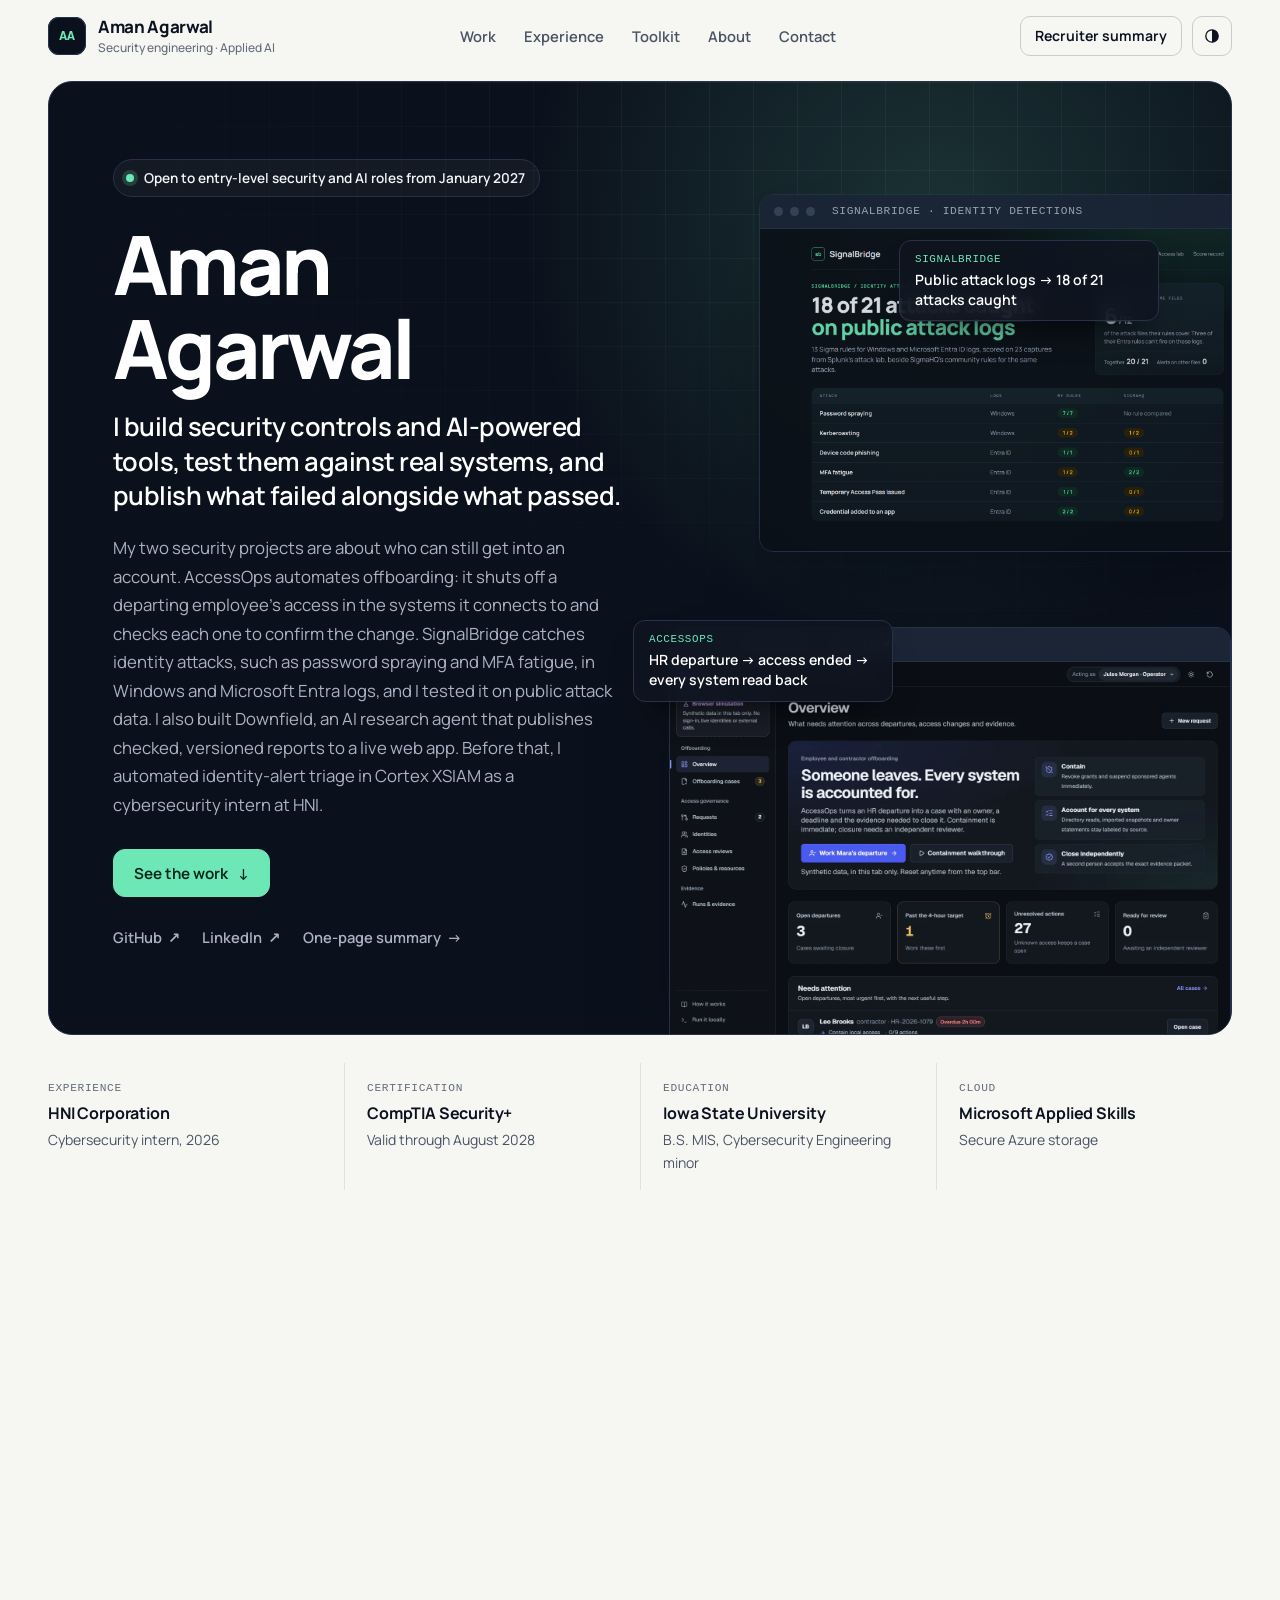
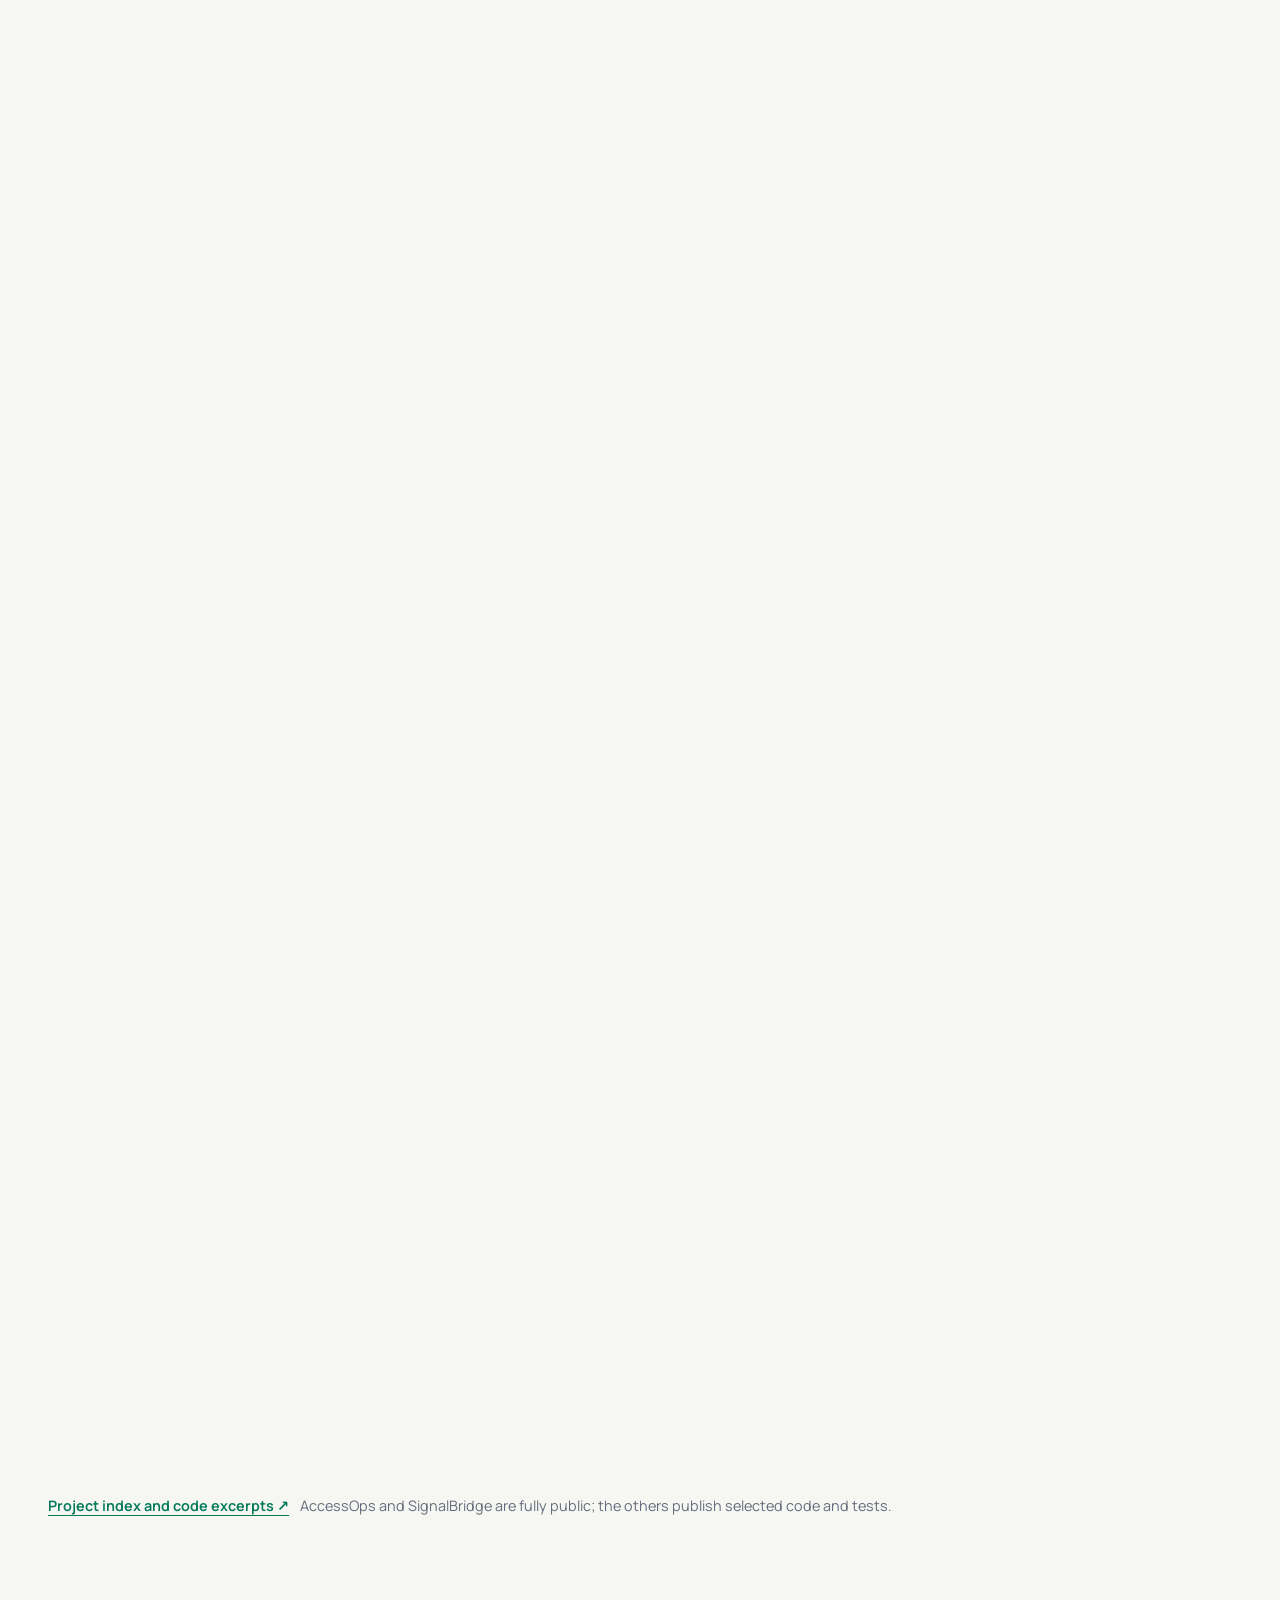
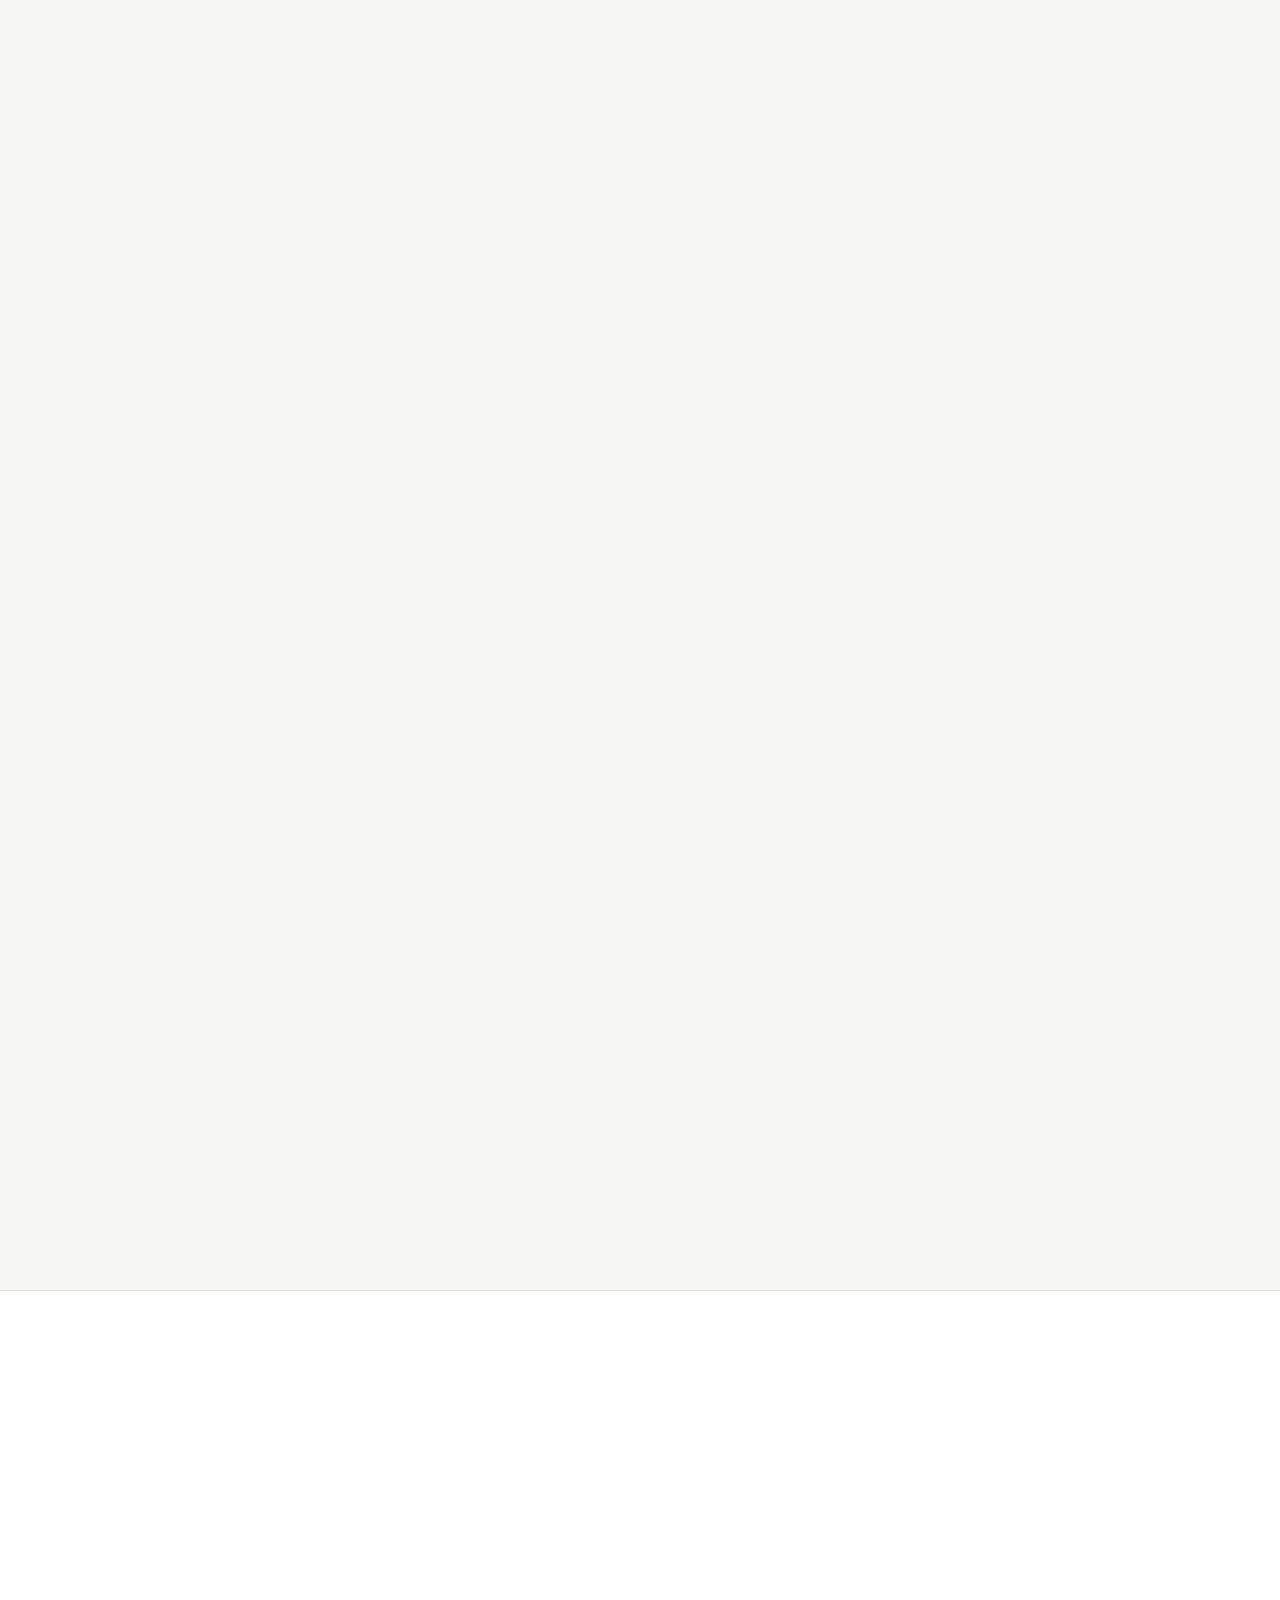
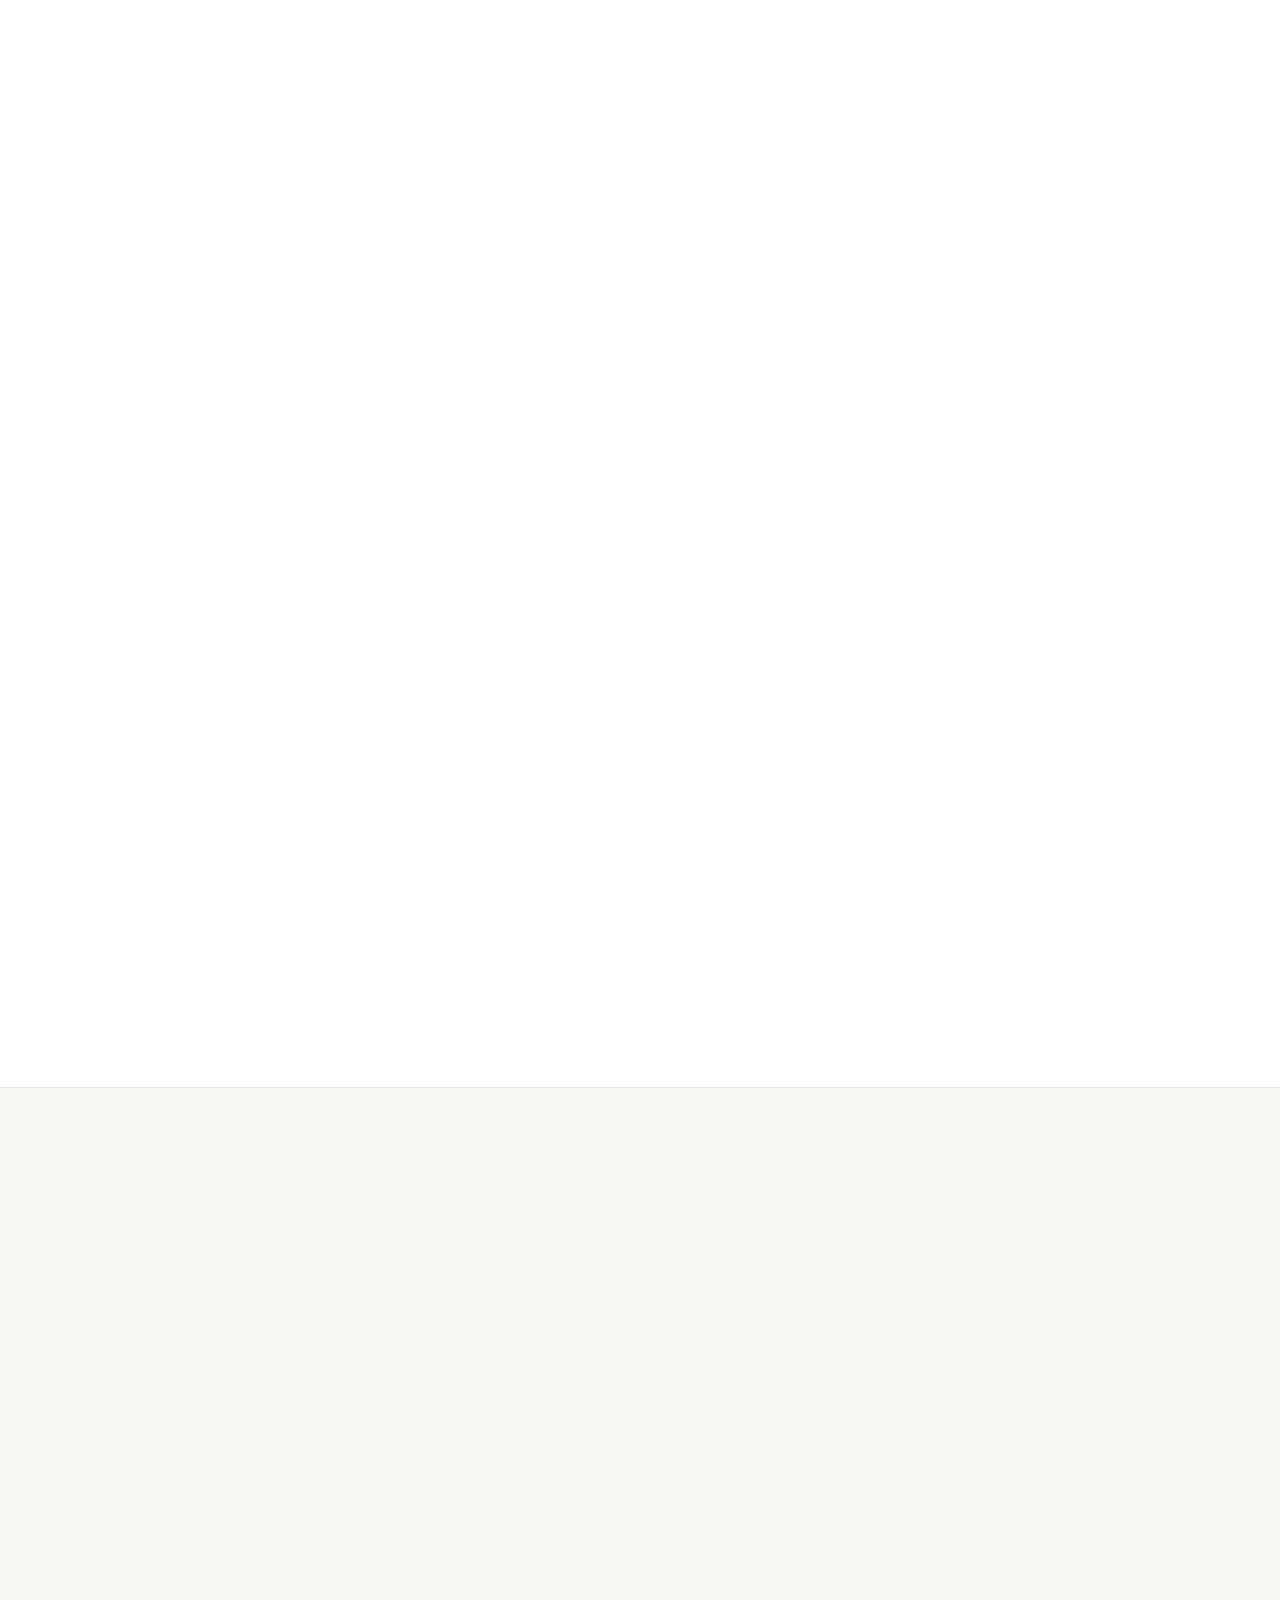
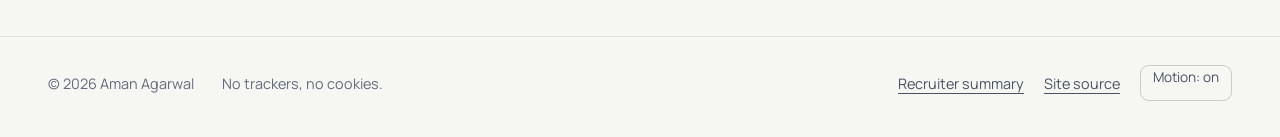
<file: index.html>
<!doctype html>
<html lang="en">
<head>
  <meta charset="utf-8" />
  <meta name="viewport" content="width=device-width, initial-scale=1" />
  <meta http-equiv="Content-Security-Policy" content="default-src 'none'; script-src 'self'; style-src 'self'; font-src 'self'; img-src 'self'; base-uri 'none'; form-action 'none'" />
  <meta name="referrer" content="strict-origin-when-cross-origin" />
  <title>Aman Agarwal · Security engineering &amp; applied AI</title>
  <meta name="description" content="Aman Agarwal builds security controls and AI-powered tools and tests them against real systems: Keycloak, a Microsoft Entra test tenant, Wazuh and an LLM research agent. Iowa State MIS, CompTIA Security+, former HNI cybersecurity intern. Available January 2027." />
  <meta name="author" content="Aman Agarwal" />
  <link rel="canonical" href="https://aman-agarwal6.github.io/" />
  <meta property="og:type" content="website" />
  <meta property="og:title" content="Aman Agarwal · Security engineering &amp; applied AI" />
  <meta property="og:description" content="Security controls and AI-powered tools, tested against real systems, with the failed runs kept on record. Iowa State MIS, CompTIA Security+, former HNI cybersecurity intern. Available January 2027." />
  <meta property="og:url" content="https://aman-agarwal6.github.io/" />
  <meta property="og:image" content="https://aman-agarwal6.github.io/assets/img/og.png" />
  <meta property="og:image:width" content="1200" />
  <meta property="og:image:height" content="630" />
  <meta name="twitter:card" content="summary_large_image" />
  <meta name="theme-color" content="#f6f6f3" media="(prefers-color-scheme: light)" />
  <meta name="theme-color" content="#0a0e15" media="(prefers-color-scheme: dark)" />
  <link rel="icon" href="assets/img/mark.svg" type="image/svg+xml" />
  <link rel="preload" href="assets/fonts/manrope.ttf" as="font" type="font/ttf" crossorigin />
  <link rel="stylesheet" href="assets/css/main.css?v=5" />
  <script src="assets/js/site.js?v=2" defer></script>
</head>
<body class="home">
<a class="skip" href="#main">Skip to content</a>
<header class="site-header">
  <nav class="wrap nav" aria-label="Primary">
    <a class="brand" href="./" aria-label="Aman Agarwal, home"><span class="brand-mark" aria-hidden="true">AA</span><span class="brand-text">Aman Agarwal<small>Security engineering · Applied AI</small></span></a>
    <ul class="nav-links">
      <li><a href="#projects">Work</a></li>
      <li><a href="#experience">Experience</a></li>
      <li><a href="#skills">Toolkit</a></li>
      <li><a href="#about">About</a></li>
      <li><a href="#contact">Contact</a></li>
    </ul>
    <div class="nav-tools"><a class="overview-link" href="overview.html">Recruiter summary</a><button class="theme-toggle js-only" type="button" aria-label="Switch color theme"><svg viewBox="0 0 24 24" width="18" height="18" aria-hidden="true"><circle cx="12" cy="12" r="8.25" fill="none" stroke="currentColor" stroke-width="1.8" /><path d="M12 3.75a8.25 8.25 0 0 1 0 16.5z" fill="currentColor" /></svg></button></div>
  </nav>
  <div class="reading-progress" aria-hidden="true"><span></span></div>
</header>

<main id="main" tabindex="-1">
  <section class="hero" aria-labelledby="intro">
    <div class="hero-panel">
      <div class="hero-copy">
        <p class="hero-kicker" data-enter-stage="0"><span class="status-dot" aria-hidden="true"></span>Open to entry-level security and AI roles from January 2027</p>
        <h1 id="intro" data-enter-stage="1">Aman Agarwal</h1>
        <p class="hero-lead" data-enter-stage="2">I build security controls and AI-powered tools, test them against real systems, and publish what failed alongside what passed.</p>
        <p class="hero-body">My two security projects are about who can still get into an account. AccessOps automates offboarding: it shuts off a departing employee’s access in the systems it connects to and checks each one to confirm the change. SignalBridge catches identity attacks, such as password spraying and MFA fatigue, in Windows and Microsoft Entra logs, and I tested it on public attack data. I also built Downfield, an AI research agent that publishes checked, versioned reports to a live web app. Before that, I automated identity-alert triage in Cortex XSIAM as a cybersecurity intern at HNI.</p>
        <div class="btn-row"><a class="btn btn-primary" href="#projects">See the work <span aria-hidden="true">↓</span></a></div>
        <ul class="hero-links">
          <li><a href="https://github.com/aman-agarwal6">GitHub <span aria-hidden="true">↗</span></a></li>
          <li><a href="https://www.linkedin.com/in/aman-agarwal6/">LinkedIn <span aria-hidden="true">↗</span></a></li>
          <li><a href="overview.html">One-page summary <span aria-hidden="true">→</span></a></li>
        </ul>
      </div>
      <div class="hero-media" data-enter-stage="3">
        <figure class="window window-back">
          <div class="window-bar" aria-hidden="true"><i></i><i></i><i></i><b>SignalBridge · identity detections</b></div>
          <a class="screenshot-link" href="assets/img/signalbridge-identity.png" data-image="assets/img/signalbridge-identity.png" data-image-title="SignalBridge identity detection results" data-caption="SignalBridge identity detection results: my rules caught 18 of 21 attacks in public attack logs; SigmaHQ's caught 6 of the 12 their rules cover." aria-label="Enlarge SignalBridge identity detection results"><img src="assets/img/signalbridge-identity.png" width="1600" height="1000" alt="SignalBridge identity detection results: 18 of 21 attacks caught on public attack logs, with a per-attack comparison against SigmaHQ's rules." /></a>
        </figure>
        <figure class="window window-front">
          <div class="window-bar" aria-hidden="true"><i></i><i></i><i></i><b>AccessOps · overview</b></div>
          <a class="screenshot-link" href="assets/img/accessops-overview.webp" data-image="assets/img/accessops-overview.webp" data-image-title="AccessOps overview" data-caption="AccessOps public demo with synthetic data: open departures, the 4-hour target and the next step for each case." aria-label="Enlarge AccessOps overview"><img src="assets/img/accessops-overview.webp" width="1440" height="960" alt="AccessOps public demo with synthetic data: open departures, the 4-hour target and the next step for each case." fetchpriority="high" /></a>
        </figure>
        <p class="proof-chip chip-a"><span class="chip-label">AccessOps</span>HR departure → access ended → every system read back</p>
        <p class="proof-chip chip-b"><span class="chip-label">SignalBridge</span>Public attack logs → 18 of 21 attacks caught</p>
      </div>
    </div>
  </section>

  <section class="creds" aria-label="Experience, certification and education">
    <ul class="wrap creds-list">
      <li><span>Experience</span><strong>HNI Corporation</strong><small>Cybersecurity intern, 2026</small></li>
      <li><span>Certification</span><strong>CompTIA Security+</strong><small>Valid through August 2028</small></li>
      <li><span>Education</span><strong>Iowa State University</strong><small>B.S. MIS, Cybersecurity Engineering minor</small></li>
      <li><span>Cloud</span><strong>Microsoft Applied Skills</strong><small>Secure Azure storage</small></li>
    </ul>
  </section>

  <section id="projects" class="section wrap" aria-labelledby="projects-title">
    <header class="section-head" data-reveal>
      <div><p class="eyebrow">Selected work</p><h2 id="projects-title">Selected work, tested against real systems.</h2></div>
      <p class="section-intro">Every number comes from a dated test run, and each case study links the runs, including the ones that failed.</p>
    </header>

    <article class="feature" id="project-accessops" data-reveal>
      <div class="feature-media">
        <figure class="window">
          <div class="window-bar" aria-hidden="true"><i></i><i></i><i></i><b>AccessOps · departure case</b></div>
          <a class="screenshot-link" href="assets/img/accessops-case.webp" data-image="assets/img/accessops-case.webp" data-image-title="AccessOps departure case" data-caption="AccessOps public demo with synthetic data: a departure case, its next step and the evidence source of each required action." aria-label="Enlarge AccessOps departure case"><img src="assets/img/accessops-case.webp" width="1440" height="960" alt="AccessOps public demo with synthetic data: a departure case, its next step and the evidence source of each required action." loading="lazy" /><span class="inspect-button" aria-hidden="true">Enlarge ↗</span></a>
        </figure>
        <ul class="badges" aria-label="Availability"><li>Public demo</li><li>Public source</li><li>Signed release</li></ul>
      </div>
      <div class="feature-body">
        <p class="project-label"><span class="num">01</span>Identity &amp; access management · Leaver automation</p>
        <h3><a href="projects/accessops.html">AccessOps</a></h3>
        <p class="tagline">Disabled isn’t done.</p>
        <p class="feature-desc">When someone leaves, an HR event shuts off their access in Microsoft Entra ID (test tenant), Keycloak and an Active Directory-compatible directory, and each system is checked to confirm the change. Anything it can’t reach stays open with an owner until someone else reviews and closes the case.</p>
        <ul class="metrics">
          <li><strong>5.7 s</strong><span>median from the HR event to the person signed out and their tokens blocked</span></li>
          <li><strong>6</strong><span>gaps found by live testing, each fixed or documented</span></li>
          <li><strong>20 s</strong><span>for Microsoft Entra ID to confirm the change, in a test tenant</span></li>
        </ul>
        <ul class="stack" aria-label="Technologies"><li>Python</li><li>Django</li><li>PostgreSQL</li><li>React</li><li>Keycloak</li><li>Microsoft Entra ID</li><li>OPA</li></ul>
        <div class="feature-actions"><a class="btn btn-primary" href="projects/accessops.html">Read the case study <span aria-hidden="true">→</span></a><a class="btn btn-ghost" href="https://aman-agarwal6.github.io/AccessOps/">Live demo <span aria-hidden="true">↗</span></a><a class="text-link" href="https://github.com/aman-agarwal6/AccessOps">Source <span aria-hidden="true">↗</span></a></div>
      </div>
    </article>

    <article class="feature feature-flip" id="project-signalbridge" data-reveal>
      <div class="feature-media">
        <figure class="window">
          <div class="window-bar" aria-hidden="true"><i></i><i></i><i></i><b>SignalBridge · identity detections</b></div>
          <a class="screenshot-link" href="assets/img/signalbridge-identity.png" data-image="assets/img/signalbridge-identity.png" data-image-title="SignalBridge identity detection results" data-caption="SignalBridge identity detection results: my rules caught 18 of 21 attacks in public attack logs; SigmaHQ's caught 6 of the 12 their rules cover." aria-label="Enlarge SignalBridge identity detection results"><img src="assets/img/signalbridge-identity.png" width="1600" height="1000" alt="SignalBridge identity detection results: 18 of 21 attacks caught on public attack logs, with a per-attack comparison against SigmaHQ's rules." loading="lazy" /><span class="inspect-button" aria-hidden="true">Enlarge ↗</span></a>
        </figure>
        <ul class="badges" aria-label="Availability"><li>Public source</li><li>Public attack data</li><li>Re-scored in CI</li></ul>
      </div>
      <div class="feature-body">
        <p class="project-label"><span class="num">02</span>Security operations · Detection engineering</p>
        <h3><a href="projects/signalbridge.html">SignalBridge</a></h3>
        <p class="tagline">Catch identity attacks in the logs a SOC already has.</p>
        <p class="feature-desc">Detection rules for password spraying, Kerberoasting, MFA fatigue and device code phishing in Windows and Microsoft Entra ID logs. I tested them on public attack data, compared them with the security community’s rules for the same attacks and counted their false alarms on a week of real network logs. A lab version also catches access that continues after it was removed, and opens a critical case when AccessOps reports a departed account in use.</p>
        <ul class="metrics">
          <li><strong>18 of 21</strong><span>public attack captures caught by my rules, with no alerts on captures they weren’t meant for</span></li>
          <li><strong>3</strong><span>community Entra rules I found can’t fire on the public exports I tested</span></li>
          <li><strong>0–20</strong><span>false alarms a day for three of the four Windows rules I measured on a week of real Los Alamos National Laboratory logs</span></li>
        </ul>
        <ul class="stack" aria-label="Technologies"><li>Sigma</li><li>Splunk SPL</li><li>KQL</li><li>Microsoft Entra ID</li><li>Windows Security logs</li><li>MITRE ATT&amp;CK</li><li>Python</li><li>Wazuh</li></ul>
        <div class="feature-actions"><a class="btn btn-primary" href="projects/signalbridge.html">Read the case study <span aria-hidden="true">→</span></a><a class="btn btn-ghost" href="https://github.com/aman-agarwal6/signalbridge">Source <span aria-hidden="true">↗</span></a></div>
      </div>
    </article>

    <section id="leaver-assurance" class="pair" aria-labelledby="leaver-assurance-title" data-reveal>
      <div class="pair-head">
        <p class="eyebrow">How the two connect</p>
        <h3 id="leaver-assurance-title">When access should end, check that it did.</h3>
        <p>AccessOps offboards a departing employee and signs an event for each step. SignalBridge verifies those events and opens a case if the person’s account is used anyway.</p>
      </div>
      <div class="diagram" tabindex="0" role="region" aria-label="Scrollable diagram: leaver events from AccessOps to SignalBridge">
        <svg viewBox="0 0 980 206" role="img" aria-labelledby="la-diagram-title">
          <title id="la-diagram-title">AccessOps receives a signed HR departure, contains access and, while the case is open, watches the account's Keycloak sign-ins for up to a day. It sends signed Shared Signals events for containment and for any sign-in after departure. SignalBridge verifies and stores each event once, opens a critical case for use after departure, and an analyst reviews it.</title>
          <defs>
            <marker id="la-arrow" viewBox="0 0 10 10" refX="9" refY="5" markerWidth="7" markerHeight="7" orient="auto-start-reverse"><path class="arrow" d="M0 0L10 5L0 10z" /></marker>
          </defs>
          <rect class="zone" x="10" y="16" width="470" height="134" rx="12" />
          <text class="s" x="26" y="40">AccessOps · offboarding</text>
          <rect class="node" x="26" y="56" width="130" height="74" rx="10" />
          <text class="t" x="91" y="88" text-anchor="middle">HR departure</text>
          <text class="s" x="91" y="108" text-anchor="middle">signed webhook</text>
          <rect class="node" x="180" y="56" width="130" height="74" rx="10" />
          <text class="t" x="245" y="88" text-anchor="middle">Contain access</text>
          <text class="s" x="245" y="108" text-anchor="middle">disable, sign out</text>
          <rect class="node-accent" x="334" y="56" width="130" height="74" rx="10" />
          <text class="t" x="399" y="88" text-anchor="middle">Watch sign-ins</text>
          <text class="s" x="399" y="108" text-anchor="middle">Keycloak, case open</text>
          <path class="edge" d="M156 93H178" marker-end="url(#la-arrow)" />
          <path class="edge" d="M310 93H332" marker-end="url(#la-arrow)" />
          <rect class="zone" x="500" y="16" width="470" height="134" rx="12" />
          <text class="s" x="516" y="40">SignalBridge · detection</text>
          <rect class="node" x="516" y="56" width="130" height="74" rx="10" />
          <text class="t" x="581" y="88" text-anchor="middle">Verify signature</text>
          <text class="s" x="581" y="108" text-anchor="middle">store each once</text>
          <rect class="node-accent" x="670" y="56" width="130" height="74" rx="10" />
          <text class="t" x="735" y="88" text-anchor="middle">Critical case</text>
          <text class="s" x="735" y="108" text-anchor="middle">use after departure</text>
          <rect class="node" x="824" y="56" width="130" height="74" rx="10" />
          <text class="t" x="889" y="88" text-anchor="middle">Analyst review</text>
          <text class="s" x="889" y="108" text-anchor="middle">assign, investigate</text>
          <path class="edge" d="M646 93H668" marker-end="url(#la-arrow)" />
          <path class="edge" d="M800 93H822" marker-end="url(#la-arrow)" />
          <path class="edge" d="M399 130V172" />
          <path class="edge" d="M245 130V172H581V132" marker-end="url(#la-arrow)" />
          <text class="s" x="413" y="194" text-anchor="middle">Signed Shared Signals events (CAEP, RISC)</text>
        </svg>
      </div>
      <ul class="metrics metrics-pair">
        <li><strong>33 s</strong><span>at most to catch a sign-in after someone has left and alert the security team</span></li>
        <li><strong>38</strong><span>signed leaver events SignalBridge verified and stored in two live rounds, none refused</span></li>
        <li><strong>1</strong><span>critical case, opened when a contained test account was re-enabled and used</span></li>
      </ul>
      <p class="diagram-note">Local labs with synthetic accounts, October 2026. <a href="projects/signalbridge.html#leaver">How SignalBridge receives the events</a> · <a href="https://github.com/aman-agarwal6/AccessOps/blob/main/contracts/leaver-signals.md">Signal contract</a></p>
    </section>

    <div class="more-head" data-reveal>
      <h3>More projects</h3>
      <p>Two deployed web apps and an AI research agent that publishes to one of them.</p>
    </div>
    <div class="card-grid card-grid-3">
      <article class="card" id="project-bettail" data-reveal>
        <figure class="card-media"><a class="screenshot-link" href="assets/img/bettail-landing.webp" data-image="assets/img/bettail-landing.webp" data-image-title="BetTail landing page" data-caption="BetTail public landing page. Product previews use illustrative sample data." aria-label="Enlarge BetTail landing page"><img src="assets/img/bettail-landing.webp" width="1600" height="1000" alt="BetTail public landing page. Product previews use illustrative sample data." loading="lazy" /><span class="inspect-button" aria-hidden="true">Enlarge ↗</span></a></figure>
        <div class="card-body">
          <p class="project-label"><span class="num">03</span>Full-stack web app · Live</p>
          <h3><a href="projects/bettail.html">BetTail</a></h3>
          <p class="tagline">A shared record for private sports-pick groups.</p>
          <p>Members post picks, follow them with their own stakes and see profit, ROI and leaderboards calculated in the database. Every request runs as the signed-in user under row-level security.</p>
          <ul class="mini-metrics"><li><strong>Live</strong>private groups track picks, results and leaderboards</li><li><strong>6</strong>issues found and fixed in my security review</li></ul>
          <p class="card-stack">Next.js · TypeScript · PostgreSQL · Supabase</p>
          <div class="card-links"><a href="projects/bettail.html">Case study <span aria-hidden="true">→</span></a><a href="https://bettail.vercel.app">Live site <span aria-hidden="true">↗</span></a></div>
        </div>
      </article>
      <article class="card" id="project-netted" data-reveal>
        <figure class="card-media"><a class="screenshot-link" href="assets/img/netted-sample.webp" data-image="assets/img/netted-sample.webp" data-image-title="Netted sample workspace" data-caption="Netted public sample workspace. Financial records shown here are fictional." aria-label="Enlarge Netted sample workspace"><img src="assets/img/netted-sample.webp" width="1600" height="1000" alt="Netted public sample workspace. Financial records shown here are fictional." loading="lazy" /><span class="inspect-button" aria-hidden="true">Enlarge ↗</span></a></figure>
        <div class="card-body">
          <p class="project-label"><span class="num">04</span>Personal finance · Beta</p>
          <h3><a href="projects/netted.html">Netted</a></h3>
          <p class="tagline">A spreadsheet’s rules turned into an app.</p>
          <p>A personal-finance app for trade profit, shared funds and budgeting. I wrote the accounting rules before any code, enforced MFA inside the database, and wrote a risk register for non-technical decision makers.</p>
          <ul class="mini-metrics"><li><strong>7</strong>risks in my register, each with an owner, a fix and a due date</li><li><strong>506</strong>journal records restored from an encrypted backup, all hash-matched</li></ul>
          <p class="card-stack">Next.js · TypeScript · PostgreSQL · Supabase</p>
          <div class="card-links"><a href="projects/netted.html">Case study <span aria-hidden="true">→</span></a><a href="https://getnetted.vercel.app">Product site <span aria-hidden="true">↗</span></a></div>
        </div>
      </article>
      <article class="card" id="project-downfield" data-reveal>
        <div class="card-media research-visual" role="img" aria-label="Downfield workflow: captured sources, an agent with two tools and no secrets, code checks, a validated and versioned report."><p class="research-top"><span>Downfield · research workflow</span><span>LLM agent</span></p><ol class="research-steps"><li><small>01 Input</small><strong>Captured sources</strong></li><li><small>02 Agent</small><strong>Two tools, no secrets</strong></li><li><small>03 Checks</small><strong>Schema, arithmetic, provenance</strong></li><li><small>04 Output</small><strong>Validated, versioned report</strong></li></ol></div>
        <div class="card-body">
          <p class="project-label"><span class="num">05</span>Applied AI · LLM agent</p>
          <h3><a href="projects/downfield.html">Downfield</a></h3>
          <p class="tagline">An AI research agent with guardrails.</p>
          <p>A local AI agent that turns game, injury, news and weather data into structured NFL reports for BetTail. It runs with two tools and no app secrets, and code checks every report before it’s published.</p>
          <ul class="mini-metrics"><li><strong>32 games</strong>covered across two NFL weeks, with 415 saved reports</li><li><strong>Every report</strong>checked for schema and arithmetic before it’s published</li></ul>
          <p class="card-stack">Node.js · JSON Schema · Claude</p>
          <div class="card-links"><a href="projects/downfield.html">Case study <span aria-hidden="true">→</span></a><a href="projects/bettail.html#agent">BetTail integration <span aria-hidden="true">→</span></a></div>
        </div>
      </article>
    </div>
    <p class="source-note"><a href="https://github.com/aman-agarwal6/aman-agarwal6.github.io/blob/main/docs/PROJECTS.md">Project index and code excerpts <span aria-hidden="true">↗</span></a> AccessOps and SignalBridge are fully public; the others publish selected code and tests.</p>
  </section>

  <section id="findings" class="section wrap" aria-labelledby="findings-title">
    <header class="section-head" data-reveal>
      <div><p class="eyebrow">Findings</p><h2 id="findings-title">What testing caught.</h2></div>
      <p class="section-intro">Some of the most useful results were failures. Each one below was caught by a test, fixed, and now has a test that proves the fix.</p>
    </header>
    <div class="finding-grid">
      <article class="finding" data-reveal>
        <p class="finding-tag"><b>AccessOps</b>Identity</p>
        <h3>Disabled, but still signed in</h3>
        <dl>
          <div><dt>Found</dt><dd>After the account was disabled, the person stayed signed in to the app and Keycloak kept their session.</dd></div>
          <div><dt>Fixed</dt><dd>Offboarding now ends every sign-in session and signs the person out of each app; the step only counts once no session is left.</dd></div>
          <div><dt>Proof</dt><dd>22 before-and-after session and token checks, from refresh tokens to a token the app checks itself.</dd></div>
        </dl>
        <p class="finding-links"><a href="https://github.com/aman-agarwal6/AccessOps/blob/main/docs/verification.md">Verification ledger <span aria-hidden="true">↗</span></a><a href="projects/accessops.html#caught">All six gaps <span aria-hidden="true">→</span></a></p>
      </article>
      <article class="finding" data-reveal>
        <p class="finding-tag"><b>SignalBridge</b>Authorization</p>
        <h3>Writes accepted after access was removed</h3>
        <dl>
          <div><dt>Found</dt><dd>All 4 test writes were accepted when a user’s role, workspace membership or account was withdrawn between the access check and the write. Access was checked before the write, not during it.</dd></div>
          <div><dt>Fixed</dt><dd>Access is now checked inside the same database transaction as the write.</dd></div>
          <div><dt>Proof</dt><dd>13 regression tests covering revoked access, disabled accounts and workspace changes.</dd></div>
        </dl>
        <p class="finding-links"><a href="https://github.com/aman-agarwal6/signalbridge/blob/60158010c3c6a3bff2f82017d632534c85c7ba57/bridge/services.py">Fix <span aria-hidden="true">↗</span></a><a href="https://github.com/aman-agarwal6/signalbridge/blob/60158010c3c6a3bff2f82017d632534c85c7ba57/tests/test_authorization_refresh.py">Tests <span aria-hidden="true">↗</span></a><a href="https://github.com/aman-agarwal6/signalbridge/blob/60158010c3c6a3bff2f82017d632534c85c7ba57/docs/evidence/20260925-authorization-refresh.json">Before and after <span aria-hidden="true">↗</span></a></p>
      </article>
      <article class="finding" data-reveal>
        <p class="finding-tag"><b>SignalBridge</b>Detection</p>
        <h3>Community rules that can’t fire</h3>
        <dl>
          <div><dt>Found</dt><dd>Three of SigmaHQ’s Microsoft Entra rules, for device code phishing, Temporary Access Passes and new app credentials, look for a field that the public sign-in and audit exports I tested don’t have.</dd></div>
          <div><dt>Fixed</dt><dd>My rules use fields these exports do have, and CI re-scores every rule on the same public attack logs.</dd></div>
          <div><dt>Proof</dt><dd>On 23 public attack captures, my rules caught 18 of 21 attacks; SigmaHQ’s caught 6 of the 12 they cover.</dd></div>
        </dl>
        <p class="finding-links"><a href="https://github.com/aman-agarwal6/signalbridge/blob/main/detections/identity/README.md">Results and rules <span aria-hidden="true">↗</span></a><a href="projects/signalbridge.html#identity">How it was scored <span aria-hidden="true">→</span></a></p>
      </article>
      <article class="finding" data-reveal>
        <p class="finding-tag"><b>SignalBridge</b>Detection</p>
        <h3>An attack that hid behind the computer’s account</h3>
        <dl>
          <div><dt>Found</dt><dd>Kerberoasting run as SYSTEM asks for tickets under the computer’s account. SigmaHQ’s rule and my first draft both ignored computer accounts, so both missed tickets for 25 services in ten minutes.</dd></div>
          <div><dt>Fixed</dt><dd>My rule now counts every requester and alerts on the burst itself, so it no longer needs that filter.</dd></div>
          <div><dt>Proof</dt><dd>The burst is caught with no new alerts on the 9 other Windows captures the rule ran on. The rules README describes the first run and the change.</dd></div>
        </dl>
        <p class="finding-links"><a href="https://github.com/aman-agarwal6/signalbridge/blob/main/detections/identity/rules/windows/w1_kerberoasting_burst.yml">Rule <span aria-hidden="true">↗</span></a><a href="https://github.com/aman-agarwal6/signalbridge/blob/main/detections/identity/score-report.json">Score record <span aria-hidden="true">↗</span></a></p>
      </article>
    </div>
    <p class="findings-more" data-reveal>AccessOps’ live runs found six gaps: two in signing-key handling and four that disabling an account leaves open, from a surviving group membership to Kerberos tickets valid for 10 hours. Each was fixed or documented. <a href="projects/accessops.html#caught">See all six <span aria-hidden="true">→</span></a></p>
  </section>

  <section id="experience" class="section-band" aria-labelledby="experience-title">
    <div class="wrap">
      <header class="section-head" data-reveal>
        <div><p class="eyebrow">Experience</p><h2 id="experience-title">Cybersecurity intern, HNI Corporation.</h2></div>
        <p class="section-intro">May–July 2026 · Muscatine, Iowa. Security work in an enterprise environment, from phishing triage to threat-intelligence automation with handoff guides for analysts.</p>
      </header>
      <div class="xp-grid">
        <aside class="xp-side" data-reveal>
          <p>My internship covered incident response, phishing and data-loss-prevention investigation, <strong>Cortex XSIAM</strong> automation, Python threat-intelligence integrations and Azure security checks. I also wrote handoff guides so analysts could run and extend those workflows.</p>
          <ul class="tags" aria-label="Tools used at HNI"><li>Cortex XSIAM</li><li>Proofpoint TRAP</li><li>Proofpoint DLP</li><li>VirusTotal</li><li>Wiz</li><li>Rego</li><li>Microsoft Azure</li><li>Python</li><li>HPE Aruba EdgeConnect</li></ul>
          <p class="scope-note">Employer code and records stay private.</p>
        </aside>
        <div class="xp-main" data-reveal data-reveal-order="1">
          <ul class="metrics">
            <li><strong>30+</strong><span>identity alerts triaged automatically across 3 alert types in Cortex XSIAM</span></li>
            <li><strong>6 + 2</strong><span>scripts and playbooks for scheduled threat-intelligence updates</span></li>
            <li><strong>3</strong><span>SOC handoff guides with architecture diagrams and test procedures</span></li>
          </ul>
          <ol class="xp-list">
            <li><h3>Incident response and phishing investigation</h3><p>Supported incident response using Proofpoint TRAP and VirusTotal; contacted users and classified reported emails as phishing or benign.</p></li>
            <li><h3>Data-loss-prevention investigation</h3><p>Investigated potential exposure of Social Security and payment-card data using Proofpoint DLP.</p></li>
            <li><h3>Cortex XSIAM identity-alert automation</h3><p>Automated triage for 3 identity-alert types in Cortex XSIAM; processed 30+ alerts without manual review and escalated ambiguous cases to analysts.</p></li>
            <li><h3>Azure security controls and Wiz queries</h3><p>Wrote 3 Rego security controls and 6 Wiz Security Graph queries to identify Azure WAF and network-access gaps, validating configurations against defined security requirements.</p></li>
            <li><h3>HPE Aruba EdgeConnect integration</h3><p>Integrated HPE Aruba EdgeConnect with Cortex XSIAM through Python REST APIs to support threat-intelligence workflows.</p></li>
            <li><h3>Threat-intelligence scripts and playbooks</h3><p>Developed 6 scripts and 2 playbooks for scheduled threat-intelligence updates, with auditable runs and dry-run safeguards.</p></li>
            <li><h3>SOC handoff and technical documentation</h3><p>Produced 3 SOC handoff guides with architecture diagrams, testing procedures and troubleshooting instructions so analysts could maintain and extend the automation.</p></li>
          </ol>
        </div>
      </div>
    </div>
  </section>

  <section id="skills" class="section wrap" aria-labelledby="skills-title">
    <header class="section-head" data-reveal>
      <div><p class="eyebrow">Toolkit</p><h2 id="skills-title">Tools I’ve used.</h2></div>
      <p class="section-intro">Grouped by the job they did, with where I used them.</p>
    </header>
    <div class="toolkit">
      <article data-reveal><h3>Identity &amp; access</h3><ul class="tags tool-tags"><li><img class="tool-icon is-dark" src="assets/img/tools/keycloak.svg" width="16" height="16" alt="" />Keycloak: OIDC, SCIM, MFA</li><li><span class="tool-icon tool-letter" aria-hidden="true">E</span>Microsoft Entra ID and Graph</li><li><span class="tool-icon tool-letter" aria-hidden="true">S</span>Samba AD: LDAPS, Kerberos</li><li><span class="tool-icon tool-letter" aria-hidden="true">O</span>OPA and Rego</li><li><img class="tool-icon" src="assets/img/tools/openid.svg" width="16" height="16" alt="" />Shared Signals: CAEP, RISC</li></ul><p class="used-in">AccessOps · SignalBridge · HNI</p></article>
      <article data-reveal><h3>Detection &amp; response</h3><ul class="tags tool-tags"><li><img class="tool-icon" src="assets/img/tools/paloaltonetworks.svg" width="16" height="16" alt="" />Cortex XSIAM</li><li><span class="tool-icon tool-letter" aria-hidden="true">W</span>Wazuh SIEM</li><li><span class="tool-icon tool-letter" aria-hidden="true">Σ</span>Sigma rules</li><li><img class="tool-icon is-dark" src="assets/img/tools/splunk.svg" width="16" height="16" alt="" />Splunk SPL</li><li><span class="tool-icon tool-letter" aria-hidden="true">K</span>KQL</li><li><span class="tool-icon tool-letter" aria-hidden="true">S</span>Shuffle SOAR</li><li><span class="tool-icon tool-letter" aria-hidden="true">P</span>Proofpoint TRAP and DLP</li><li><img class="tool-icon" src="assets/img/tools/virustotal.svg" width="16" height="16" alt="" />VirusTotal</li><li><img class="tool-icon" src="assets/img/tools/zap.svg" width="16" height="16" alt="" />OWASP ZAP</li></ul><p class="used-in">HNI · SignalBridge</p></article>
      <article data-reveal><h3>Cloud security</h3><ul class="tags tool-tags"><li><span class="tool-icon tool-letter" aria-hidden="true">A</span>Microsoft Azure</li><li><span class="tool-icon tool-letter" aria-hidden="true">W</span>Wiz Security Graph</li><li><span class="tool-icon tool-letter" aria-hidden="true">O</span>Rego cloud controls</li></ul><p class="used-in">HNI · Microsoft Applied Skills</p></article>
      <article data-reveal><h3>Engineering</h3><ul class="tags tool-tags"><li><img class="tool-icon" src="assets/img/tools/python.svg" width="16" height="16" alt="" />Python</li><li><img class="tool-icon is-dark" src="assets/img/tools/django.svg" width="16" height="16" alt="" />Django</li><li><img class="tool-icon" src="assets/img/tools/postgresql.svg" width="16" height="16" alt="" />PostgreSQL</li><li><img class="tool-icon" src="assets/img/tools/typescript.svg" width="16" height="16" alt="" />TypeScript</li><li><img class="tool-icon" src="assets/img/tools/react.svg" width="16" height="16" alt="" />React</li><li><img class="tool-icon is-dark" src="assets/img/tools/nextdotjs.svg" width="16" height="16" alt="" />Next.js</li><li><img class="tool-icon" src="assets/img/tools/supabase.svg" width="16" height="16" alt="" />Supabase</li><li><img class="tool-icon" src="assets/img/tools/docker.svg" width="16" height="16" alt="" />Docker</li></ul><p class="used-in">All projects</p></article>
      <article data-reveal><h3>Delivery</h3><ul class="tags tool-tags"><li><img class="tool-icon" src="assets/img/tools/githubactions.svg" width="16" height="16" alt="" />GitHub Actions</li><li><img class="tool-icon is-dark" src="assets/img/tools/github.svg" width="16" height="16" alt="" />CodeQL and dependency review</li><li>Signed releases with SBOM</li></ul><p class="used-in">AccessOps · SignalBridge · BetTail</p></article>
      <article data-reveal><h3>Applied AI</h3><ul class="tags tool-tags"><li><img class="tool-icon" src="assets/img/tools/claude.svg" width="16" height="16" alt="" />LLM agents (Claude)</li><li><img class="tool-icon is-dark" src="assets/img/tools/json.svg" width="16" height="16" alt="" />Structured output with JSON Schema</li><li>Tool and environment allowlists</li><li>Source provenance</li></ul><p class="used-in">Downfield · BetTail</p></article>
    </div>
  </section>

  <section id="about" class="section wrap" aria-labelledby="about-title">
    <div class="about-grid">
      <div class="about-copy" data-reveal>
        <p class="eyebrow">About</p>
        <h2 id="about-title">Business systems background. Security focus.</h2>
        <p class="about-lead">I study Management Information Systems at Iowa State, with a minor in Cybersecurity Engineering. I start from how a business process actually runs, like a departure, an alert queue or a shared budget, and build the control or tool that makes it reliable.</p>
        <h3>How I work</h3>
        <p>I begin with a concrete failure, such as a leaver who can still sign in, an alert that fires twice or an AI report that cites a page it never read, and work back to a control and a test that would catch it. Then I run that test against the real system, keep the record and write down what it doesn’t prove.</p>
      </div>
      <aside class="about-card" data-reveal data-reveal-order="1">
        <h3>Education</h3>
        <p><strong>Iowa State University</strong><br />B.S. Management Information Systems<br />Minor in Cybersecurity Engineering<br />Graduating December 2026</p>
        <h3>Credentials</h3>
        <ul class="cred-list">
          <li><strong>CompTIA Security+</strong><span>Aug 2025 – Aug 2028</span></li>
          <li><strong>Microsoft Applied Skills</strong><span>Secure Azure storage</span></li>
          <li><strong>Wiz Cloud Core</strong><span>Training</span></li>
        </ul>
        <h3>Looking for</h3>
        <p>Entry-level roles in security engineering, security operations or identity and access management, and AI engineering or automation roles, starting January 2027.</p>
      </aside>
    </div>
  </section>

  <section id="contact" class="contact" aria-labelledby="contact-title">
    <div class="contact-panel" data-reveal>
      <div class="contact-copy">
        <p class="eyebrow">Contact</p>
        <h2 id="contact-title">Let’s talk about the work.</h2>
        <p>I’m looking for an entry-level security role on a team I can learn from. Email is the fastest way to reach me.</p>
      </div>
      <div class="contact-actions">
      <p class="contact-email">aagarwalcollege@gmail.com</p>
      <ul class="contact-links">
        <li><a href="https://www.linkedin.com/in/aman-agarwal6/">LinkedIn <span aria-hidden="true">↗</span></a></li>
        <li><a href="https://github.com/aman-agarwal6">GitHub <span aria-hidden="true">↗</span></a></li>
        <li><a href="overview.html">Recruiter summary <span aria-hidden="true">→</span></a></li>
      </ul>
      </div>
    </div>
  </section>
</main>

<dialog id="image-viewer" class="image-dialog" aria-labelledby="image-title" aria-describedby="image-instructions">
  <div class="dialog-head">
    <h2 id="image-title">Project screenshot</h2>
    <div class="dialog-actions">
      <button type="button" data-image-zoom aria-pressed="false">View full size</button>
      <a data-image-original target="_blank" rel="noopener noreferrer">Open original ↗</a>
      <button type="button" data-close-dialog aria-label="Close screenshot">Close ×</button>
    </div>
  </div>
  <p id="image-instructions" class="viewer-note">View full size to read details. Scroll or swipe to move around the enlarged image.</p>
  <figure>
    <div class="image-viewport" role="region" aria-label="Screenshot, scroll to inspect when enlarged" tabindex="0">
      <img id="inspected-image" alt="" />
    </div>
    <figcaption id="inspected-caption"></figcaption>
  </figure>
</dialog>

<footer class="site-footer">
  <div class="wrap footer-inner">
    <span>© 2026 Aman Agarwal</span>
    <span class="footer-note">No trackers, no cookies.</span>
    <nav class="footer-links" aria-label="Footer"><a href="overview.html">Recruiter summary</a><a href="https://github.com/aman-agarwal6/aman-agarwal6.github.io">Site source</a><button type="button" class="motion-control js-only" aria-pressed="false">Motion: on</button></nav>
  </div>
</footer>
</body>
</html>
</file>
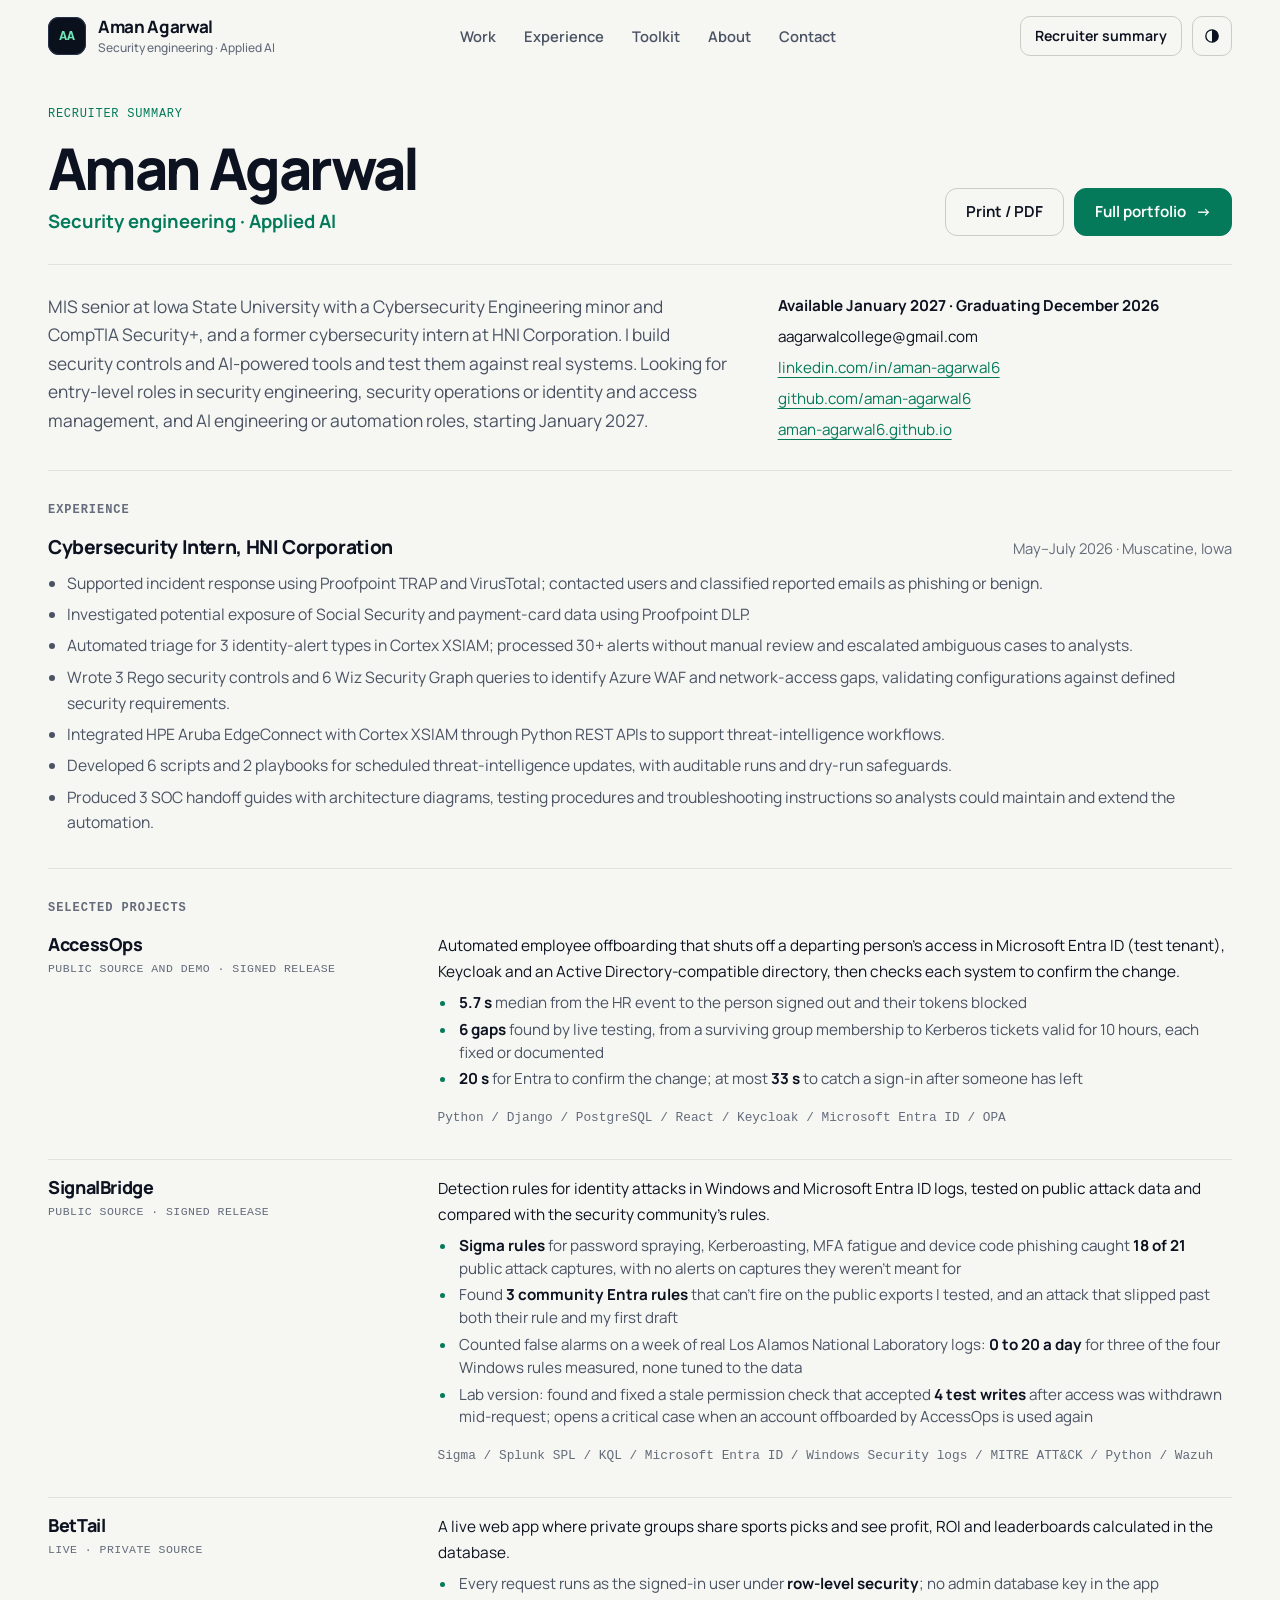
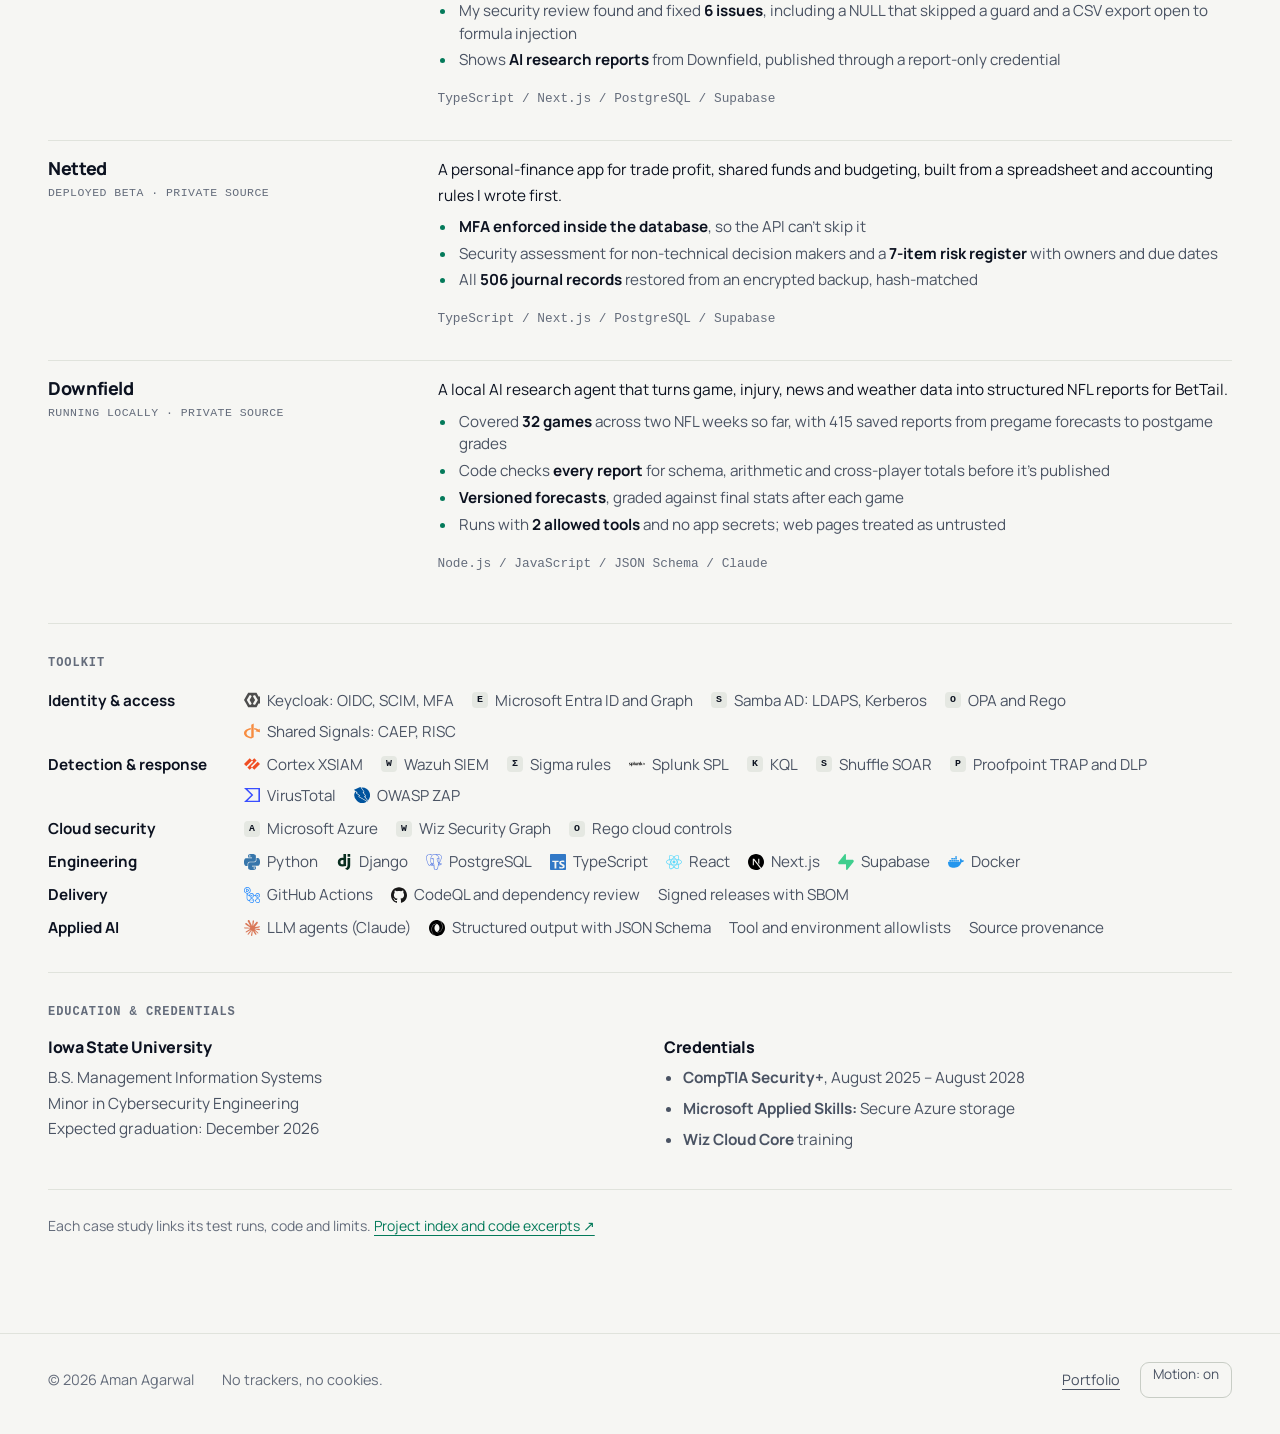
<file: overview.html>
<!doctype html>
<html lang="en">
<head>
  <meta charset="utf-8" />
  <meta name="viewport" content="width=device-width, initial-scale=1" />
  <meta http-equiv="Content-Security-Policy" content="default-src 'none'; script-src 'self'; style-src 'self'; font-src 'self'; img-src 'self'; base-uri 'none'; form-action 'none'" />
  <meta name="referrer" content="strict-origin-when-cross-origin" />
  <title>Recruiter summary · Aman Agarwal</title>
  <meta name="description" content="One-page summary of Aman Agarwal: HNI cybersecurity internship, identity and detection projects, toolkit, education and credentials. Available January 2027." />
  <meta name="author" content="Aman Agarwal" />
  <link rel="canonical" href="https://aman-agarwal6.github.io/overview.html" />
  <meta property="og:type" content="website" />
  <meta property="og:title" content="Recruiter summary · Aman Agarwal" />
  <meta property="og:description" content="One-page summary of Aman Agarwal: HNI cybersecurity internship, identity and detection projects, toolkit, education and credentials. Available January 2027." />
  <meta property="og:url" content="https://aman-agarwal6.github.io/overview.html" />
  <meta property="og:image" content="https://aman-agarwal6.github.io/assets/img/og.png" />
  <meta name="twitter:card" content="summary_large_image" />
  <meta name="theme-color" content="#f6f6f3" media="(prefers-color-scheme: light)" />
  <meta name="theme-color" content="#0a0e15" media="(prefers-color-scheme: dark)" />
  <link rel="icon" href="assets/img/mark.svg" type="image/svg+xml" />
  <link rel="preload" href="assets/fonts/manrope.ttf" as="font" type="font/ttf" crossorigin />
  <link rel="stylesheet" href="assets/css/main.css?v=5" />
  <script src="assets/js/site.js?v=2" defer></script>
</head><body class="summary-page"><a class="skip" href="#main">Skip to content</a>
<header class="site-header">
  <nav class="wrap nav" aria-label="Primary">
    <a class="brand" href="./" aria-label="Aman Agarwal, home"><span class="brand-mark" aria-hidden="true">AA</span><span class="brand-text">Aman Agarwal<small>Security engineering · Applied AI</small></span></a>
    <ul class="nav-links">
      <li><a href="./#projects">Work</a></li>
      <li><a href="./#experience">Experience</a></li>
      <li><a href="./#skills">Toolkit</a></li>
      <li><a href="./#about">About</a></li>
      <li><a href="./#contact">Contact</a></li>
    </ul>
    <div class="nav-tools"><a class="overview-link" href="overview.html">Recruiter summary</a><button class="theme-toggle js-only" type="button" aria-label="Switch color theme"><svg viewBox="0 0 24 24" width="18" height="18" aria-hidden="true"><circle cx="12" cy="12" r="8.25" fill="none" stroke="currentColor" stroke-width="1.8" /><path d="M12 3.75a8.25 8.25 0 0 1 0 16.5z" fill="currentColor" /></svg></button></div>
  </nav>
  <div class="reading-progress" aria-hidden="true"><span></span></div>
</header><main id="main" class="wrap summary-main" tabindex="-1">
  <div class="summary-top">
    <div><p class="eyebrow">Recruiter summary</p><h1>Aman Agarwal</h1><p class="summary-role">Security engineering · Applied AI</p></div>
    <div class="summary-actions"><button type="button" class="btn btn-ghost js-only" data-print>Print / PDF</button><a class="btn btn-primary" href="./">Full portfolio <span aria-hidden="true">→</span></a></div>
  </div>
  <div class="summary-intro">
    <p>MIS senior at Iowa State University with a Cybersecurity Engineering minor and CompTIA Security+, and a former cybersecurity intern at HNI Corporation. I build security controls and AI-powered tools and test them against real systems. Looking for entry-level roles in security engineering, security operations or identity and access management, and AI engineering or automation roles, starting January 2027.</p>
    <ul class="summary-contacts">
      <li class="availability">Available January 2027 · Graduating December 2026</li>
      <li>aagarwalcollege@gmail.com</li>
      <li><a href="https://www.linkedin.com/in/aman-agarwal6/">linkedin.com/in/aman-agarwal6</a></li>
      <li><a href="https://github.com/aman-agarwal6">github.com/aman-agarwal6</a></li>
      <li><a href="https://aman-agarwal6.github.io/">aman-agarwal6.github.io</a></li>
    </ul>
  </div>
  <section class="summary-section" id="industry-experience" aria-labelledby="experience-title">
    <h2 id="experience-title">Experience</h2>
    <div class="summary-job-head"><h3>Cybersecurity Intern, HNI Corporation</h3><span>May–July 2026 · Muscatine, Iowa</span></div>
    <ul class="summary-list">
      <li>Supported incident response using Proofpoint TRAP and VirusTotal; contacted users and classified reported emails as phishing or benign.</li>
      <li>Investigated potential exposure of Social Security and payment-card data using Proofpoint DLP.</li>
      <li>Automated triage for 3 identity-alert types in Cortex XSIAM; processed 30+ alerts without manual review and escalated ambiguous cases to analysts.</li>
      <li>Wrote 3 Rego security controls and 6 Wiz Security Graph queries to identify Azure WAF and network-access gaps, validating configurations against defined security requirements.</li>
      <li>Integrated HPE Aruba EdgeConnect with Cortex XSIAM through Python REST APIs to support threat-intelligence workflows.</li>
      <li>Developed 6 scripts and 2 playbooks for scheduled threat-intelligence updates, with auditable runs and dry-run safeguards.</li>
      <li>Produced 3 SOC handoff guides with architecture diagrams, testing procedures and troubleshooting instructions so analysts could maintain and extend the automation.</li>
    </ul>
  </section>
  <section class="summary-section" aria-labelledby="projects-title">
    <h2 id="projects-title">Selected projects</h2>
    <div class="summary-projects">
      <article><div><h3><a href="projects/accessops.html">AccessOps</a></h3><span class="summary-status">Public source and demo · Signed release</span></div><div><p class="summary-lede">Automated employee offboarding that shuts off a departing person's access in Microsoft Entra ID (test tenant), Keycloak and an Active Directory-compatible directory, then checks each system to confirm the change.</p><ul class="summary-points"><li><strong>5.7 s</strong> median from the HR event to the person signed out and their tokens blocked</li><li><strong>6 gaps</strong> found by live testing, from a surviving group membership to Kerberos tickets valid for 10 hours, each fixed or documented</li><li><strong>20 s</strong> for Entra to confirm the change; at most <strong>33 s</strong> to catch a sign-in after someone has left</li></ul><small>Python / Django / PostgreSQL / React / Keycloak / Microsoft Entra ID / OPA</small></div></article>
      <article><div><h3><a href="projects/signalbridge.html">SignalBridge</a></h3><span class="summary-status">Public source · Signed release</span></div><div><p class="summary-lede">Detection rules for identity attacks in Windows and Microsoft Entra ID logs, tested on public attack data and compared with the security community's rules.</p><ul class="summary-points"><li><strong>Sigma rules</strong> for password spraying, Kerberoasting, MFA fatigue and device code phishing caught <strong>18 of 21</strong> public attack captures, with no alerts on captures they weren't meant for</li><li>Found <strong>3 community Entra rules</strong> that can't fire on the public exports I tested, and an attack that slipped past both their rule and my first draft</li><li>Counted false alarms on a week of real Los Alamos National Laboratory logs: <strong>0 to 20 a day</strong> for three of the four Windows rules measured, none tuned to the data</li><li>Lab version: found and fixed a stale permission check that accepted <strong>4 test writes</strong> after access was withdrawn mid-request; opens a critical case when an account offboarded by AccessOps is used again</li></ul><small>Sigma / Splunk SPL / KQL / Microsoft Entra ID / Windows Security logs / MITRE ATT&amp;CK / Python / Wazuh</small></div></article>
      <article><div><h3><a href="projects/bettail.html">BetTail</a></h3><span class="summary-status">Live · Private source</span></div><div><p class="summary-lede">A live web app where private groups share sports picks and see profit, ROI and leaderboards calculated in the database.</p><ul class="summary-points"><li>Every request runs as the signed-in user under <strong>row-level security</strong>; no admin database key in the app</li><li>My security review found and fixed <strong>6 issues</strong>, including a NULL that skipped a guard and a CSV export open to formula injection</li><li>Shows <strong>AI research reports</strong> from Downfield, published through a report-only credential</li></ul><small>TypeScript / Next.js / PostgreSQL / Supabase</small></div></article>
      <article><div><h3><a href="projects/netted.html">Netted</a></h3><span class="summary-status">Deployed beta · Private source</span></div><div><p class="summary-lede">A personal-finance app for trade profit, shared funds and budgeting, built from a spreadsheet and accounting rules I wrote first.</p><ul class="summary-points"><li><strong>MFA enforced inside the database</strong>, so the API can't skip it</li><li>Security assessment for non-technical decision makers and a <strong>7-item risk register</strong> with owners and due dates</li><li>All <strong>506 journal records</strong> restored from an encrypted backup, hash-matched</li></ul><small>TypeScript / Next.js / PostgreSQL / Supabase</small></div></article>
      <article><div><h3><a href="projects/downfield.html">Downfield</a></h3><span class="summary-status">Running locally · Private source</span></div><div><p class="summary-lede">A local AI research agent that turns game, injury, news and weather data into structured NFL reports for BetTail.</p><ul class="summary-points"><li>Covered <strong>32 games</strong> across two NFL weeks so far, with 415 saved reports from pregame forecasts to postgame grades</li><li>Code checks <strong>every report</strong> for schema, arithmetic and cross-player totals before it's published</li><li><strong>Versioned forecasts</strong>, graded against final stats after each game</li><li>Runs with <strong>2 allowed tools</strong> and no app secrets; web pages treated as untrusted</li></ul><small>Node.js / JavaScript / JSON Schema / Claude</small></div></article>
    </div>
  </section>
  <section class="summary-section" aria-labelledby="skills-title">
    <h2 id="skills-title">Toolkit</h2>
    <dl class="summary-skills">
      <div><dt>Identity &amp; access</dt><dd><ul class="tool-list"><li><img class="tool-icon is-dark" src="assets/img/tools/keycloak.svg" width="16" height="16" alt="" />Keycloak: OIDC, SCIM, MFA</li><li><span class="tool-icon tool-letter" aria-hidden="true">E</span>Microsoft Entra ID and Graph</li><li><span class="tool-icon tool-letter" aria-hidden="true">S</span>Samba AD: LDAPS, Kerberos</li><li><span class="tool-icon tool-letter" aria-hidden="true">O</span>OPA and Rego</li><li><img class="tool-icon" src="assets/img/tools/openid.svg" width="16" height="16" alt="" />Shared Signals: CAEP, RISC</li></ul></dd></div>
      <div><dt>Detection &amp; response</dt><dd><ul class="tool-list"><li><img class="tool-icon" src="assets/img/tools/paloaltonetworks.svg" width="16" height="16" alt="" />Cortex XSIAM</li><li><span class="tool-icon tool-letter" aria-hidden="true">W</span>Wazuh SIEM</li><li><span class="tool-icon tool-letter" aria-hidden="true">Σ</span>Sigma rules</li><li><img class="tool-icon is-dark" src="assets/img/tools/splunk.svg" width="16" height="16" alt="" />Splunk SPL</li><li><span class="tool-icon tool-letter" aria-hidden="true">K</span>KQL</li><li><span class="tool-icon tool-letter" aria-hidden="true">S</span>Shuffle SOAR</li><li><span class="tool-icon tool-letter" aria-hidden="true">P</span>Proofpoint TRAP and DLP</li><li><img class="tool-icon" src="assets/img/tools/virustotal.svg" width="16" height="16" alt="" />VirusTotal</li><li><img class="tool-icon" src="assets/img/tools/zap.svg" width="16" height="16" alt="" />OWASP ZAP</li></ul></dd></div>
      <div><dt>Cloud security</dt><dd><ul class="tool-list"><li><span class="tool-icon tool-letter" aria-hidden="true">A</span>Microsoft Azure</li><li><span class="tool-icon tool-letter" aria-hidden="true">W</span>Wiz Security Graph</li><li><span class="tool-icon tool-letter" aria-hidden="true">O</span>Rego cloud controls</li></ul></dd></div>
      <div><dt>Engineering</dt><dd><ul class="tool-list"><li><img class="tool-icon" src="assets/img/tools/python.svg" width="16" height="16" alt="" />Python</li><li><img class="tool-icon is-dark" src="assets/img/tools/django.svg" width="16" height="16" alt="" />Django</li><li><img class="tool-icon" src="assets/img/tools/postgresql.svg" width="16" height="16" alt="" />PostgreSQL</li><li><img class="tool-icon" src="assets/img/tools/typescript.svg" width="16" height="16" alt="" />TypeScript</li><li><img class="tool-icon" src="assets/img/tools/react.svg" width="16" height="16" alt="" />React</li><li><img class="tool-icon is-dark" src="assets/img/tools/nextdotjs.svg" width="16" height="16" alt="" />Next.js</li><li><img class="tool-icon" src="assets/img/tools/supabase.svg" width="16" height="16" alt="" />Supabase</li><li><img class="tool-icon" src="assets/img/tools/docker.svg" width="16" height="16" alt="" />Docker</li></ul></dd></div>
      <div><dt>Delivery</dt><dd><ul class="tool-list"><li><img class="tool-icon" src="assets/img/tools/githubactions.svg" width="16" height="16" alt="" />GitHub Actions</li><li><img class="tool-icon is-dark" src="assets/img/tools/github.svg" width="16" height="16" alt="" />CodeQL and dependency review</li><li>Signed releases with SBOM</li></ul></dd></div>
      <div><dt>Applied AI</dt><dd><ul class="tool-list"><li><img class="tool-icon" src="assets/img/tools/claude.svg" width="16" height="16" alt="" />LLM agents (Claude)</li><li><img class="tool-icon is-dark" src="assets/img/tools/json.svg" width="16" height="16" alt="" />Structured output with JSON Schema</li><li>Tool and environment allowlists</li><li>Source provenance</li></ul></dd></div>
    </dl>
  </section>
  <section class="summary-section" id="education" aria-labelledby="education-title">
    <h2 id="education-title">Education &amp; credentials</h2>
    <div class="summary-grid">
      <div><h3>Iowa State University</h3><p>B.S. Management Information Systems<br />Minor in Cybersecurity Engineering<br />Expected graduation: <time datetime="2026-12">December 2026</time></p></div>
      <div><h3>Credentials</h3><ul class="summary-list"><li><strong>CompTIA Security+</strong>, <time datetime="2025-08">August 2025</time> – <time datetime="2028-08">August 2028</time></li><li><strong>Microsoft Applied Skills:</strong> Secure Azure storage</li><li><strong>Wiz Cloud Core</strong> training</li></ul></div>
    </div>
  </section>
  <p class="summary-disclosure">Each case study links its test runs, code and limits. <a href="https://github.com/aman-agarwal6/aman-agarwal6.github.io/blob/main/docs/PROJECTS.md">Project index and code excerpts ↗</a></p>
  <p class="summary-print-url">Case studies and evidence: aman-agarwal6.github.io</p>
</main><footer class="site-footer">
  <div class="wrap footer-inner">
    <span>© 2026 Aman Agarwal</span>
    <span class="footer-note">No trackers, no cookies.</span>
    <nav class="footer-links" aria-label="Footer"><a href="./">Portfolio</a><button type="button" class="motion-control js-only" aria-pressed="false">Motion: on</button></nav>
  </div>
</footer></body></html>
</file>
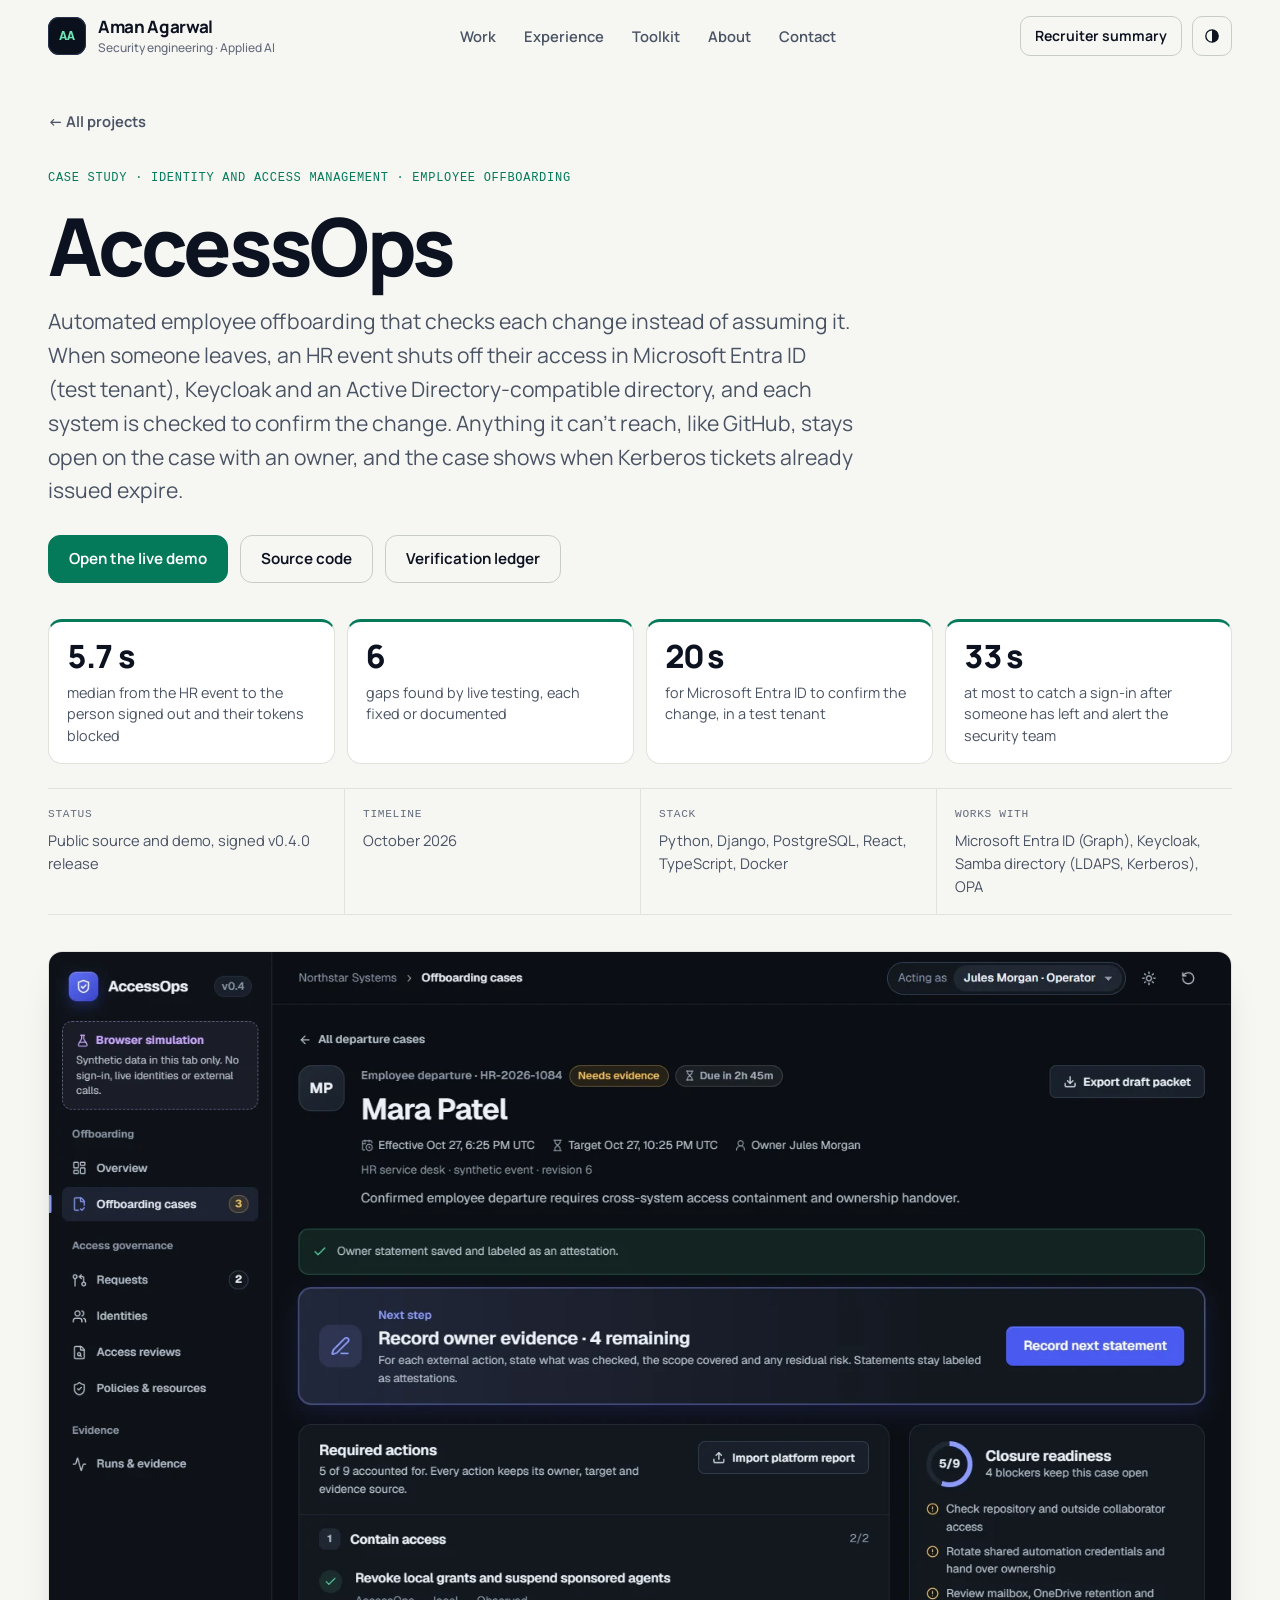
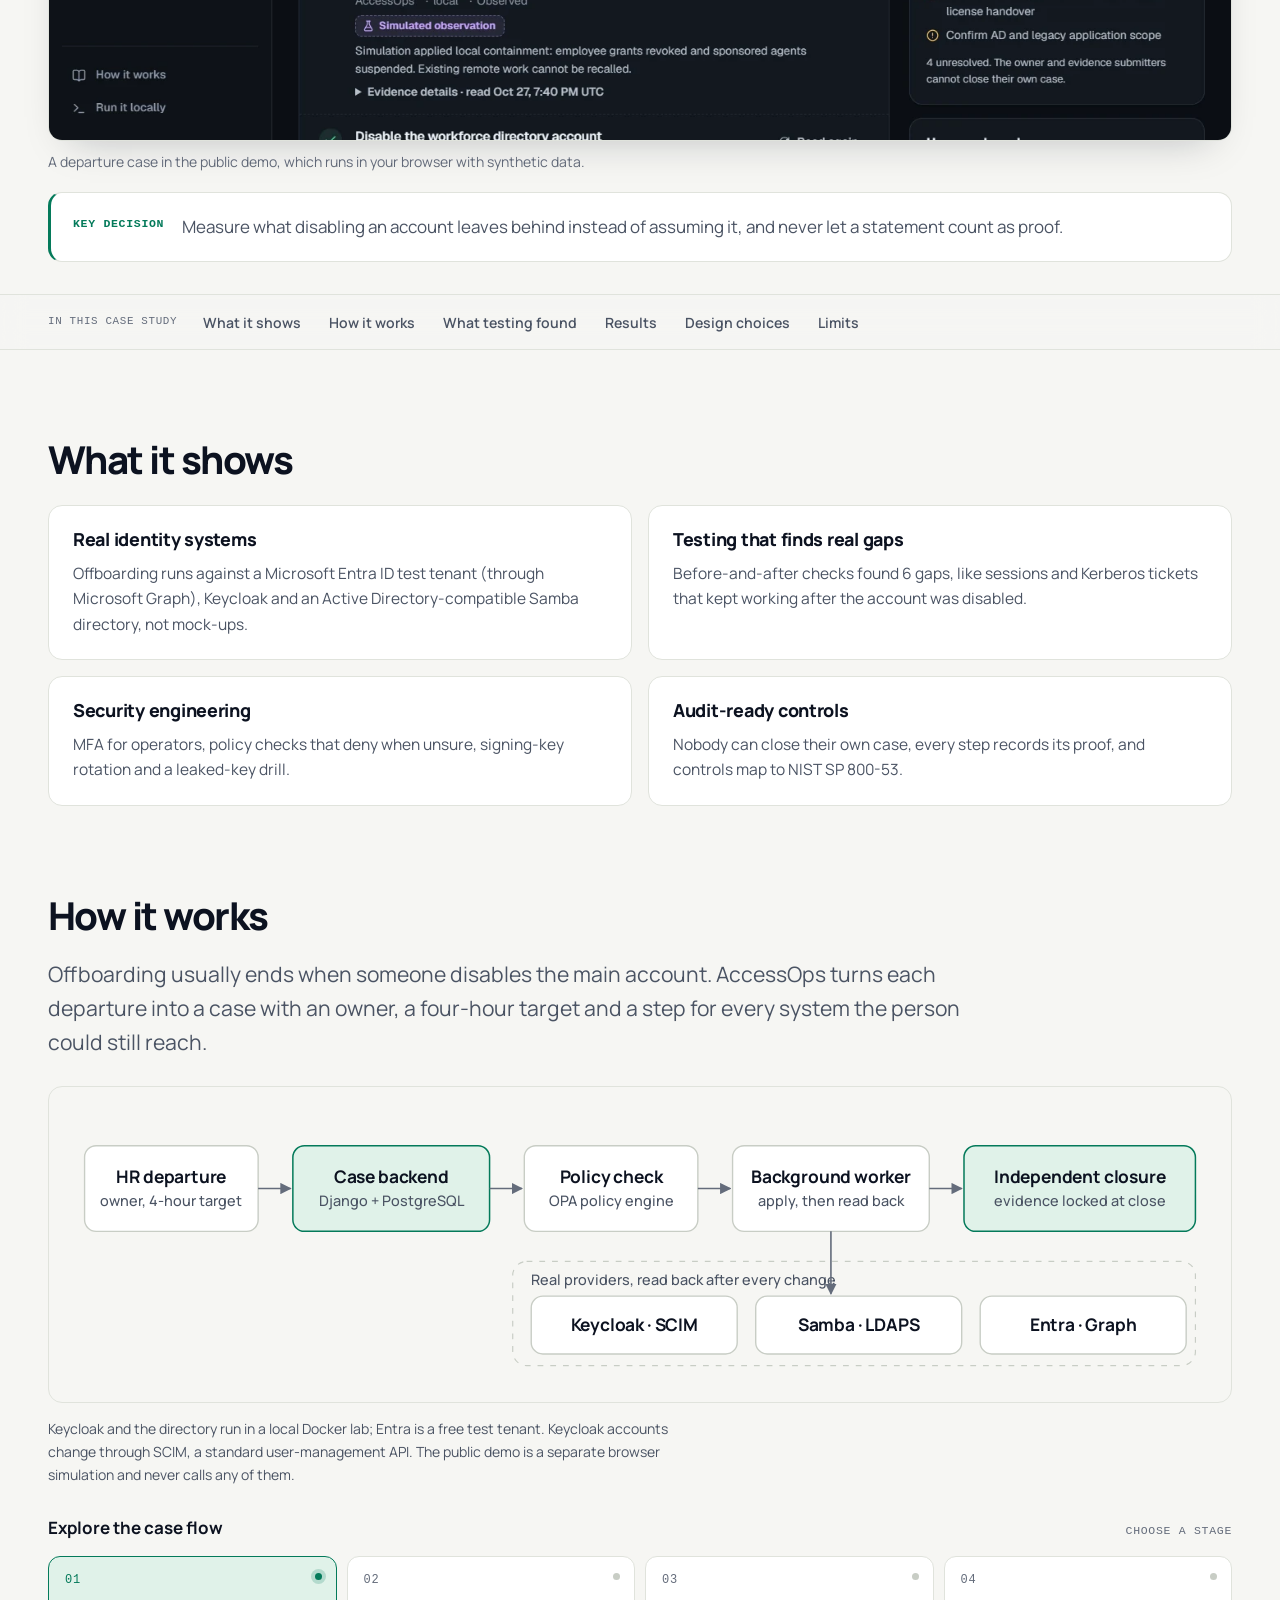
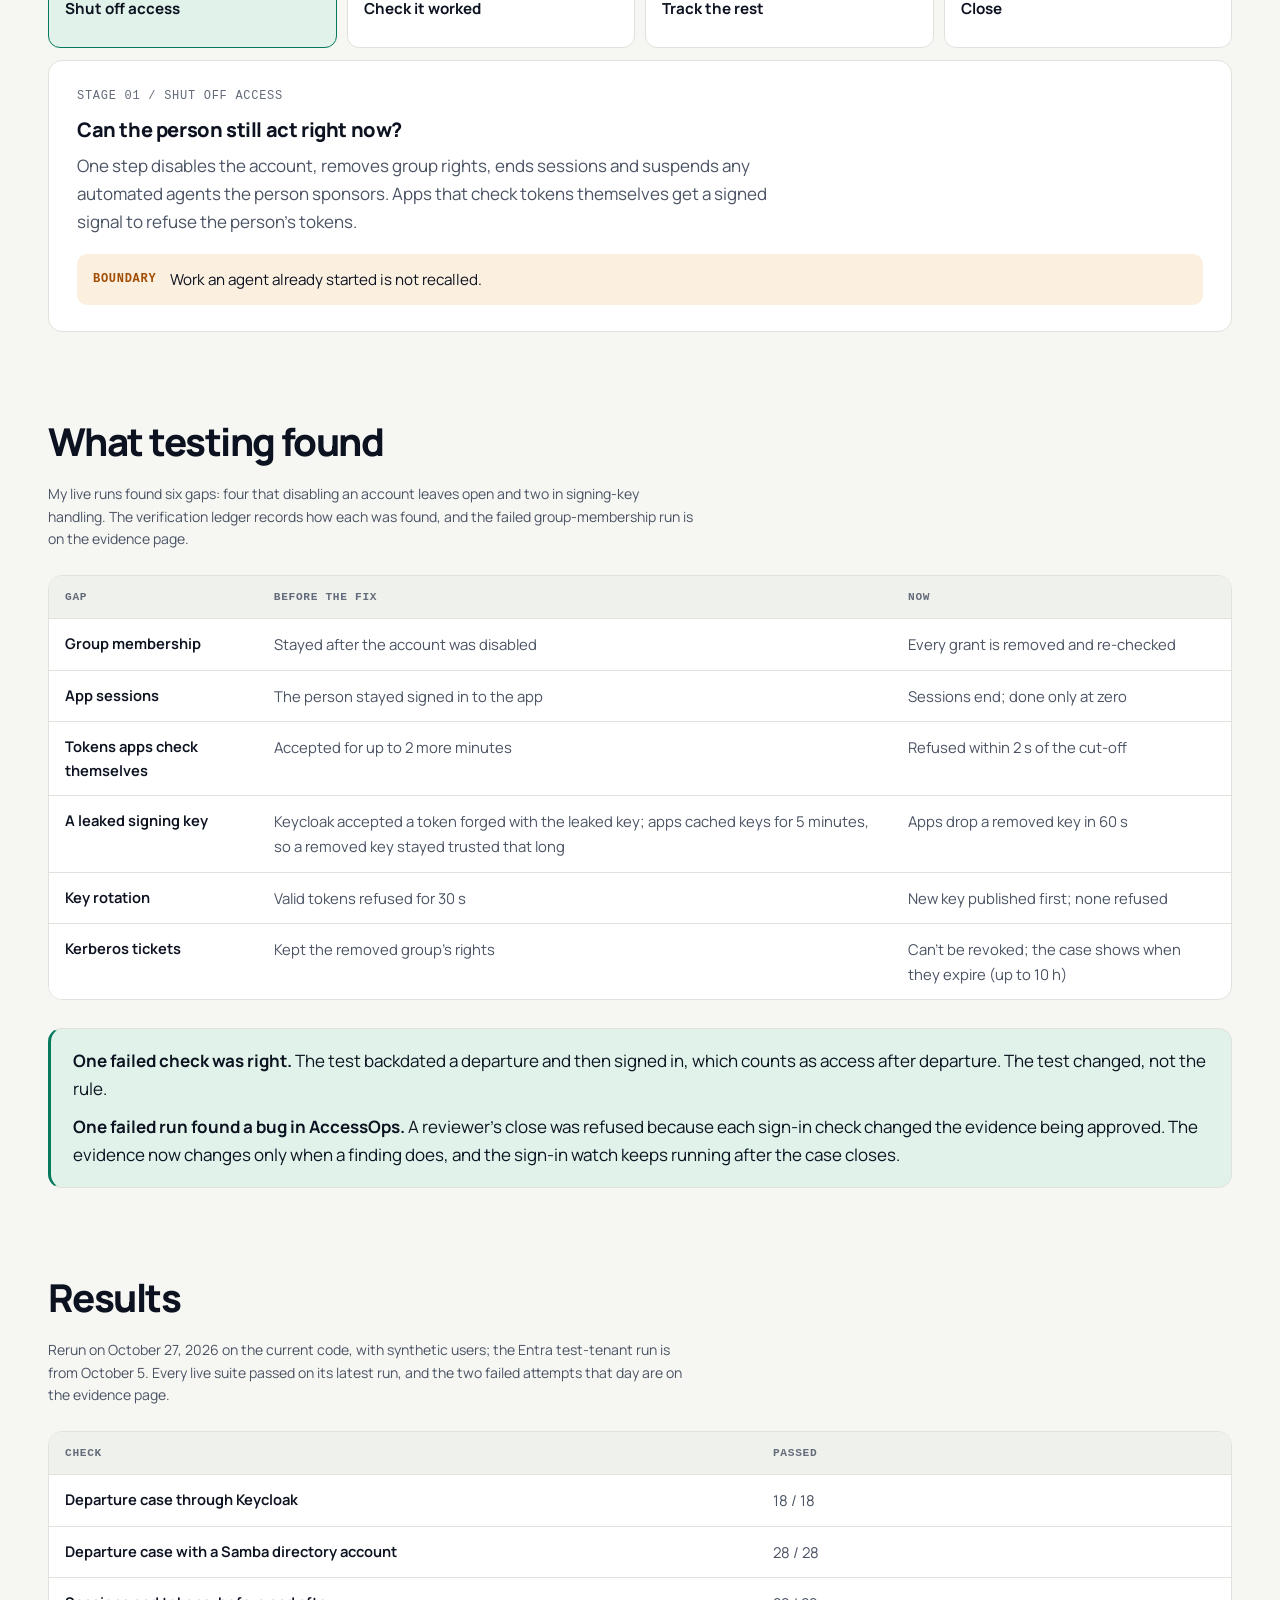
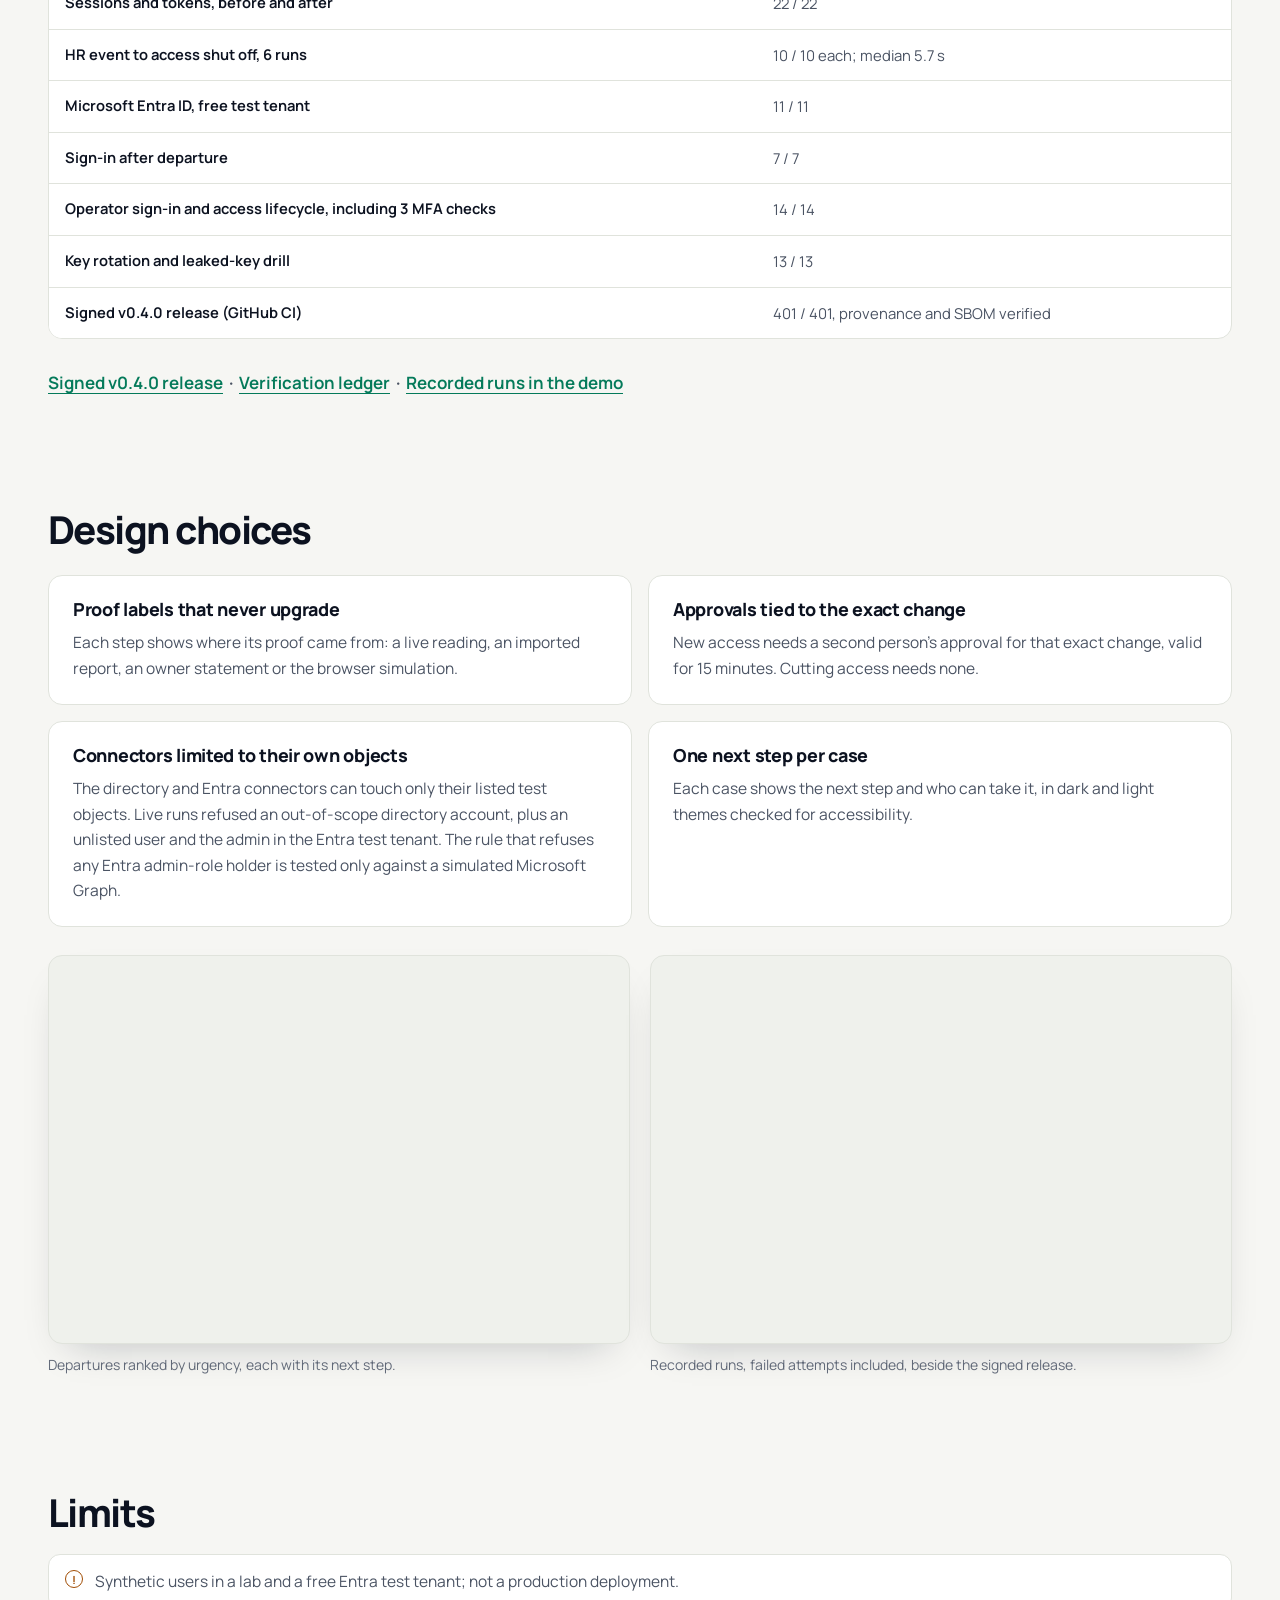
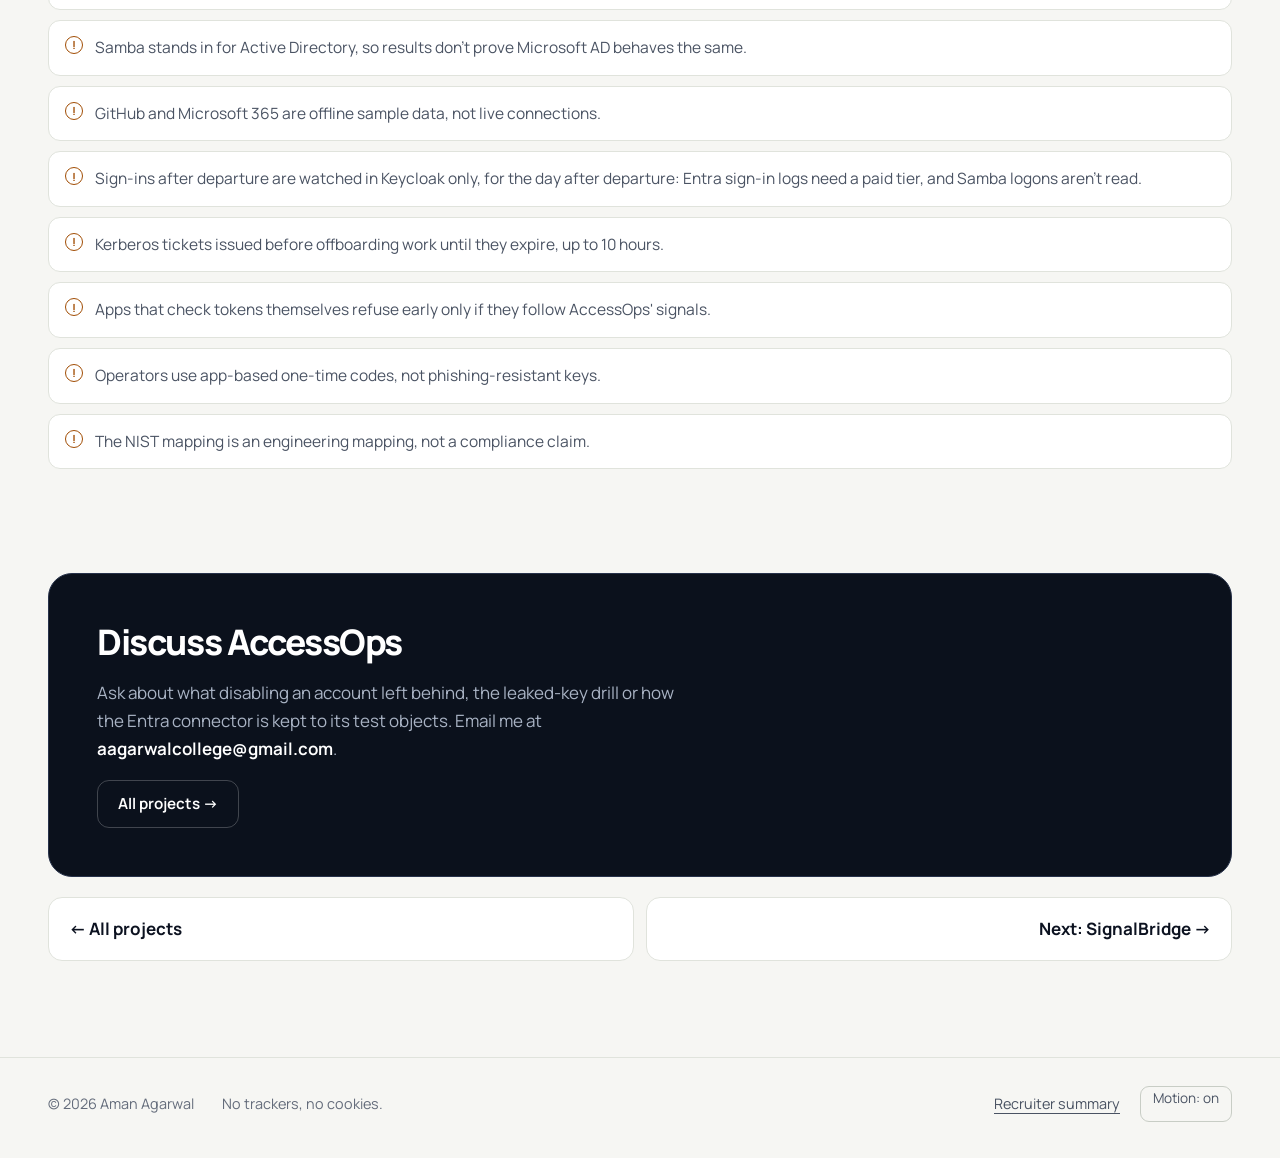
<file: projects/accessops.html>
<!doctype html>
<html lang="en">
  <head>
    <meta charset="utf-8" />
    <meta name="viewport" content="width=device-width, initial-scale=1" />
    <meta
      http-equiv="Content-Security-Policy"
      content="default-src 'none'; script-src 'self'; style-src 'self'; font-src 'self'; img-src 'self'; base-uri 'none'; form-action 'none'"
    />
    <meta name="referrer" content="strict-origin-when-cross-origin" />
    <title>AccessOps case study · Aman Agarwal</title>
    <meta
      name="description"
      content="AccessOps ends a departing employee's access in Keycloak, a Microsoft Entra ID test tenant and an Active Directory-compatible directory from a signed HR event, checks each system, and shows six gaps found in live runs."
    />
    <link rel="canonical" href="https://aman-agarwal6.github.io/projects/accessops.html" />
    <meta property="og:type" content="article" />
    <meta property="og:title" content="AccessOps · Disabled isn't done" />
    <meta
      property="og:description"
      content="Leaver automation verified against real Keycloak, a Microsoft Entra test tenant and a Samba directory: access contained a median 5.7 s after a signed HR event, six gaps found, each fixed or documented, signed releases."
    />
    <meta property="og:url" content="https://aman-agarwal6.github.io/projects/accessops.html" />
    <meta property="og:image" content="https://aman-agarwal6.github.io/assets/img/og-accessops.png" />
    <meta property="og:image:width" content="1200" />
    <meta property="og:image:height" content="630" />
    <meta name="twitter:card" content="summary_large_image" />
    <link rel="icon" href="../assets/img/mark.svg" type="image/svg+xml" />
    <link rel="preload" href="../assets/fonts/manrope.ttf" as="font" type="font/ttf" crossorigin />
    <link rel="stylesheet" href="../assets/css/main.css?v=5" />
    <script src="../assets/js/site.js?v=2" defer></script>
  </head>
  <body class="case-page">
    <a class="skip" href="#main">Skip to content</a>
<header class="site-header">
  <nav class="wrap nav" aria-label="Primary">
    <a class="brand" href="../" aria-label="Aman Agarwal, home"><span class="brand-mark" aria-hidden="true">AA</span><span class="brand-text">Aman Agarwal<small>Security engineering · Applied AI</small></span></a>
    <ul class="nav-links">
      <li><a href="../#projects">Work</a></li>
      <li><a href="../#experience">Experience</a></li>
      <li><a href="../#skills">Toolkit</a></li>
      <li><a href="../#about">About</a></li>
      <li><a href="../#contact">Contact</a></li>
    </ul>
    <div class="nav-tools"><a class="overview-link" href="../overview.html">Recruiter summary</a><button class="theme-toggle js-only" type="button" aria-label="Switch color theme"><svg viewBox="0 0 24 24" width="18" height="18" aria-hidden="true"><circle cx="12" cy="12" r="8.25" fill="none" stroke="currentColor" stroke-width="1.8" /><path d="M12 3.75a8.25 8.25 0 0 1 0 16.5z" fill="currentColor" /></svg></button></div>
  </nav>
  <div class="reading-progress" aria-hidden="true"><span></span></div>
</header>

    <main id="main" class="wrap" tabindex="-1">
      <a class="crumb" href="../#projects">← All projects</a>
      <div class="cs-hero">
        <div class="eyebrow">Case study · Identity and access management · Employee offboarding</div>
        <h1>AccessOps</h1>
        <p class="lede">
          Automated employee offboarding that checks each change instead of assuming it. When
          someone leaves, an HR event shuts off their access in Microsoft Entra ID (test tenant),
          Keycloak and an Active Directory-compatible directory, and each system is checked to
          confirm the change. Anything it can't reach, like GitHub, stays open on the case with an
          owner, and the case shows when Kerberos tickets already issued expire.
        </p>
        <div class="btn-row">
          <a class="btn btn-primary" href="https://aman-agarwal6.github.io/AccessOps/">Open the live demo</a>
          <a class="btn btn-ghost" href="https://github.com/aman-agarwal6/AccessOps">Source code</a>
          <a class="btn btn-ghost" href="https://github.com/aman-agarwal6/AccessOps/blob/main/docs/verification.md">Verification ledger</a>
        </div>
        <ul class="tiles" aria-label="Results at a glance">
          <li><strong>5.7 s</strong>median from the HR event to the person signed out and their tokens blocked</li>
          <li><strong>6</strong>gaps found by live testing, each fixed or documented</li>
          <li><strong>20 s</strong>for Microsoft Entra ID to confirm the change, in a test tenant</li>
          <li><strong>33 s</strong>at most to catch a sign-in after someone has left and alert the security team</li>
        </ul>
        <dl class="cs-meta">
          <div>
            <dt>Status</dt>
            <dd>Public source and demo, signed v0.4.0 release</dd>
          </div>
          <div>
            <dt>Timeline</dt>
            <dd>October 2026</dd>
          </div>
          <div>
            <dt>Stack</dt>
            <dd>Python, Django, PostgreSQL, React, TypeScript, Docker</dd>
          </div>
          <div>
            <dt>Works with</dt>
            <dd>Microsoft Entra ID (Graph), Keycloak, Samba directory (LDAPS, Kerberos), OPA</dd>
          </div>
        </dl>
        <figure class="figure">
          <a class="screenshot-link" href="../assets/img/accessops-case.webp" data-image="../assets/img/accessops-case.webp" data-image-title="AccessOps departure case" data-caption="A departure case in the public demo: the next step, required actions grouped by phase and the evidence source of each action" aria-label="Enlarge AccessOps departure case"><img
            src="../assets/img/accessops-case.webp"
            width="1440"
            height="960"
            alt="A departure case in the public demo: the next step, required actions grouped by phase and the evidence source of each action"
          /><span class="inspect-button" aria-hidden="true">Enlarge ↗</span></a>
          <figcaption>A departure case in the public demo, which runs in your browser with synthetic data.</figcaption>
        </figure>
      </div>

      <p class="ownership-decision"><strong>Key decision</strong>Measure what disabling an account leaves behind instead of assuming it, and never let a statement count as proof.</p>
      <nav class="contents" aria-label="On this page">
        <span>In this case study</span><a href="#shows">What it shows</a
        ><a href="#flow">How it works</a><a href="#caught">What testing found</a
        ><a href="#results">Results</a><a href="#decisions">Design choices</a
        ><a href="#limits">Limits</a>
      </nav>

      <section class="cs-section" aria-labelledby="shows">
        <h2 id="shows">What it shows</h2>
        <div class="two-col">
          <div class="decision">
            <h3>Real identity systems</h3>
            <p>Offboarding runs against a Microsoft Entra ID test tenant (through Microsoft Graph), Keycloak and an Active Directory-compatible Samba directory, not mock-ups.</p>
          </div>
          <div class="decision">
            <h3>Testing that finds real gaps</h3>
            <p>Before-and-after checks found 6 gaps, like sessions and Kerberos tickets that kept working after the account was disabled.</p>
          </div>
          <div class="decision">
            <h3>Security engineering</h3>
            <p>MFA for operators, policy checks that deny when unsure, signing-key rotation and a leaked-key drill.</p>
          </div>
          <div class="decision">
            <h3>Audit-ready controls</h3>
            <p>Nobody can close their own case, every step records its proof, and controls map to NIST SP 800-53.</p>
          </div>
        </div>
      </section>

      <section class="cs-section" aria-labelledby="flow">
        <h2 id="flow">How it works</h2>
        <p class="lede">
          Offboarding usually ends when someone disables the main account. AccessOps turns each
          departure into a case with an owner, a four-hour target and a step for every system the
          person could still reach.
        </p>
        <div class="diagram" tabindex="0" role="region" aria-label="Scrollable architecture diagram">
          <svg viewBox="0 0 980 230" role="img" aria-labelledby="ao-diagram-title">
            <title id="ao-diagram-title">
              AccessOps flow: an HR event opens a case in the Django and PostgreSQL backend; every
              action is checked by the OPA policy engine; a background worker applies and reads
              back changes in Keycloak, the Samba directory and a Microsoft Entra test tenant; an
              independent reviewer closes the evidence packet.
            </title>
            <defs>
              <marker id="ao-arrow" viewBox="0 0 10 10" refX="9" refY="5" markerWidth="7" markerHeight="7" orient="auto-start-reverse">
                <path class="arrow" d="M0 0L10 5L0 10z" />
              </marker>
            </defs>
            <g>
              <rect class="node" x="10" y="30" width="150" height="74" rx="10" />
              <text class="t" x="85" y="62" text-anchor="middle">HR departure</text>
              <text class="s" x="85" y="82" text-anchor="middle">owner, 4-hour target</text>
              <rect class="node-accent" x="190" y="30" width="170" height="74" rx="10" />
              <text class="t" x="275" y="62" text-anchor="middle">Case backend</text>
              <text class="s" x="275" y="82" text-anchor="middle">Django + PostgreSQL</text>
              <rect class="node" x="390" y="30" width="150" height="74" rx="10" />
              <text class="t" x="465" y="62" text-anchor="middle">Policy check</text>
              <text class="s" x="465" y="82" text-anchor="middle">OPA policy engine</text>
              <rect class="node" x="570" y="30" width="170" height="74" rx="10" />
              <text class="t" x="655" y="62" text-anchor="middle">Background worker</text>
              <text class="s" x="655" y="82" text-anchor="middle">apply, then read back</text>
              <rect class="node-accent" x="770" y="30" width="200" height="74" rx="10" />
              <text class="t" x="870" y="62" text-anchor="middle">Independent closure</text>
              <text class="s" x="870" y="82" text-anchor="middle">evidence locked at close</text>
              <path class="edge" d="M160 67H188" marker-end="url(#ao-arrow)" />
              <path class="edge" d="M360 67H388" marker-end="url(#ao-arrow)" />
              <path class="edge" d="M540 67H568" marker-end="url(#ao-arrow)" />
              <path class="edge" d="M740 67H768" marker-end="url(#ao-arrow)" />
              <rect class="zone" x="380" y="130" width="590" height="90" rx="12" />
              <text class="s" x="396" y="150">Real providers, read back after every change</text>
              <rect class="node" x="396" y="160" width="178" height="50" rx="10" />
              <text class="t" x="485" y="190" text-anchor="middle">Keycloak · SCIM</text>
              <rect class="node" x="590" y="160" width="178" height="50" rx="10" />
              <text class="t" x="679" y="190" text-anchor="middle">Samba · LDAPS</text>
              <rect class="node" x="784" y="160" width="178" height="50" rx="10" />
              <text class="t" x="873" y="190" text-anchor="middle">Entra · Graph</text>
              <path class="edge" d="M655 104V158" marker-end="url(#ao-arrow)" />
            </g>
          </svg>
        </div>
        <p class="diagram-note">
          Keycloak and the directory run in a local Docker lab; Entra is a free test tenant. Keycloak
          accounts change through SCIM, a standard user-management API. The public demo is a
          separate browser simulation and never calls any of them.
        </p>

        <div class="case-flow">
          <div class="flow-explorer" data-flow-explorer>
            <p class="flow-instruction">Explore the case flow <span>Choose a stage</span></p>
            <ol class="flow-tabs">
              <li><a id="accessops-case-tab-0" href="#accessops-case-node-0" data-flow-tab="0"><span class="flow-index">01</span><strong>Shut off access</strong><span class="flow-dot" aria-hidden="true"></span></a></li>
              <li><a id="accessops-case-tab-1" href="#accessops-case-node-1" data-flow-tab="1"><span class="flow-index">02</span><strong>Check it worked</strong><span class="flow-dot" aria-hidden="true"></span></a></li>
              <li><a id="accessops-case-tab-2" href="#accessops-case-node-2" data-flow-tab="2"><span class="flow-index">03</span><strong>Track the rest</strong><span class="flow-dot" aria-hidden="true"></span></a></li>
              <li><a id="accessops-case-tab-3" href="#accessops-case-node-3" data-flow-tab="3"><span class="flow-index">04</span><strong>Close</strong><span class="flow-dot" aria-hidden="true"></span></a></li>
            </ol>
            <div class="flow-detail">
              <div id="accessops-case-node-0" data-flow-panel="0">
                <p class="micro-label">Stage 01 / Shut off access</p>
                <h3>Can the person still act right now?</h3>
                <p>
                  One step disables the account, removes group rights, ends sessions and suspends any
                  automated agents the person sponsors. Apps that check tokens themselves get a
                  signed signal to refuse the person's tokens.
                </p>
                <div class="boundary-line"><span>Boundary</span><p>Work an agent already started is not recalled.</p></div>
              </div>
              <div id="accessops-case-node-1" data-flow-panel="1">
                <p class="micro-label">Stage 02 / Check it worked</p>
                <h3>Did each system actually change?</h3>
                <p>
                  Each system is read again before the step counts. For a day after the departure, a
                  Keycloak sign-in by the person blocks closure until the case owner investigates it,
                  and is still flagged to the security team after the case closes.
                </p>
                <div class="boundary-line"><span>Boundary</span><p>Unknown, partial or two-hour-old readings keep the step open.</p></div>
              </div>
              <div id="accessops-case-node-2" data-flow-panel="2">
                <p class="micro-label">Stage 03 / Track the rest</p>
                <h3>What can't be reached directly?</h3>
                <p>
                  GitHub, Microsoft 365 handover and shared credentials become steps with an owner.
                  Imported reports and owner statements are labeled as what they are.
                </p>
                <div class="boundary-line"><span>Boundary</span><p>Missing from a GitHub list doesn't prove access was removed.</p></div>
              </div>
              <div id="accessops-case-node-3" data-flow-panel="3">
                <p class="micro-label">Stage 04 / Close</p>
                <h3>Who can say it's done?</h3>
                <p>
                  Someone who doesn't own the case reviews the exact evidence and closes it. The
                  closed record can't be changed.
                </p>
                <div class="boundary-line"><span>Boundary</span><p>Closure records reviewed evidence; it doesn't prove every copy or session is gone.</p></div>
              </div>
            </div>
          </div>
        </div>
      </section>

      <section class="cs-section" aria-labelledby="caught">
        <h2 id="caught">What testing found</h2>
        <p class="scope-note">My live runs found six gaps: four that disabling an account leaves open and two in signing-key handling. The verification ledger records how each was found, and the failed group-membership run is on the evidence page.</p>
        <div class="table-wrap findings-table" tabindex="0" role="region" aria-label="Scrollable table of gaps found by testing">
          <table>
            <caption class="sr-only">Gaps found by testing, what happened before the fix, and what happens now</caption>
            <thead>
              <tr><th scope="col">Gap</th><th scope="col">Before the fix</th><th scope="col">Now</th></tr>
            </thead>
            <tbody>
              <tr><th scope="row">Group membership</th><td>Stayed after the account was disabled</td><td>Every grant is removed and re-checked</td></tr>
              <tr><th scope="row">App sessions</th><td>The person stayed signed in to the app</td><td>Sessions end; done only at zero</td></tr>
              <tr><th scope="row">Tokens apps check themselves</th><td>Accepted for up to 2 more minutes</td><td>Refused within 2 s of the cut-off</td></tr>
              <tr><th scope="row">A leaked signing key</th><td>Keycloak accepted a token forged with the leaked key; apps cached keys for 5 minutes, so a removed key stayed trusted that long</td><td>Apps drop a removed key in 60 s</td></tr>
              <tr><th scope="row">Key rotation</th><td>Valid tokens refused for 30 s</td><td>New key published first; none refused</td></tr>
              <tr><th scope="row">Kerberos tickets</th><td>Kept the removed group's rights</td><td>Can't be revoked; the case shows when they expire (up to 10 h)</td></tr>
            </tbody>
          </table>
        </div>
        <div class="callout">
          <p><strong>One failed check was right.</strong> The test backdated a departure and then signed in, which counts as access after departure. The test changed, not the rule.</p>
          <p><strong>One failed run found a bug in AccessOps.</strong> A reviewer's close was refused because each sign-in check changed the evidence being approved. The evidence now changes only when a finding does, and the sign-in watch keeps running after the case closes.</p>
        </div>
      </section>

      <section class="cs-section" aria-labelledby="results">
        <h2 id="results">Results</h2>
        <p class="scope-note">Rerun on October 27, 2026 on the current code, with synthetic users; the Entra test-tenant run is from October 5. Every live suite passed on its latest run, and the two failed attempts that day are on the evidence page.</p>
        <div class="table-wrap findings-table" tabindex="0" role="region" aria-label="Scrollable table of recorded results">
          <table>
            <caption class="sr-only">Recorded checks and their results</caption>
            <thead>
              <tr><th scope="col">Check</th><th scope="col">Passed</th></tr>
            </thead>
            <tbody>
              <tr><th scope="row">Departure case through Keycloak</th><td>18 / 18</td></tr>
              <tr><th scope="row">Departure case with a Samba directory account</th><td>28 / 28</td></tr>
              <tr><th scope="row">Sessions and tokens, before and after</th><td>22 / 22</td></tr>
              <tr><th scope="row">HR event to access shut off, 6 runs</th><td>10 / 10 each; median 5.7 s</td></tr>
              <tr><th scope="row">Microsoft Entra ID, free test tenant</th><td>11 / 11</td></tr>
              <tr><th scope="row">Sign-in after departure</th><td>7 / 7</td></tr>
              <tr><th scope="row">Operator sign-in and access lifecycle, including 3 MFA checks</th><td>14 / 14</td></tr>
              <tr><th scope="row">Key rotation and leaked-key drill</th><td>13 / 13</td></tr>
              <tr><th scope="row">Signed v0.4.0 release (GitHub CI)</th><td>401 / 401, provenance and SBOM verified</td></tr>
            </tbody>
          </table>
        </div>
        <p class="case-evidence-link">
          <a href="https://github.com/aman-agarwal6/AccessOps/releases/tag/v0.4.0">Signed v0.4.0 release</a> ·
          <a href="https://github.com/aman-agarwal6/AccessOps/blob/main/docs/verification.md">Verification ledger</a> ·
          <a href="https://aman-agarwal6.github.io/AccessOps/#/runs">Recorded runs in the demo</a>
        </p>
      </section>

      <section class="cs-section" aria-labelledby="decisions">
        <h2 id="decisions">Design choices</h2>
        <div class="two-col">
          <div class="decision">
            <h3>Proof labels that never upgrade</h3>
            <p>Each step shows where its proof came from: a live reading, an imported report, an owner statement or the browser simulation.</p>
          </div>
          <div class="decision">
            <h3>Approvals tied to the exact change</h3>
            <p>New access needs a second person's approval for that exact change, valid for 15 minutes. Cutting access needs none.</p>
          </div>
          <div class="decision">
            <h3>Connectors limited to their own objects</h3>
            <p>The directory and Entra connectors can touch only their listed test objects. Live runs refused an out-of-scope directory account, plus an unlisted user and the admin in the Entra test tenant. The rule that refuses any Entra admin-role holder is tested only against a simulated Microsoft Graph.</p>
          </div>
          <div class="decision">
            <h3>One next step per case</h3>
            <p>Each case shows the next step and who can take it, in dark and light themes checked for accessibility.</p>
          </div>
        </div>
        <div class="figure-duo">
          <figure class="figure">
            <a class="screenshot-link" href="../assets/img/accessops-overview.webp" data-image="../assets/img/accessops-overview.webp" data-image-title="AccessOps overview" data-caption="Overview ranking open departures by urgency, with the next step for each" aria-label="Enlarge AccessOps overview"><img src="../assets/img/accessops-overview.webp" width="1440" height="960" alt="Overview ranking open departures by urgency, with the next step for each" loading="lazy" /><span class="inspect-button" aria-hidden="true">Enlarge ↗</span></a>
            <figcaption>Departures ranked by urgency, each with its next step.</figcaption>
          </figure>
          <figure class="figure">
            <a class="screenshot-link" href="../assets/img/accessops-evidence.webp" data-image="../assets/img/accessops-evidence.webp" data-image-title="AccessOps evidence page" data-caption="Evidence page: what each kind of evidence can prove, the signed release and recorded runs including failures" aria-label="Enlarge AccessOps evidence page"><img src="../assets/img/accessops-evidence.webp" width="1440" height="960" alt="Evidence page: what each kind of evidence can prove, the signed release and recorded runs including failures" loading="lazy" /><span class="inspect-button" aria-hidden="true">Enlarge ↗</span></a>
            <figcaption>Recorded runs, failed attempts included, beside the signed release.</figcaption>
          </figure>
        </div>
      </section>

      <section class="cs-section prose" aria-labelledby="limits">
        <h2 id="limits">Limits</h2>
        <ul class="limits">
          <li>Synthetic users in a lab and a free Entra test tenant; not a production deployment.</li>
          <li>Samba stands in for Active Directory, so results don't prove Microsoft AD behaves the same.</li>
          <li>GitHub and Microsoft 365 are offline sample data, not live connections.</li>
          <li>Sign-ins after departure are watched in Keycloak only, for the day after departure: Entra sign-in logs need a paid tier, and Samba logons aren't read.</li>
          <li>Kerberos tickets issued before offboarding work until they expire, up to 10 hours.</li>
          <li>Apps that check tokens themselves refuse early only if they follow AccessOps' signals.</li>
          <li>Operators use app-based one-time codes, not phishing-resistant keys.</li>
          <li>The NIST mapping is an engineering mapping, not a compliance claim.</li>
        </ul>
      </section>

      <section class="case-contact" aria-labelledby="discuss-accessops"><h2 id="discuss-accessops">Discuss AccessOps</h2><p>Ask about what disabling an account left behind, the leaked-key drill or how the Entra connector is kept to its test objects. Email me at <strong>aagarwalcollege@gmail.com</strong>.</p><div class="btn-row"><a class="btn btn-ghost" href="../#projects">All projects →</a></div></section>
      <nav class="pager" aria-label="Case studies">
        <a href="../#projects">← All projects</a>
        <a href="signalbridge.html">Next: SignalBridge →</a>
      </nav>
    </main>

    <dialog id="image-viewer" class="image-dialog" aria-labelledby="image-title" aria-describedby="image-instructions">
  <div class="dialog-head">
    <h2 id="image-title">Project screenshot</h2>
    <div class="dialog-actions">
      <button type="button" data-image-zoom aria-pressed="false">View full size</button>
      <a data-image-original target="_blank" rel="noopener noreferrer">Open original ↗</a>
      <button type="button" data-close-dialog aria-label="Close screenshot">Close ×</button>
    </div>
  </div>
  <p id="image-instructions" class="viewer-note">View full size to read details. Scroll or swipe to move around the enlarged image.</p>
  <figure>
    <div class="image-viewport" role="region" aria-label="Screenshot, scroll to inspect when enlarged" tabindex="0">
      <img id="inspected-image" alt="" />
    </div>
    <figcaption id="inspected-caption"></figcaption>
  </figure>
</dialog>
<footer class="site-footer">
  <div class="wrap footer-inner">
    <span>© 2026 Aman Agarwal</span>
    <span class="footer-note">No trackers, no cookies.</span>
    <nav class="footer-links" aria-label="Footer"><a href="../overview.html">Recruiter summary</a><button type="button" class="motion-control js-only" aria-pressed="false">Motion: on</button></nav>
  </div>
</footer>
  </body>
</html>
</file>
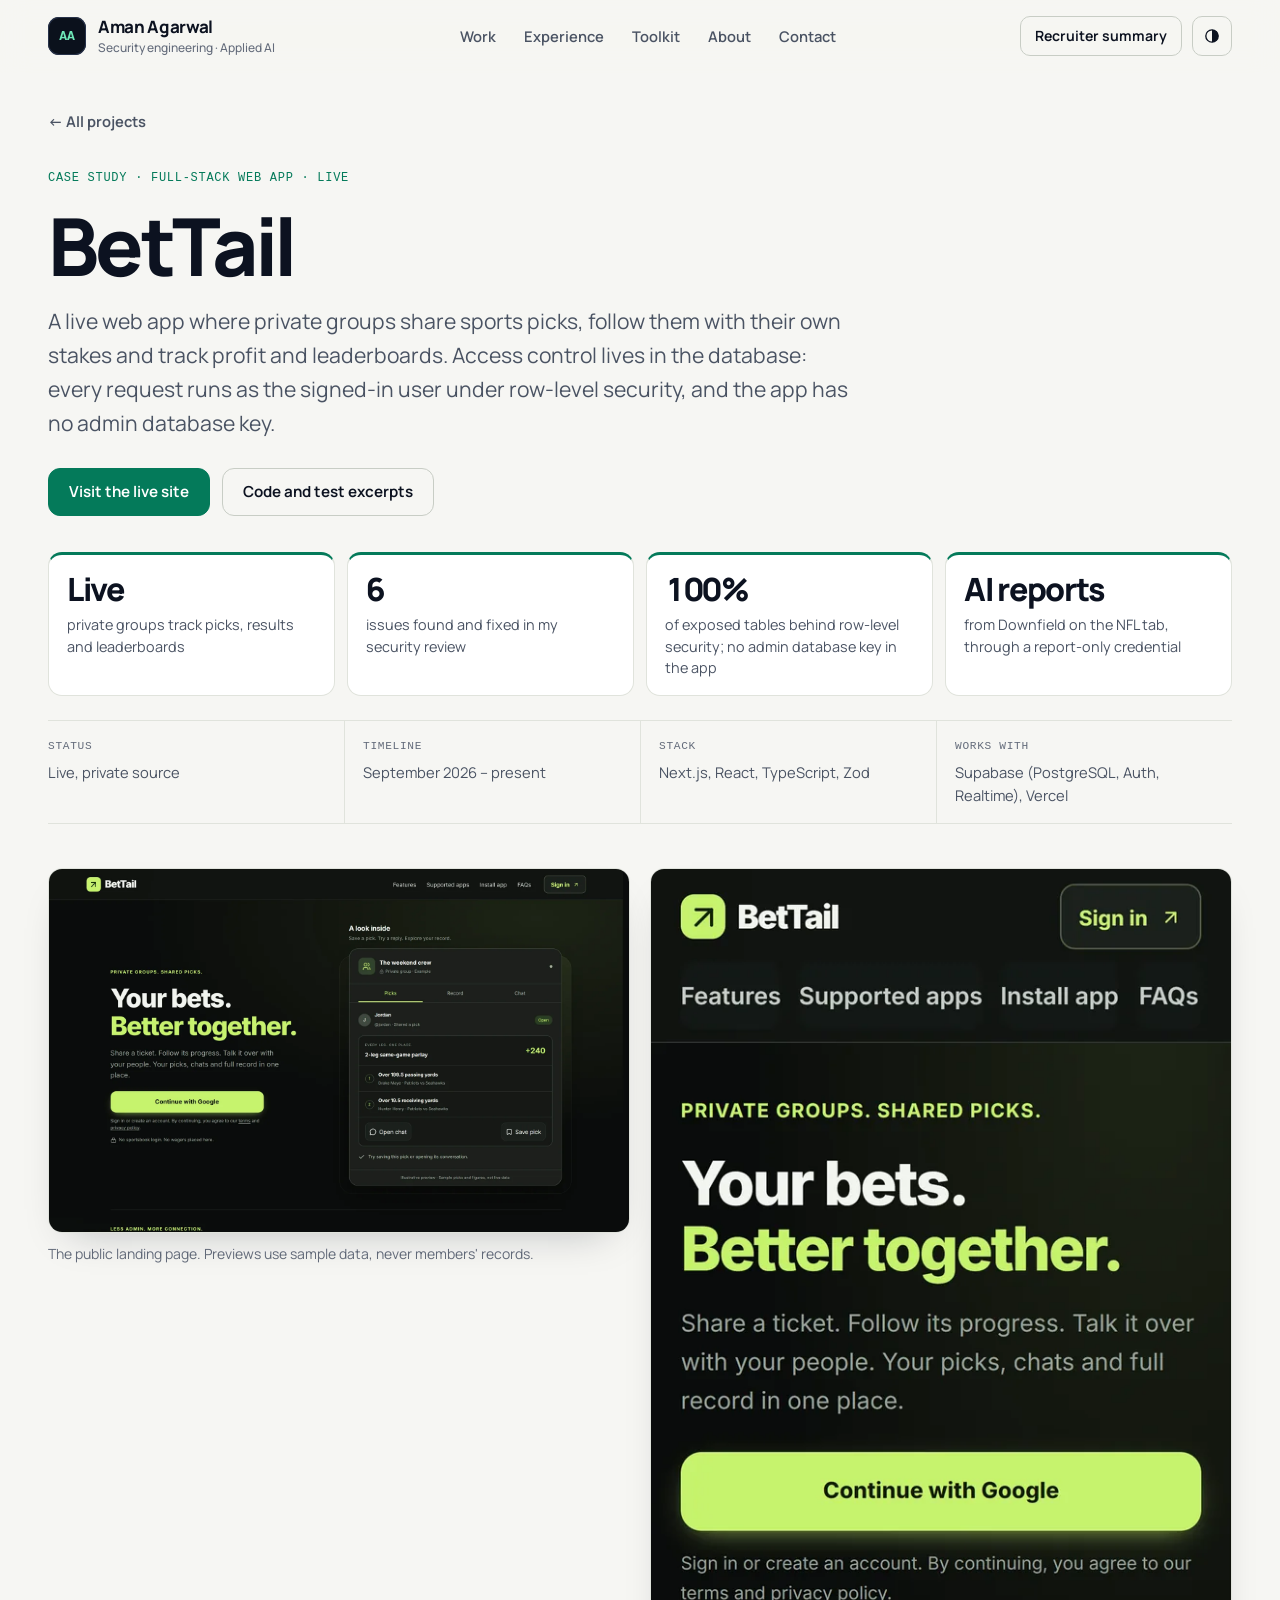
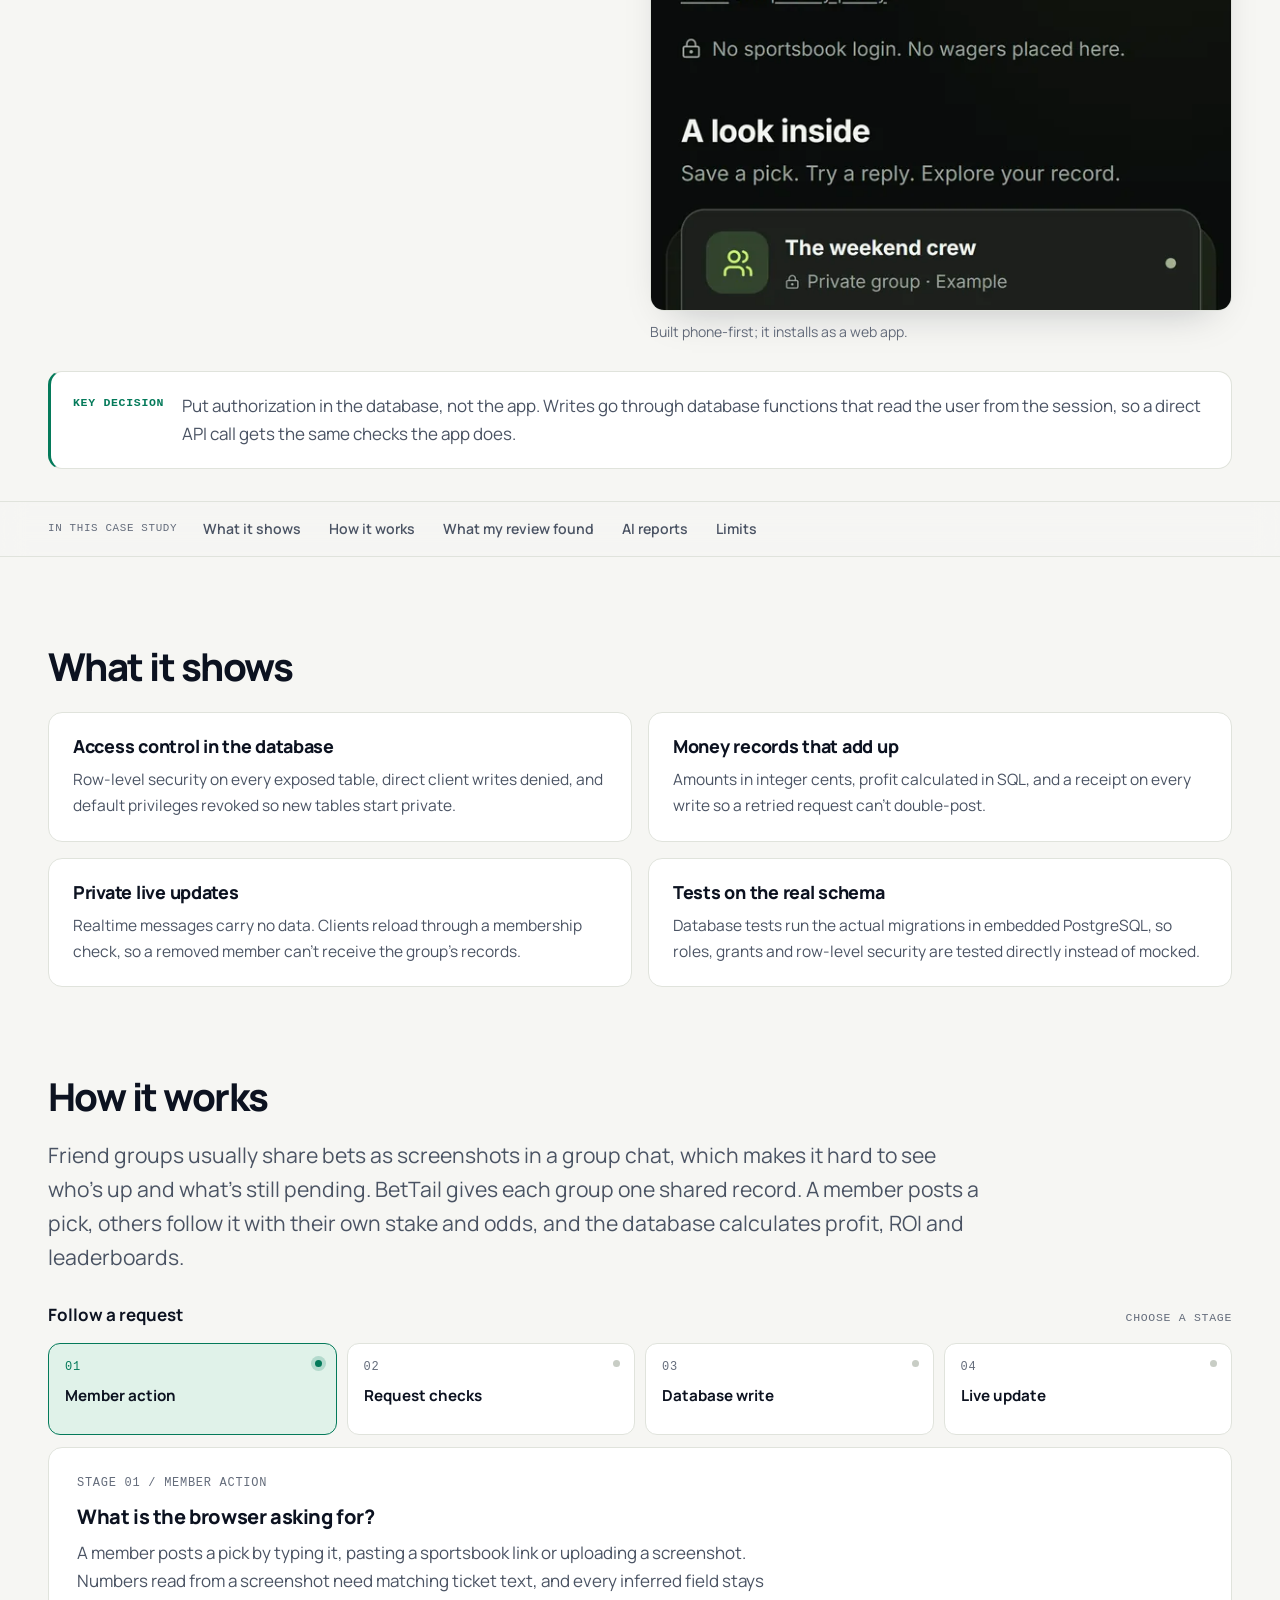
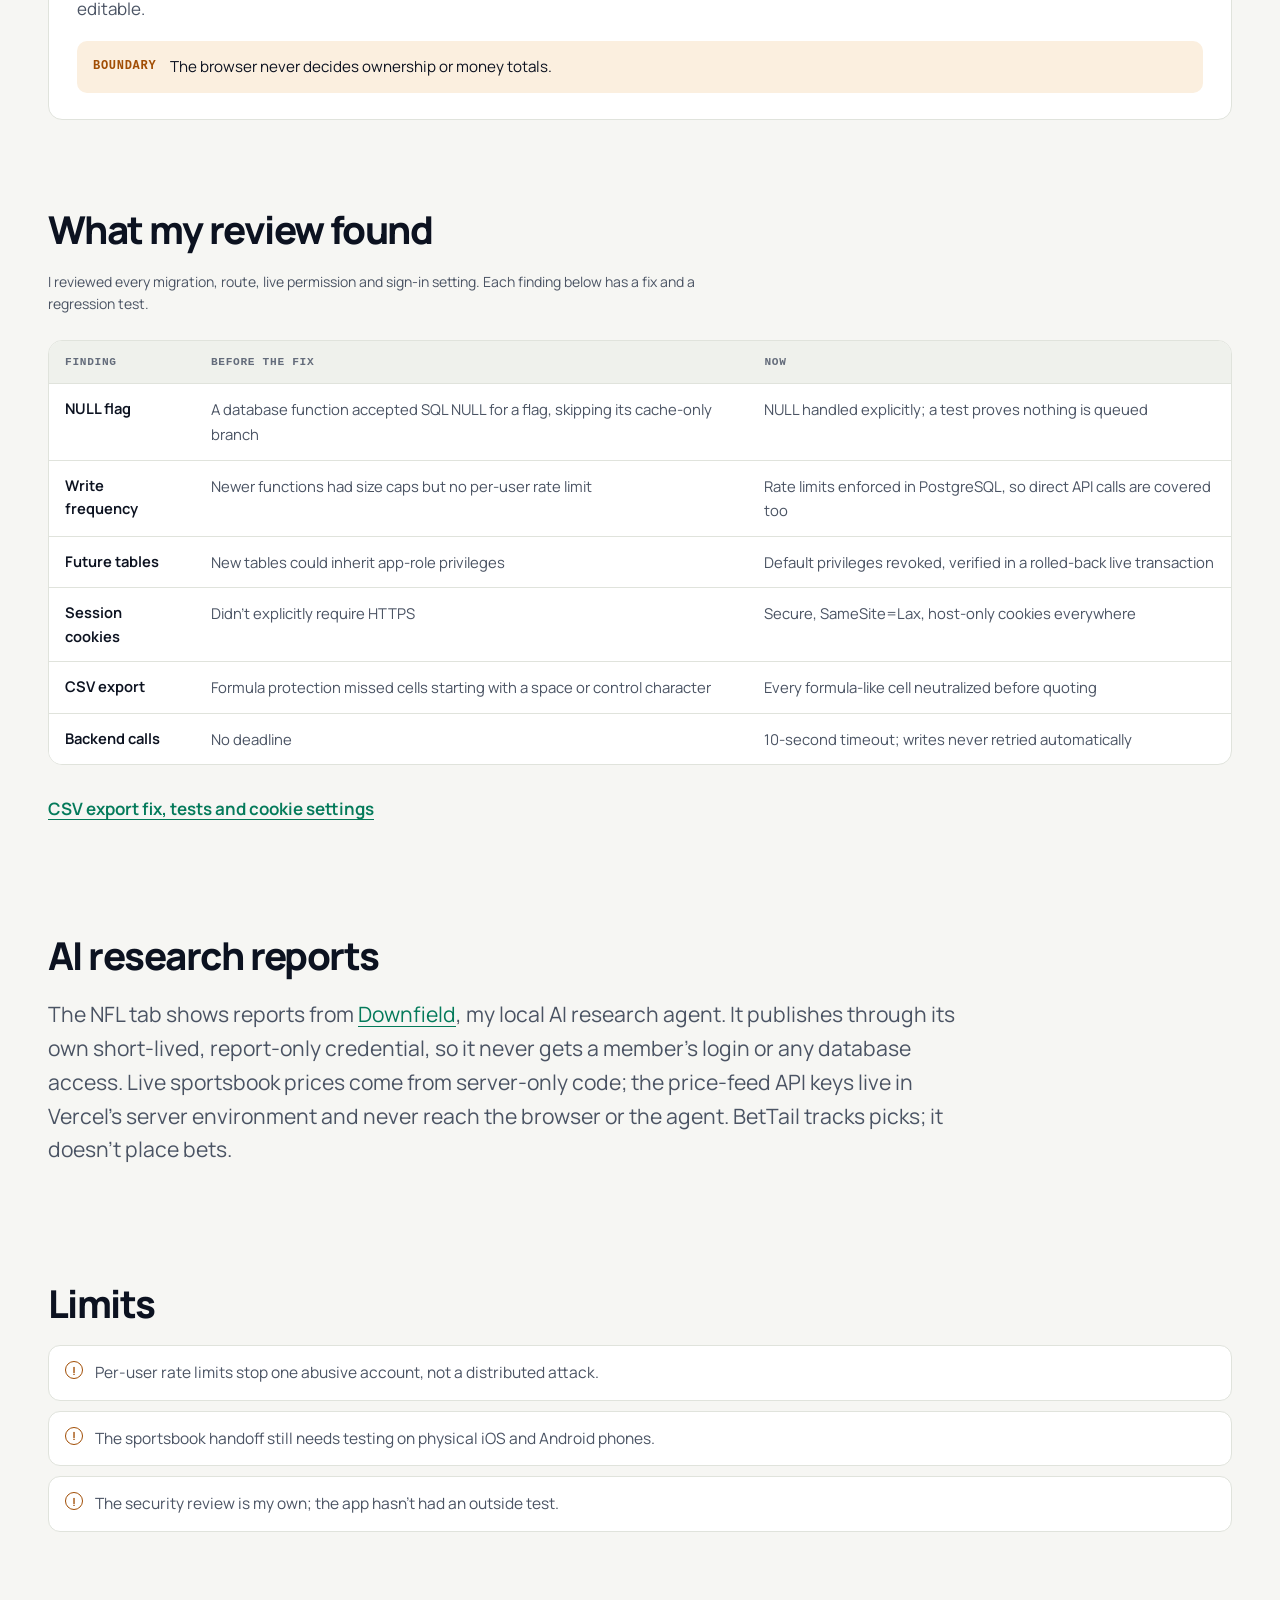
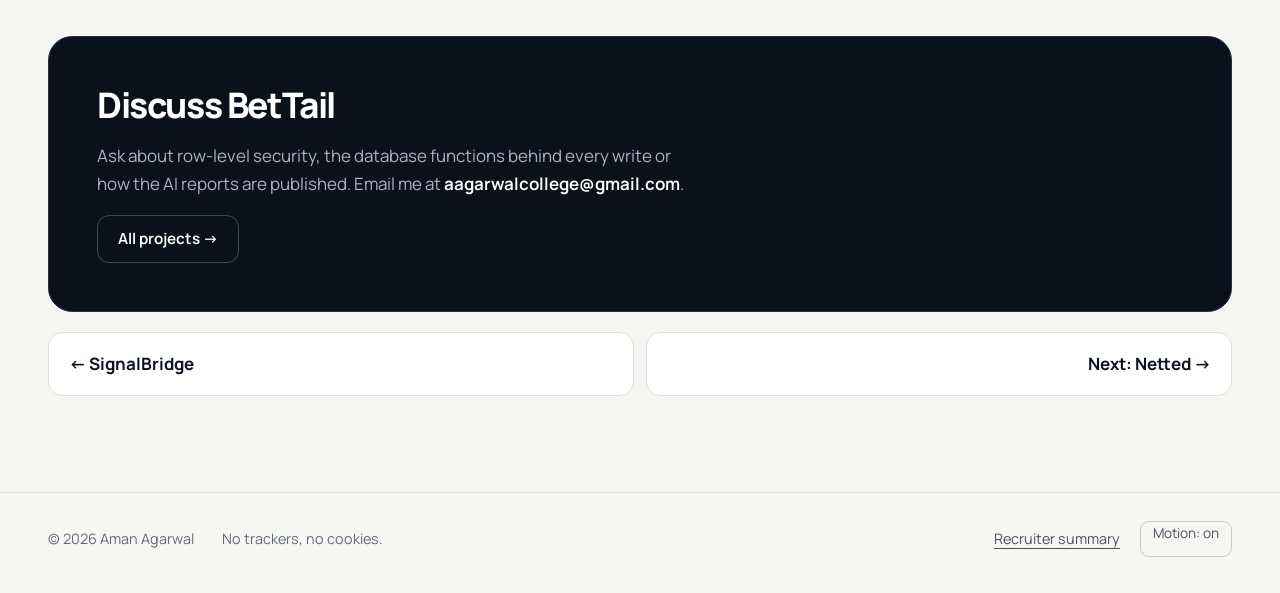
<file: projects/bettail.html>
<!doctype html>
<html lang="en">
  <head>
    <meta charset="utf-8" />
    <meta name="viewport" content="width=device-width, initial-scale=1" />
    <meta
      http-equiv="Content-Security-Policy"
      content="default-src 'none'; script-src 'self'; style-src 'self'; font-src 'self'; img-src 'self'; base-uri 'none'; form-action 'none'"
    />
    <meta name="referrer" content="strict-origin-when-cross-origin" />
    <title>BetTail case study · Aman Agarwal</title>
    <meta
      name="description"
      content="BetTail is a live web app for private sports-pick groups. Every request runs as the signed-in user under row-level security, there's no admin database key in the app, and my security review led to six fixes."
    />
    <link rel="canonical" href="https://aman-agarwal6.github.io/projects/bettail.html" />
    <meta property="og:type" content="article" />
    <meta property="og:title" content="BetTail · A shared record for private sports-pick groups" />
    <meta
      property="og:description"
      content="A live web app for private sports-pick groups, with row-level security on every exposed table, six fixes from my security review and AI research reports from Downfield."
    />
    <meta property="og:url" content="https://aman-agarwal6.github.io/projects/bettail.html" />
    <meta property="og:image" content="https://aman-agarwal6.github.io/assets/img/og-bettail.png" />
    <meta property="og:image:width" content="1200" />
    <meta property="og:image:height" content="630" />
    <meta name="twitter:card" content="summary_large_image" />
    <link rel="icon" href="../assets/img/mark.svg" type="image/svg+xml" />
    <link rel="preload" href="../assets/fonts/manrope.ttf" as="font" type="font/ttf" crossorigin />
    <link rel="stylesheet" href="../assets/css/main.css?v=5" />
    <script src="../assets/js/site.js?v=2" defer></script>
  </head>
  <body class="case-page">
    <a class="skip" href="#main">Skip to content</a>
<header class="site-header">
  <nav class="wrap nav" aria-label="Primary">
    <a class="brand" href="../" aria-label="Aman Agarwal, home"><span class="brand-mark" aria-hidden="true">AA</span><span class="brand-text">Aman Agarwal<small>Security engineering · Applied AI</small></span></a>
    <ul class="nav-links">
      <li><a href="../#projects">Work</a></li>
      <li><a href="../#experience">Experience</a></li>
      <li><a href="../#skills">Toolkit</a></li>
      <li><a href="../#about">About</a></li>
      <li><a href="../#contact">Contact</a></li>
    </ul>
    <div class="nav-tools"><a class="overview-link" href="../overview.html">Recruiter summary</a><button class="theme-toggle js-only" type="button" aria-label="Switch color theme"><svg viewBox="0 0 24 24" width="18" height="18" aria-hidden="true"><circle cx="12" cy="12" r="8.25" fill="none" stroke="currentColor" stroke-width="1.8" /><path d="M12 3.75a8.25 8.25 0 0 1 0 16.5z" fill="currentColor" /></svg></button></div>
  </nav>
  <div class="reading-progress" aria-hidden="true"><span></span></div>
</header>

    <main id="main" class="wrap" tabindex="-1">
      <a class="crumb" href="../#projects">← All projects</a>
      <div class="cs-hero">
        <div class="eyebrow">Case study · Full-stack web app · Live</div>
        <h1>BetTail</h1>
        <p class="lede">
          A live web app where private groups share sports picks, follow them with their own
          stakes and track profit and leaderboards. Access control lives in the database: every
          request runs as the signed-in user under row-level security, and the app has no admin
          database key.
        </p>
        <div class="btn-row">
          <a class="btn btn-primary" href="https://bettail.vercel.app/">Visit the live site</a>
          <a class="btn btn-ghost" href="https://github.com/aman-agarwal6/aman-agarwal6.github.io/blob/main/proof/engineering/bettail-export-security.md">Code and test excerpts</a>
        </div>
        <ul class="tiles" aria-label="Results at a glance">
          <li><strong>Live</strong>private groups track picks, results and leaderboards</li>
          <li><strong>6</strong>issues found and fixed in my security review</li>
          <li><strong>100%</strong>of exposed tables behind row-level security; no admin database key in the app</li>
          <li><strong>AI reports</strong>from Downfield on the NFL tab, through a report-only credential</li>
        </ul>
        <dl class="cs-meta">
          <div>
            <dt>Status</dt>
            <dd>Live, private source</dd>
          </div>
          <div>
            <dt>Timeline</dt>
            <dd>September 2026 – present</dd>
          </div>
          <div>
            <dt>Stack</dt>
            <dd>Next.js, React, TypeScript, Zod</dd>
          </div>
          <div>
            <dt>Works with</dt>
            <dd>Supabase (PostgreSQL, Auth, Realtime), Vercel</dd>
          </div>
        </dl>
        <div class="figure-pair">
          <figure class="figure">
            <a class="screenshot-link" href="../assets/img/bettail-landing.webp" data-image="../assets/img/bettail-landing.webp" data-image-title="BetTail landing page" data-caption="BetTail's public landing page. Product previews use sample data." aria-label="Enlarge BetTail landing page"><img
              src="../assets/img/bettail-landing.webp"
              width="1600"
              height="1000"
              alt="BetTail's public landing page. Product previews use sample data."
            /><span class="inspect-button" aria-hidden="true">Enlarge ↗</span></a>
            <figcaption>The public landing page. Previews use sample data, never members' records.</figcaption>
          </figure>
          <figure class="figure">
            <a class="screenshot-link" href="../assets/img/bettail-mobile.webp" data-image="../assets/img/bettail-mobile.webp" data-image-title="BetTail on a phone" data-caption="BetTail on a phone-sized screen" aria-label="Enlarge BetTail on a phone"><img
              src="../assets/img/bettail-mobile.webp"
              width="600"
              height="1077"
              alt="BetTail on a phone-sized screen"
              loading="lazy"
            /><span class="inspect-button" aria-hidden="true">Enlarge ↗</span></a>
            <figcaption>Built phone-first; it installs as a web app.</figcaption>
          </figure>
        </div>
      </div>

      <p class="ownership-decision"><strong>Key decision</strong>Put authorization in the database, not the app. Writes go through database functions that read the user from the session, so a direct API call gets the same checks the app does.</p>
      <nav class="contents" aria-label="On this page">
        <span>In this case study</span><a href="#shows">What it shows</a
        ><a href="#flow">How it works</a><a href="#review">What my review found</a
        ><a href="#agent">AI reports</a><a href="#limits">Limits</a>
      </nav>

      <section class="cs-section" aria-labelledby="shows">
        <h2 id="shows">What it shows</h2>
        <div class="two-col">
          <div class="decision">
            <h3>Access control in the database</h3>
            <p>Row-level security on every exposed table, direct client writes denied, and default privileges revoked so new tables start private.</p>
          </div>
          <div class="decision">
            <h3>Money records that add up</h3>
            <p>Amounts in integer cents, profit calculated in SQL, and a receipt on every write so a retried request can't double-post.</p>
          </div>
          <div class="decision">
            <h3>Private live updates</h3>
            <p>Realtime messages carry no data. Clients reload through a membership check, so a removed member can't receive the group's records.</p>
          </div>
          <div class="decision">
            <h3>Tests on the real schema</h3>
            <p>Database tests run the actual migrations in embedded PostgreSQL, so roles, grants and row-level security are tested directly instead of mocked.</p>
          </div>
        </div>
      </section>

      <section class="cs-section" aria-labelledby="flow">
        <h2 id="flow">How it works</h2>
        <p class="lede">
          Friend groups usually share bets as screenshots in a group chat, which makes it hard to
          see who's up and what's still pending. BetTail gives each group one shared record. A
          member posts a pick, others follow it with their own stake and odds, and the database
          calculates profit, ROI and leaderboards.
        </p>

        <div class="case-flow">
          <div class="flow-explorer" data-flow-explorer>
            <p class="flow-instruction">Follow a request <span>Choose a stage</span></p>
            <ol class="flow-tabs">
              <li><a id="bettail-case-tab-0" href="#bettail-case-node-0" data-flow-tab="0"><span class="flow-index">01</span><strong>Member action</strong><span class="flow-dot" aria-hidden="true"></span></a></li>
              <li><a id="bettail-case-tab-1" href="#bettail-case-node-1" data-flow-tab="1"><span class="flow-index">02</span><strong>Request checks</strong><span class="flow-dot" aria-hidden="true"></span></a></li>
              <li><a id="bettail-case-tab-2" href="#bettail-case-node-2" data-flow-tab="2"><span class="flow-index">03</span><strong>Database write</strong><span class="flow-dot" aria-hidden="true"></span></a></li>
              <li><a id="bettail-case-tab-3" href="#bettail-case-node-3" data-flow-tab="3"><span class="flow-index">04</span><strong>Live update</strong><span class="flow-dot" aria-hidden="true"></span></a></li>
            </ol>
            <div class="flow-detail">
              <div id="bettail-case-node-0" data-flow-panel="0">
                <p class="micro-label">Stage 01 / Member action</p>
                <h3>What is the browser asking for?</h3>
                <p>
                  A member posts a pick by typing it, pasting a sportsbook link or uploading a
                  screenshot. Numbers read from a screenshot need matching ticket text, and every
                  inferred field stays editable.
                </p>
                <div class="boundary-line"><span>Boundary</span><p>The browser never decides ownership or money totals.</p></div>
              </div>
              <div id="bettail-case-node-1" data-flow-panel="1">
                <p class="micro-label">Stage 02 / Request checks</p>
                <h3>Who is asking, and is the request sane?</h3>
                <p>
                  The server checks the session, the request's origin and its size. Upstream
                  calls time out after 10 seconds, and writes are never retried automatically.
                </p>
                <div class="boundary-line"><span>Boundary</span><p>These checks sit in front of the database's own authorization, not in place of it.</p></div>
              </div>
              <div id="bettail-case-node-2" data-flow-panel="2">
                <p class="micro-label">Stage 03 / Database write</p>
                <h3>Is this member still allowed to do this?</h3>
                <p>
                  Guarded SQL functions take the user from the session, check group membership,
                  and write inside a transaction. PostgreSQL limits each user to 8 invite-code
                  guesses and 60 writes a minute.
                </p>
                <div class="boundary-line"><span>Boundary</span><p>More logic in SQL means every migration needs review and real database tests.</p></div>
              </div>
              <div id="bettail-case-node-3" data-flow-panel="3">
                <p class="micro-label">Stage 04 / Live update</p>
                <h3>What leaves the database?</h3>
                <p>
                  A realtime message only says that something changed. Each client reloads
                  through a query that checks membership again.
                </p>
                <div class="boundary-line"><span>Boundary</span><p>Per-user limits stop one abusive account, not a distributed attack.</p></div>
              </div>
            </div>
          </div>
        </div>
      </section>

      <section class="cs-section" aria-labelledby="review">
        <h2 id="review">What my review found</h2>
        <p class="scope-note">I reviewed every migration, route, live permission and sign-in setting. Each finding below has a fix and a regression test.</p>
        <div class="table-wrap findings-table" tabindex="0" role="region" aria-label="Scrollable table of security review findings">
          <table>
            <caption class="sr-only">Security review findings, what happened before the fix, and what happens now</caption>
            <thead>
              <tr><th scope="col">Finding</th><th scope="col">Before the fix</th><th scope="col">Now</th></tr>
            </thead>
            <tbody>
              <tr><th scope="row">NULL flag</th><td>A database function accepted SQL NULL for a flag, skipping its cache-only branch</td><td>NULL handled explicitly; a test proves nothing is queued</td></tr>
              <tr><th scope="row">Write frequency</th><td>Newer functions had size caps but no per-user rate limit</td><td>Rate limits enforced in PostgreSQL, so direct API calls are covered too</td></tr>
              <tr><th scope="row">Future tables</th><td>New tables could inherit app-role privileges</td><td>Default privileges revoked, verified in a rolled-back live transaction</td></tr>
              <tr><th scope="row">Session cookies</th><td>Didn't explicitly require HTTPS</td><td>Secure, SameSite=Lax, host-only cookies everywhere</td></tr>
              <tr><th scope="row">CSV export</th><td>Formula protection missed cells starting with a space or control character</td><td>Every formula-like cell neutralized before quoting</td></tr>
              <tr><th scope="row">Backend calls</th><td>No deadline</td><td>10-second timeout; writes never retried automatically</td></tr>
            </tbody>
          </table>
        </div>
        <p class="case-evidence-link">
          <a href="https://github.com/aman-agarwal6/aman-agarwal6.github.io/blob/main/proof/engineering/bettail-export-security.md">CSV export fix, tests and cookie settings</a>
        </p>
      </section>

      <section class="cs-section" aria-labelledby="agent">
        <h2 id="agent">AI research reports</h2>
        <p class="lede">
          The NFL tab shows reports from <a href="downfield.html">Downfield</a>, my local AI
          research agent. It publishes through its own short-lived, report-only credential, so it
          never gets a member's login or any database access. Live sportsbook prices come from
          server-only code; the price-feed API keys live in Vercel's server environment and never
          reach the browser or the agent. BetTail tracks picks; it doesn't place bets.
        </p>
      </section>

      <section class="cs-section prose" aria-labelledby="limits">
        <h2 id="limits">Limits</h2>
        <ul class="limits">
          <li>Per-user rate limits stop one abusive account, not a distributed attack.</li>
          <li>The sportsbook handoff still needs testing on physical iOS and Android phones.</li>
          <li>The security review is my own; the app hasn't had an outside test.</li>
        </ul>
      </section>

      <section class="case-contact" aria-labelledby="discuss-bettail"><h2 id="discuss-bettail">Discuss BetTail</h2><p>Ask about row-level security, the database functions behind every write or how the AI reports are published. Email me at <strong>aagarwalcollege@gmail.com</strong>.</p><div class="btn-row"><a class="btn btn-ghost" href="../#projects">All projects →</a></div></section>
      <nav class="pager" aria-label="Case studies">
        <a href="signalbridge.html">← SignalBridge</a>
        <a href="netted.html">Next: Netted →</a>
      </nav>
    </main>

    <dialog id="image-viewer" class="image-dialog" aria-labelledby="image-title" aria-describedby="image-instructions">
  <div class="dialog-head">
    <h2 id="image-title">Project screenshot</h2>
    <div class="dialog-actions">
      <button type="button" data-image-zoom aria-pressed="false">View full size</button>
      <a data-image-original target="_blank" rel="noopener noreferrer">Open original ↗</a>
      <button type="button" data-close-dialog aria-label="Close screenshot">Close ×</button>
    </div>
  </div>
  <p id="image-instructions" class="viewer-note">View full size to read details. Scroll or swipe to move around the enlarged image.</p>
  <figure>
    <div class="image-viewport" role="region" aria-label="Screenshot, scroll to inspect when enlarged" tabindex="0">
      <img id="inspected-image" alt="" />
    </div>
    <figcaption id="inspected-caption"></figcaption>
  </figure>
</dialog>
<footer class="site-footer">
  <div class="wrap footer-inner">
    <span>© 2026 Aman Agarwal</span>
    <span class="footer-note">No trackers, no cookies.</span>
    <nav class="footer-links" aria-label="Footer"><a href="../overview.html">Recruiter summary</a><button type="button" class="motion-control js-only" aria-pressed="false">Motion: on</button></nav>
  </div>
</footer>
  </body>
</html>
</file>
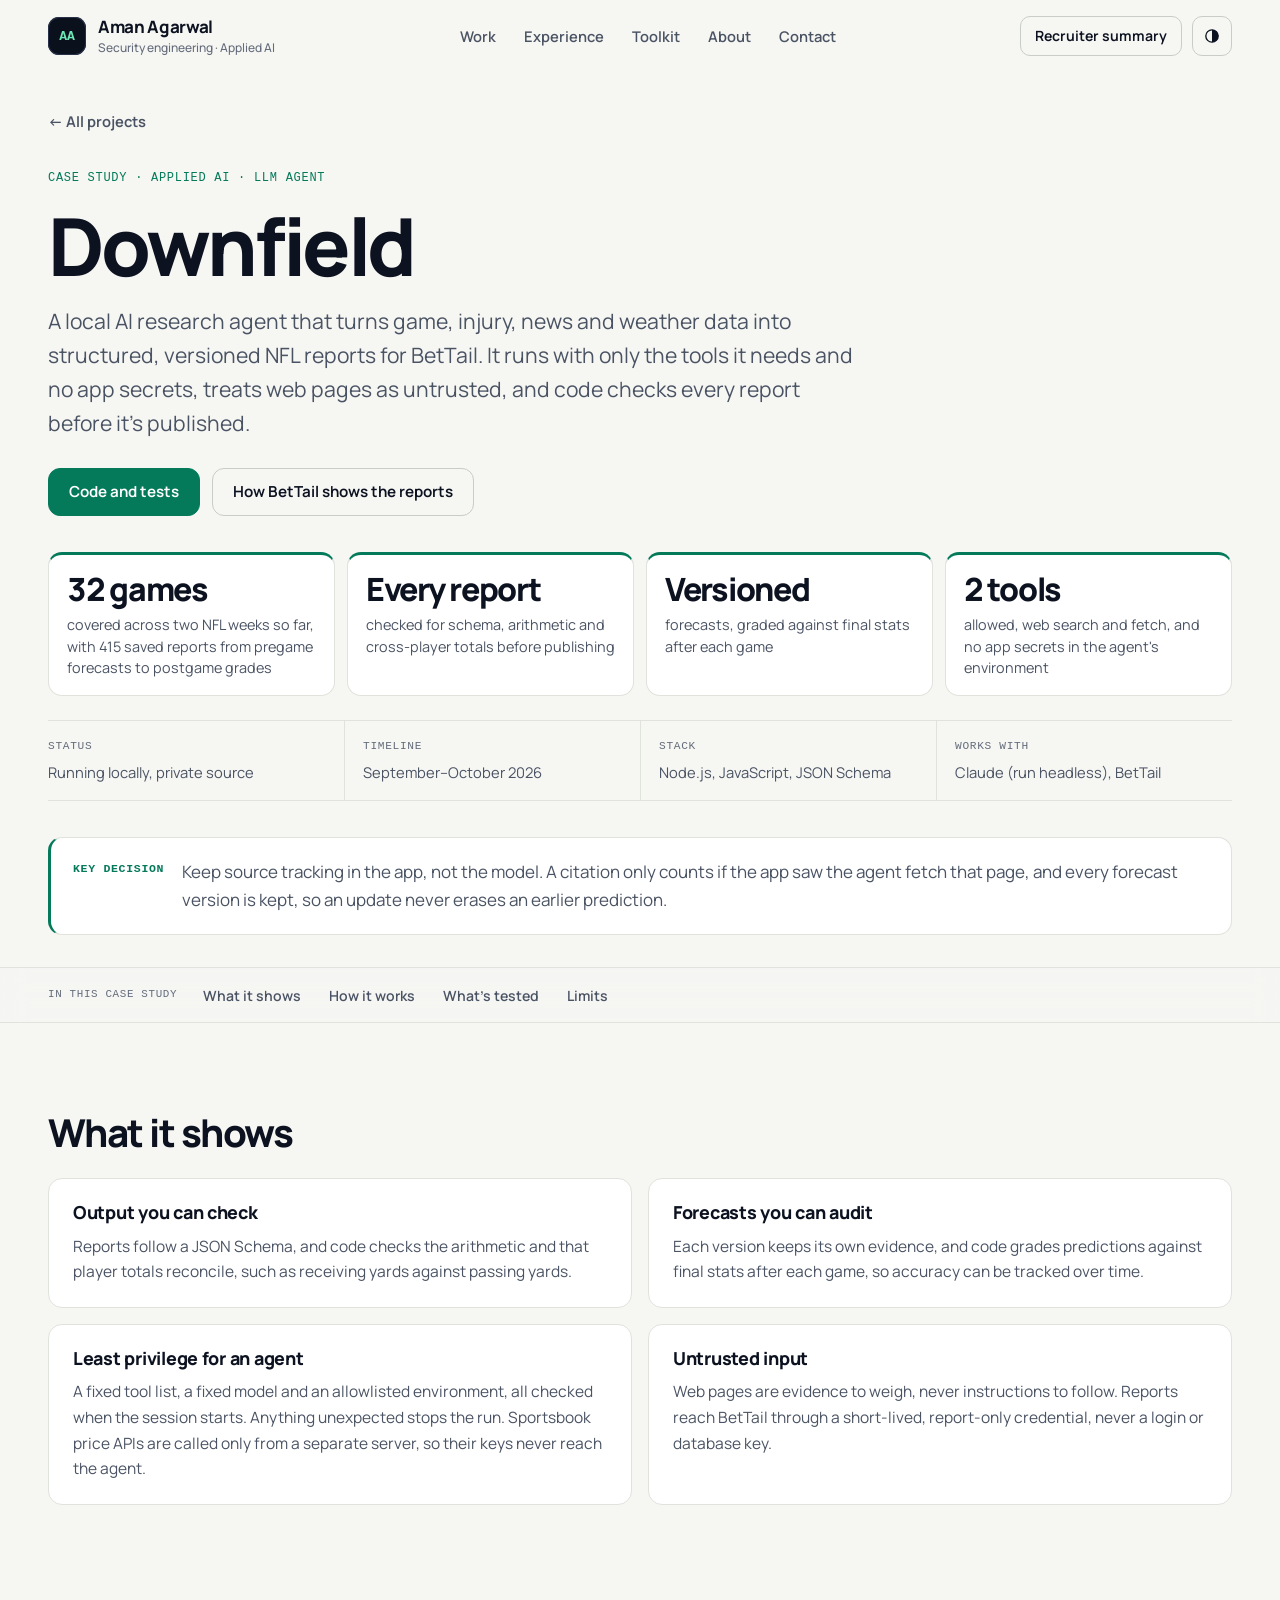
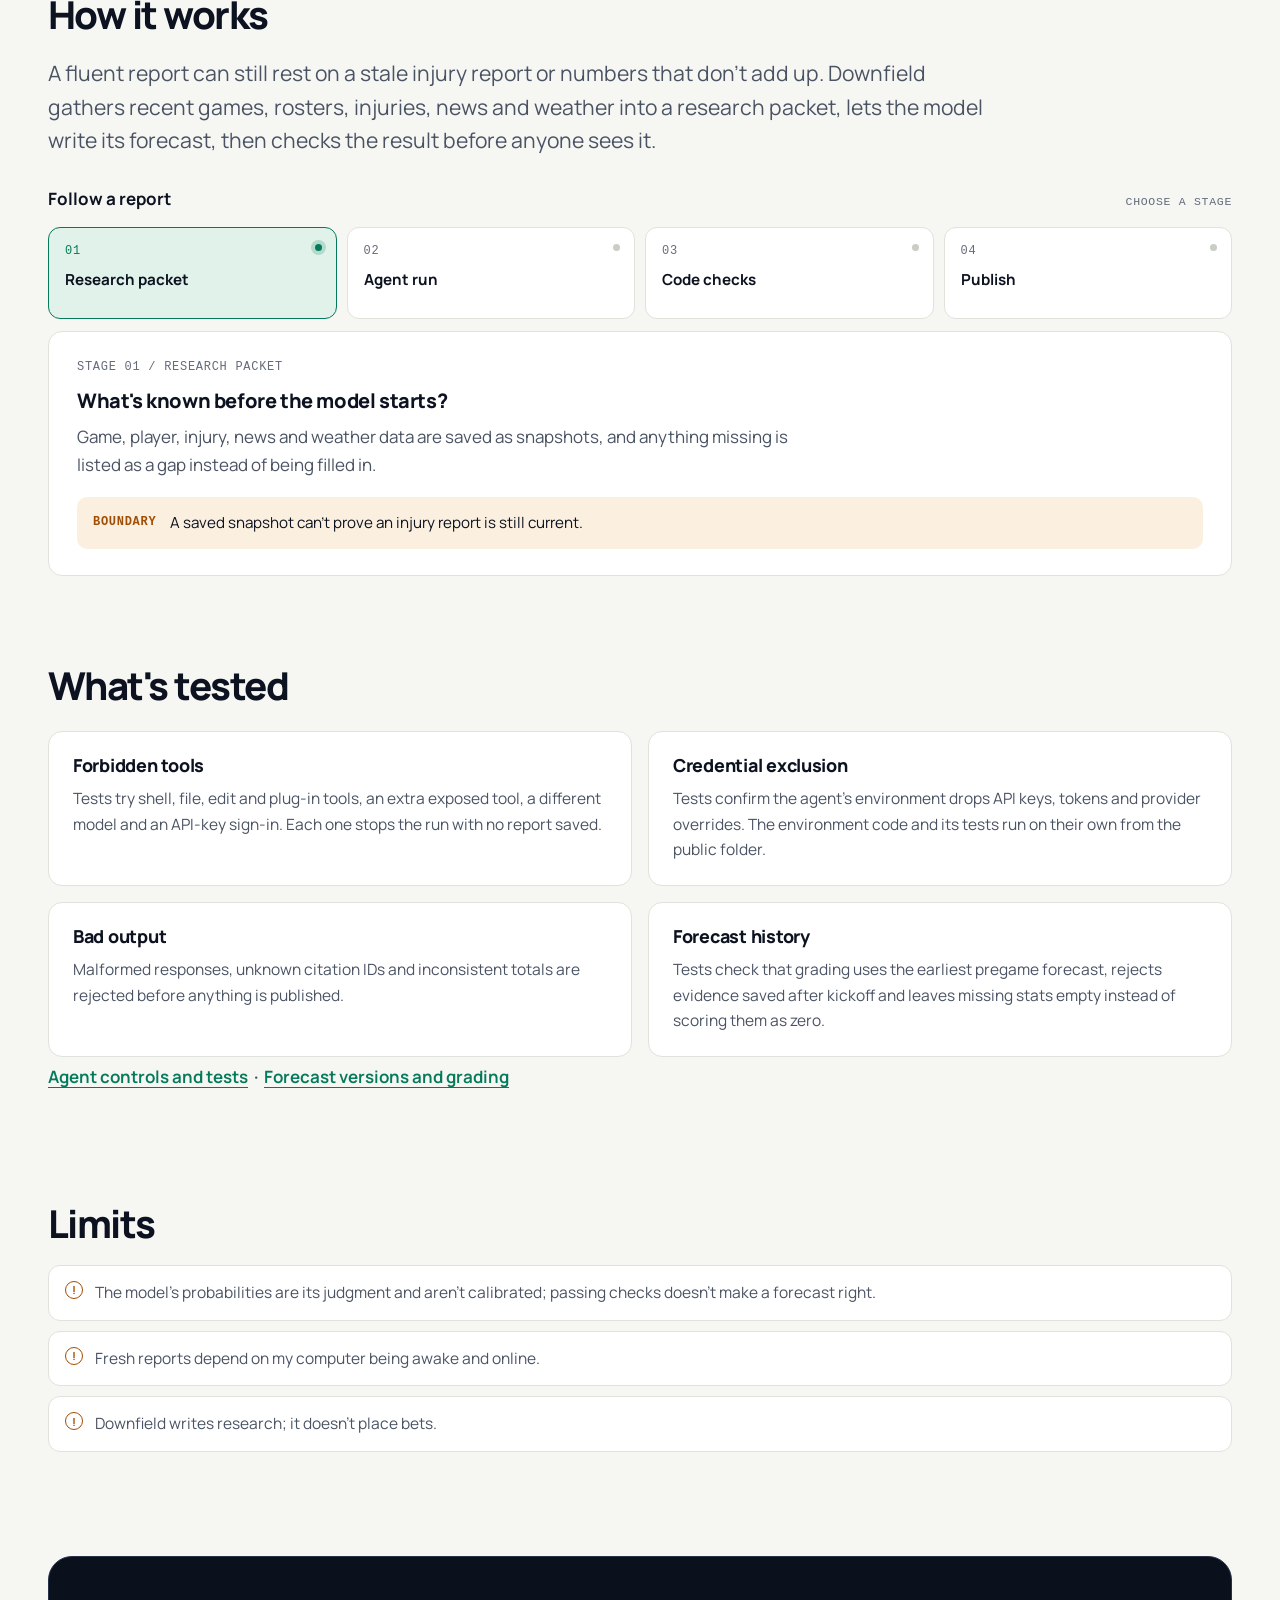
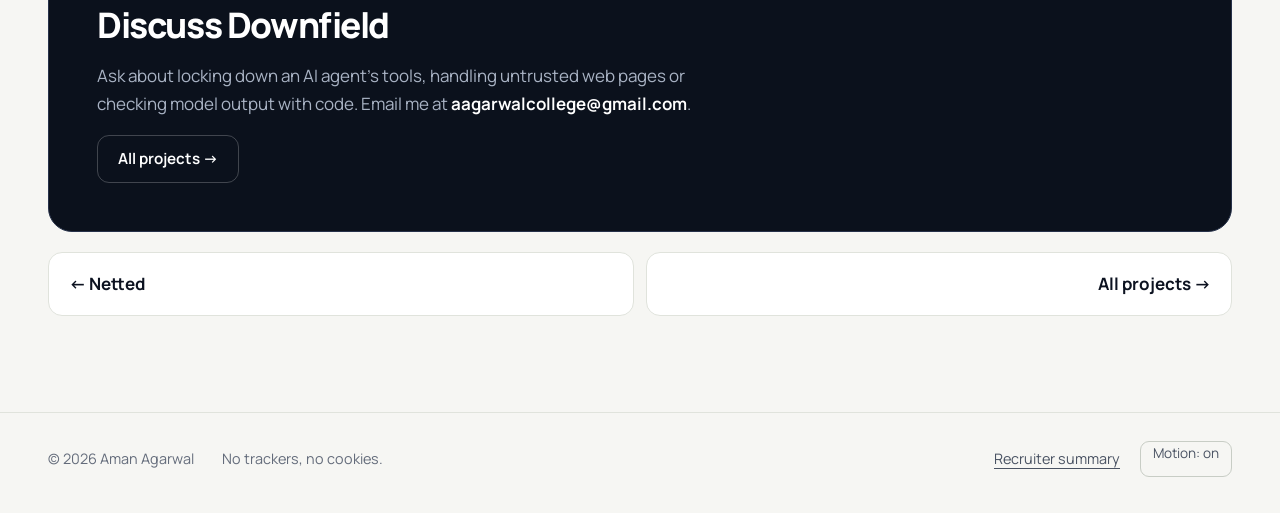
<file: projects/downfield.html>
<!doctype html>
<html lang="en">
  <head>
    <meta charset="utf-8" />
    <meta name="viewport" content="width=device-width, initial-scale=1" />
    <meta
      http-equiv="Content-Security-Policy"
      content="default-src 'none'; script-src 'self'; style-src 'self'; font-src 'self'; img-src 'self'; base-uri 'none'; form-action 'none'"
    />
    <meta name="referrer" content="strict-origin-when-cross-origin" />
    <title>Downfield case study · Aman Agarwal</title>
    <meta
      name="description"
      content="Downfield is a local AI research agent that writes structured, versioned NFL reports. It runs with two tools and no app secrets, and every report is checked by code before it's published."
    />
    <link rel="canonical" href="https://aman-agarwal6.github.io/projects/downfield.html" />
    <meta property="og:type" content="article" />
    <meta property="og:title" content="Downfield · An AI research agent with guardrails" />
    <meta
      property="og:description"
      content="A local AI research agent that writes structured, versioned NFL reports, graded after each game, with two allowed tools and code checks on every report."
    />
    <meta property="og:url" content="https://aman-agarwal6.github.io/projects/downfield.html" />
    <meta property="og:image" content="https://aman-agarwal6.github.io/assets/img/og-downfield.png" />
    <meta property="og:image:width" content="1200" />
    <meta property="og:image:height" content="630" />
    <meta name="twitter:card" content="summary_large_image" />
    <link rel="icon" href="../assets/img/mark.svg" type="image/svg+xml" />
    <link rel="preload" href="../assets/fonts/manrope.ttf" as="font" type="font/ttf" crossorigin />
    <link rel="stylesheet" href="../assets/css/main.css?v=5" />
    <script src="../assets/js/site.js?v=2" defer></script>
  </head>
  <body class="case-page">
    <a class="skip" href="#main">Skip to content</a>
<header class="site-header">
  <nav class="wrap nav" aria-label="Primary">
    <a class="brand" href="../" aria-label="Aman Agarwal, home"><span class="brand-mark" aria-hidden="true">AA</span><span class="brand-text">Aman Agarwal<small>Security engineering · Applied AI</small></span></a>
    <ul class="nav-links">
      <li><a href="../#projects">Work</a></li>
      <li><a href="../#experience">Experience</a></li>
      <li><a href="../#skills">Toolkit</a></li>
      <li><a href="../#about">About</a></li>
      <li><a href="../#contact">Contact</a></li>
    </ul>
    <div class="nav-tools"><a class="overview-link" href="../overview.html">Recruiter summary</a><button class="theme-toggle js-only" type="button" aria-label="Switch color theme"><svg viewBox="0 0 24 24" width="18" height="18" aria-hidden="true"><circle cx="12" cy="12" r="8.25" fill="none" stroke="currentColor" stroke-width="1.8" /><path d="M12 3.75a8.25 8.25 0 0 1 0 16.5z" fill="currentColor" /></svg></button></div>
  </nav>
  <div class="reading-progress" aria-hidden="true"><span></span></div>
</header>

    <main id="main" class="wrap" tabindex="-1">
      <a class="crumb" href="../#projects">← All projects</a>
      <div class="cs-hero">
        <div class="eyebrow">Case study · Applied AI · LLM agent</div>
        <h1>Downfield</h1>
        <p class="lede">
          A local AI research agent that turns game, injury, news and weather data into structured,
          versioned NFL reports for BetTail. It runs with only the tools it needs and no app
          secrets, treats web pages as untrusted, and code checks every report before it's
          published.
        </p>
        <div class="btn-row">
          <a class="btn btn-primary" href="https://github.com/aman-agarwal6/aman-agarwal6.github.io/blob/main/proof/ai-security/downfield-bettail.md">Code and tests</a>
          <a class="btn btn-ghost" href="bettail.html#agent">How BetTail shows the reports</a>
        </div>
        <ul class="tiles" aria-label="Results at a glance">
          <li><strong>32 games</strong>covered across two NFL weeks so far, with 415 saved reports from pregame forecasts to postgame grades</li>
          <li><strong>Every report</strong>checked for schema, arithmetic and cross-player totals before publishing</li>
          <li><strong>Versioned</strong>forecasts, graded against final stats after each game</li>
          <li><strong>2 tools</strong>allowed, web search and fetch, and no app secrets in the agent's environment</li>
        </ul>
        <dl class="cs-meta">
          <div>
            <dt>Status</dt>
            <dd>Running locally, private source</dd>
          </div>
          <div>
            <dt>Timeline</dt>
            <dd>September–October 2026</dd>
          </div>
          <div>
            <dt>Stack</dt>
            <dd>Node.js, JavaScript, JSON Schema</dd>
          </div>
          <div>
            <dt>Works with</dt>
            <dd>Claude (run headless), BetTail</dd>
          </div>
        </dl>
      </div>

      <p class="ownership-decision"><strong>Key decision</strong>Keep source tracking in the app, not the model. A citation only counts if the app saw the agent fetch that page, and every forecast version is kept, so an update never erases an earlier prediction.</p>
      <nav class="contents" aria-label="On this page">
        <span>In this case study</span><a href="#shows">What it shows</a
        ><a href="#flow">How it works</a><a href="#tested">What's tested</a
        ><a href="#limits">Limits</a>
      </nav>

      <section class="cs-section" aria-labelledby="shows">
        <h2 id="shows">What it shows</h2>
        <div class="two-col">
          <div class="decision">
            <h3>Output you can check</h3>
            <p>Reports follow a JSON Schema, and code checks the arithmetic and that player totals reconcile, such as receiving yards against passing yards.</p>
          </div>
          <div class="decision">
            <h3>Forecasts you can audit</h3>
            <p>Each version keeps its own evidence, and code grades predictions against final stats after each game, so accuracy can be tracked over time.</p>
          </div>
          <div class="decision">
            <h3>Least privilege for an agent</h3>
            <p>A fixed tool list, a fixed model and an allowlisted environment, all checked when the session starts. Anything unexpected stops the run. Sportsbook price APIs are called only from a separate server, so their keys never reach the agent.</p>
          </div>
          <div class="decision">
            <h3>Untrusted input</h3>
            <p>Web pages are evidence to weigh, never instructions to follow. Reports reach BetTail through a short-lived, report-only credential, never a login or database key.</p>
          </div>
        </div>
      </section>

      <section class="cs-section" aria-labelledby="flow">
        <h2 id="flow">How it works</h2>
        <p class="lede">
          A fluent report can still rest on a stale injury report or numbers that don't add up.
          Downfield gathers recent games, rosters, injuries, news and weather into a research
          packet, lets the model write its forecast, then checks the result before anyone sees it.
        </p>

        <div class="case-flow">
          <div class="flow-explorer" data-flow-explorer>
            <p class="flow-instruction">Follow a report <span>Choose a stage</span></p>
            <ol class="flow-tabs">
              <li><a id="downfield-case-tab-0" href="#downfield-case-node-0" data-flow-tab="0"><span class="flow-index">01</span><strong>Research packet</strong><span class="flow-dot" aria-hidden="true"></span></a></li>
              <li><a id="downfield-case-tab-1" href="#downfield-case-node-1" data-flow-tab="1"><span class="flow-index">02</span><strong>Agent run</strong><span class="flow-dot" aria-hidden="true"></span></a></li>
              <li><a id="downfield-case-tab-2" href="#downfield-case-node-2" data-flow-tab="2"><span class="flow-index">03</span><strong>Code checks</strong><span class="flow-dot" aria-hidden="true"></span></a></li>
              <li><a id="downfield-case-tab-3" href="#downfield-case-node-3" data-flow-tab="3"><span class="flow-index">04</span><strong>Publish</strong><span class="flow-dot" aria-hidden="true"></span></a></li>
            </ol>
            <div class="flow-detail">
              <div id="downfield-case-node-0" data-flow-panel="0">
                <p class="micro-label">Stage 01 / Research packet</p>
                <h3>What's known before the model starts?</h3>
                <p>
                  Game, player, injury, news and weather data are saved as snapshots, and anything
                  missing is listed as a gap instead of being filled in.
                </p>
                <div class="boundary-line"><span>Boundary</span><p>A saved snapshot can't prove an injury report is still current.</p></div>
              </div>
              <div id="downfield-case-node-1" data-flow-panel="1">
                <p class="micro-label">Stage 02 / Agent run</p>
                <h3>What can the agent do?</h3>
                <p>
                  The agent runs headless with web search and fetch only, a fixed model and an
                  environment built from an allowlist. Any other tool, model or API-key sign-in
                  stops the run.
                </p>
                <div class="boundary-line"><span>Boundary</span><p>Fetching a page shows the agent read it, not that the page supports the claim.</p></div>
              </div>
              <div id="downfield-case-node-2" data-flow-panel="2">
                <p class="micro-label">Stage 03 / Code checks</p>
                <h3>Does the report hold together?</h3>
                <p>
                  The report must match the schema, use known player and game IDs, and pass
                  arithmetic and cross-player checks. Citations the app didn't see fetched are
                  marked unverified and lower the report's confidence.
                </p>
                <div class="boundary-line"><span>Boundary</span><p>Consistent numbers don't make a forecast right.</p></div>
              </div>
              <div id="downfield-case-node-3" data-flow-panel="3">
                <p class="micro-label">Stage 04 / Publish</p>
                <h3>What happens when the forecast changes?</h3>
                <p>
                  Each version keeps its own evidence, so new information adds a version instead of
                  overwriting the old one. After each game, code grades the predictions against
                  final stats and leaves missing stats ungraded.
                </p>
                <div class="boundary-line"><span>Boundary</span><p>Fresh reports need my computer awake and online.</p></div>
              </div>
            </div>
          </div>
        </div>
      </section>

      <section class="cs-section" aria-labelledby="tested">
        <h2 id="tested">What's tested</h2>
        <div class="two-col">
          <div class="decision">
            <h3>Forbidden tools</h3>
            <p>Tests try shell, file, edit and plug-in tools, an extra exposed tool, a different model and an API-key sign-in. Each one stops the run with no report saved.</p>
          </div>
          <div class="decision">
            <h3>Credential exclusion</h3>
            <p>Tests confirm the agent's environment drops API keys, tokens and provider overrides. The environment code and its tests run on their own from the public folder.</p>
          </div>
          <div class="decision">
            <h3>Bad output</h3>
            <p>Malformed responses, unknown citation IDs and inconsistent totals are rejected before anything is published.</p>
          </div>
          <div class="decision">
            <h3>Forecast history</h3>
            <p>Tests check that grading uses the earliest pregame forecast, rejects evidence saved after kickoff and leaves missing stats empty instead of scoring them as zero.</p>
          </div>
        </div>
        <p class="case-evidence-link">
          <a href="https://github.com/aman-agarwal6/aman-agarwal6.github.io/blob/main/proof/ai-security/downfield-bettail.md">Agent controls and tests</a> ·
          <a href="https://github.com/aman-agarwal6/aman-agarwal6.github.io/blob/main/proof/engineering/downfield-forecast-integrity.md">Forecast versions and grading</a>
        </p>
      </section>

      <section class="cs-section prose" aria-labelledby="limits">
        <h2 id="limits">Limits</h2>
        <ul class="limits">
          <li>The model's probabilities are its judgment and aren't calibrated; passing checks doesn't make a forecast right.</li>
          <li>Fresh reports depend on my computer being awake and online.</li>
          <li>Downfield writes research; it doesn't place bets.</li>
        </ul>
      </section>

      <section class="case-contact" aria-labelledby="discuss-downfield"><h2 id="discuss-downfield">Discuss Downfield</h2><p>Ask about locking down an AI agent's tools, handling untrusted web pages or checking model output with code. Email me at <strong>aagarwalcollege@gmail.com</strong>.</p><div class="btn-row"><a class="btn btn-ghost" href="../#projects">All projects →</a></div></section>
      <nav class="pager" aria-label="Case studies">
        <a href="netted.html">← Netted</a>
        <a href="../#projects">All projects →</a>
      </nav>
    </main>

<footer class="site-footer">
  <div class="wrap footer-inner">
    <span>© 2026 Aman Agarwal</span>
    <span class="footer-note">No trackers, no cookies.</span>
    <nav class="footer-links" aria-label="Footer"><a href="../overview.html">Recruiter summary</a><button type="button" class="motion-control js-only" aria-pressed="false">Motion: on</button></nav>
  </div>
</footer>
  </body>
</html>
</file>
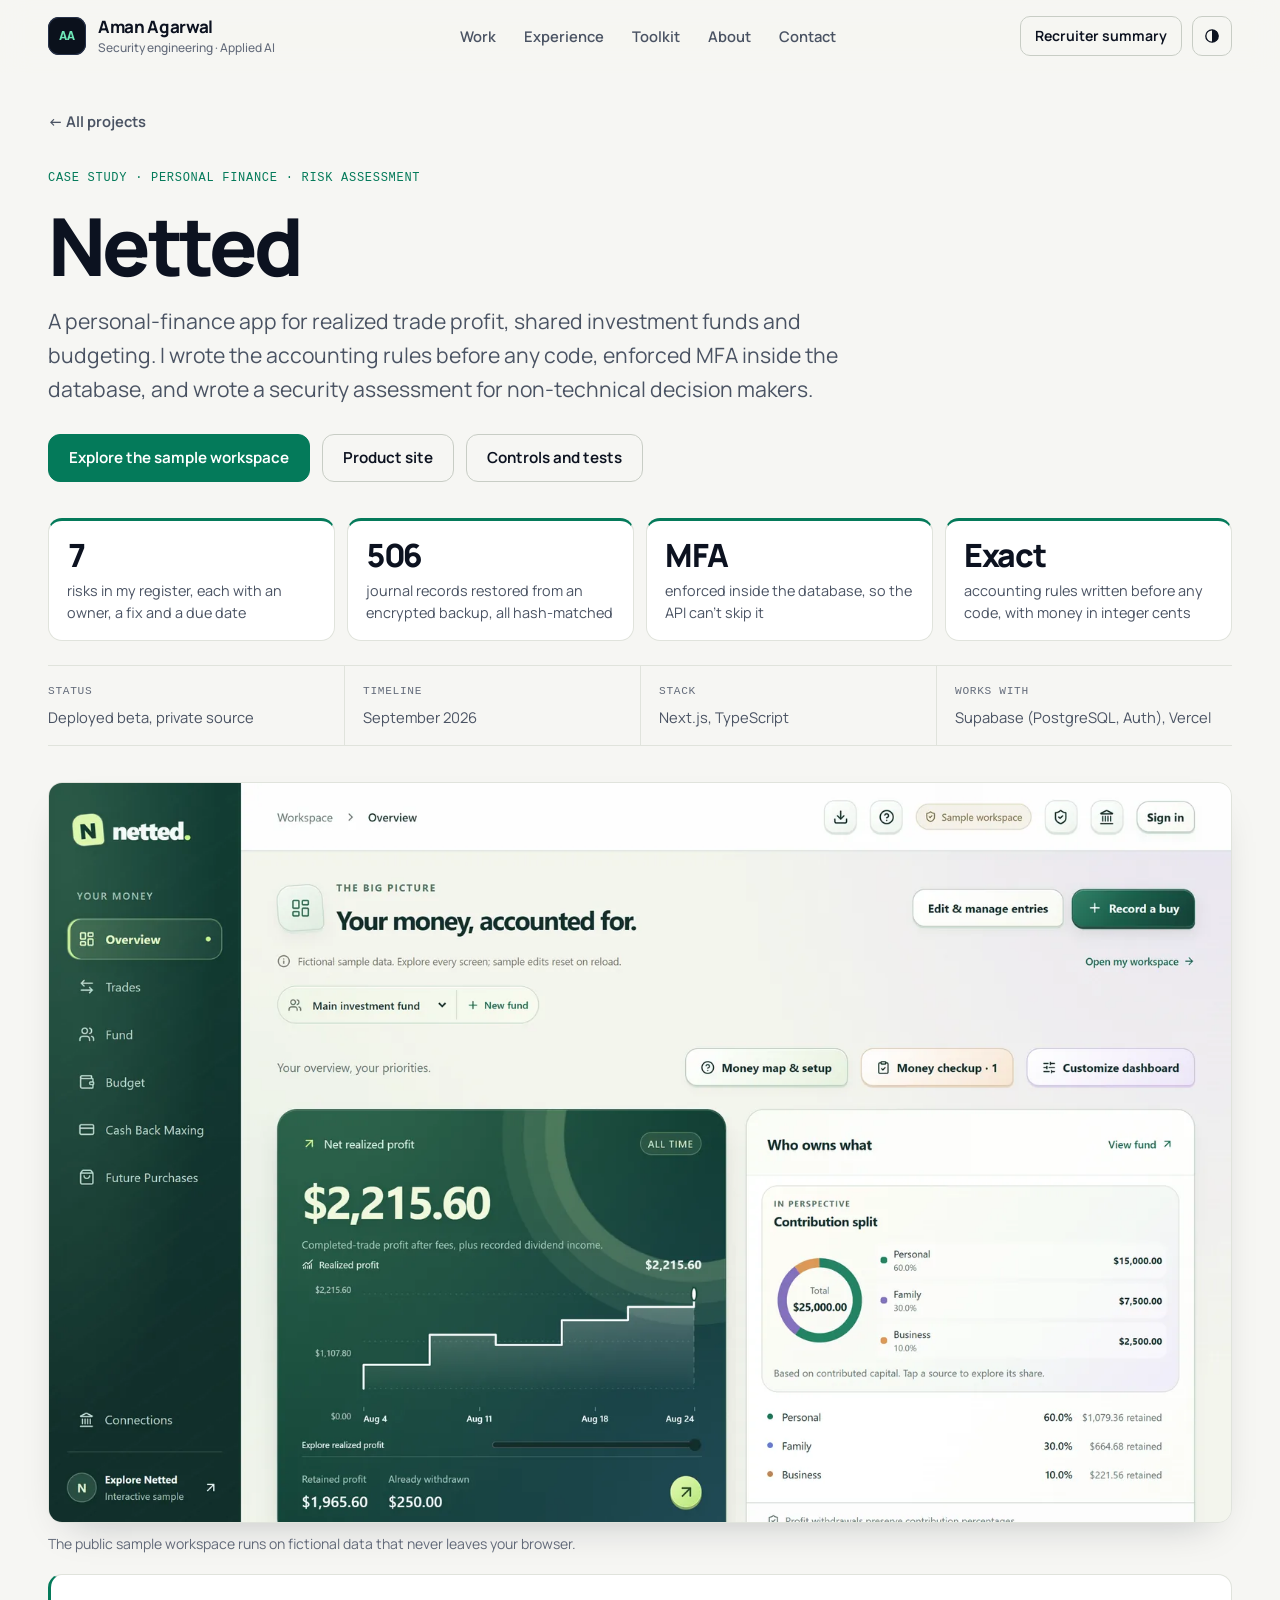
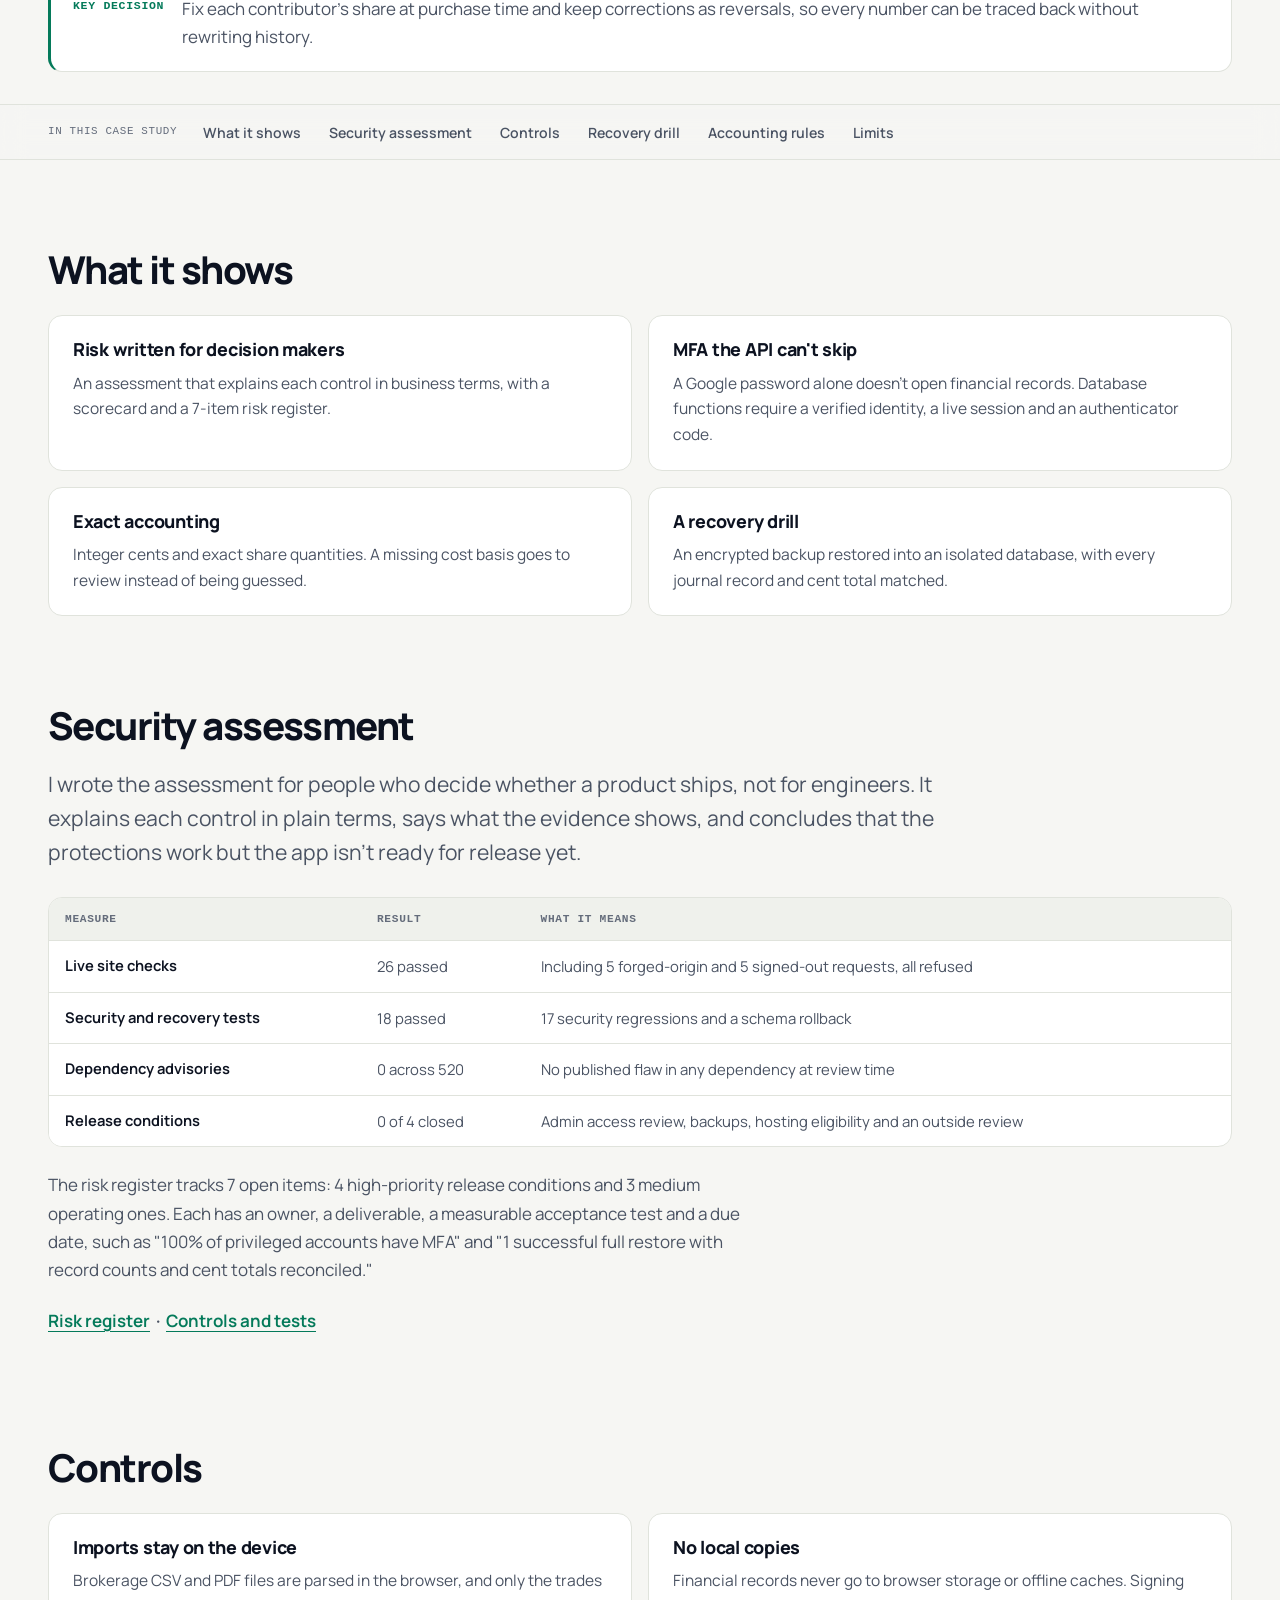
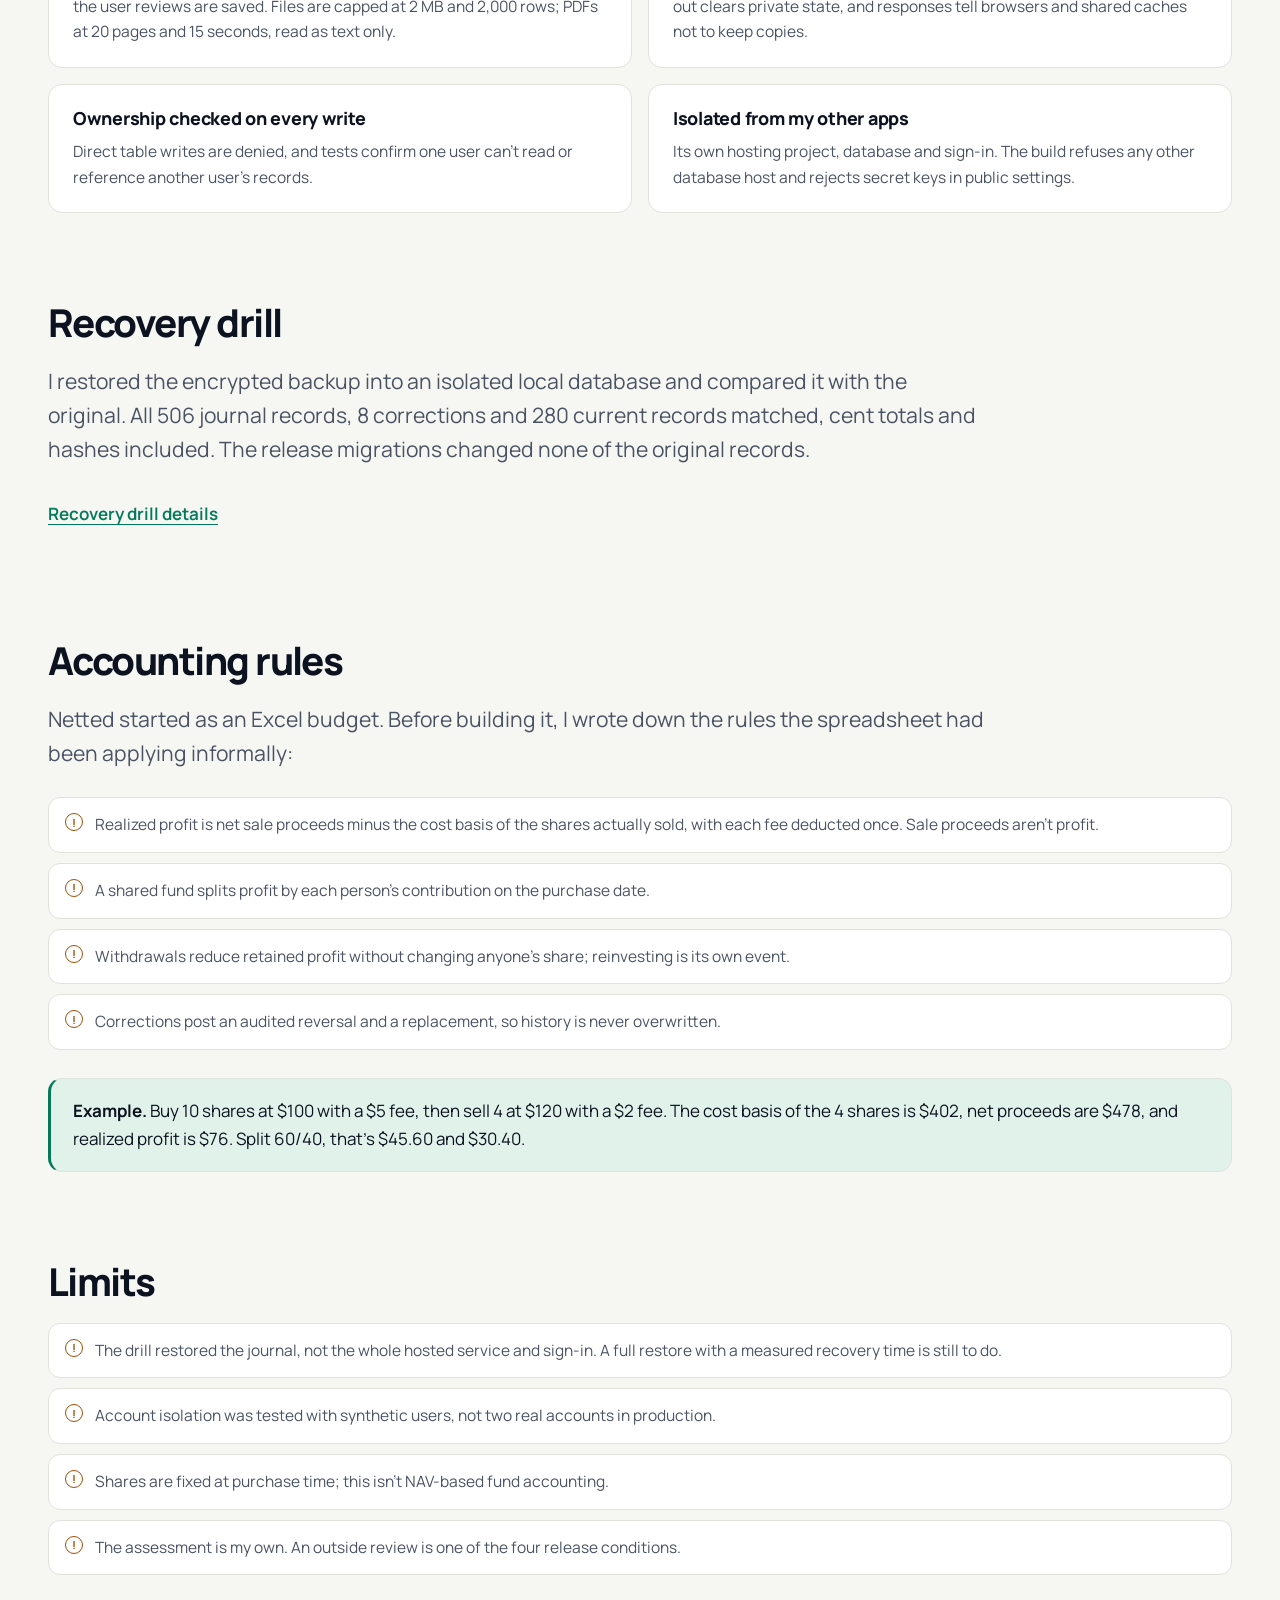
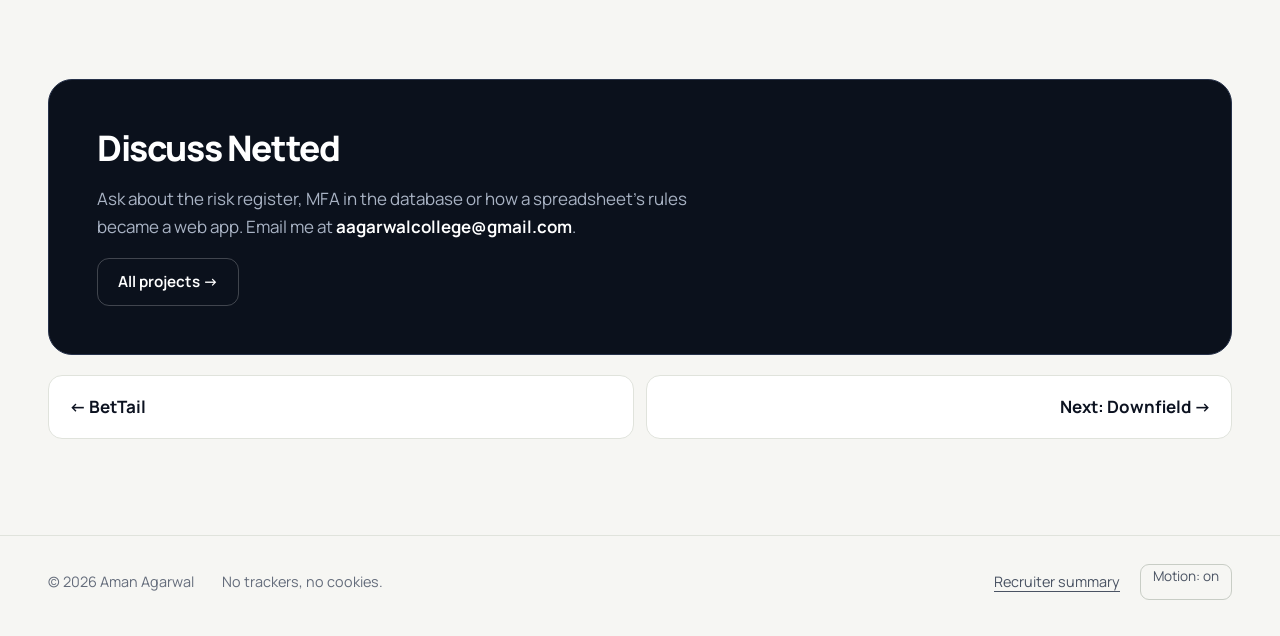
<file: projects/netted.html>
<!doctype html>
<html lang="en">
  <head>
    <meta charset="utf-8" />
    <meta name="viewport" content="width=device-width, initial-scale=1" />
    <meta
      http-equiv="Content-Security-Policy"
      content="default-src 'none'; script-src 'self'; style-src 'self'; font-src 'self'; img-src 'self'; base-uri 'none'; form-action 'none'"
    />
    <meta name="referrer" content="strict-origin-when-cross-origin" />
    <title>Netted case study · Aman Agarwal</title>
    <meta
      name="description"
      content="Netted is a personal-finance app with MFA enforced in the database, a security assessment written for non-technical decision makers, a 7-item risk register and a recovery drill that restored all 506 journal records."
    />
    <link rel="canonical" href="https://aman-agarwal6.github.io/projects/netted.html" />
    <meta property="og:type" content="article" />
    <meta property="og:title" content="Netted · A spreadsheet’s rules turned into an app" />
    <meta
      property="og:description"
      content="A personal-finance app with MFA enforced in the database, a security assessment and 7-item risk register, and a recovery drill that restored all 506 journal records."
    />
    <meta property="og:url" content="https://aman-agarwal6.github.io/projects/netted.html" />
    <meta property="og:image" content="https://aman-agarwal6.github.io/assets/img/og-netted.png" />
    <meta property="og:image:width" content="1200" />
    <meta property="og:image:height" content="630" />
    <meta name="twitter:card" content="summary_large_image" />
    <link rel="icon" href="../assets/img/mark.svg" type="image/svg+xml" />
    <link rel="preload" href="../assets/fonts/manrope.ttf" as="font" type="font/ttf" crossorigin />
    <link rel="stylesheet" href="../assets/css/main.css?v=5" />
    <script src="../assets/js/site.js?v=2" defer></script>
  </head>
  <body class="case-page">
    <a class="skip" href="#main">Skip to content</a>
<header class="site-header">
  <nav class="wrap nav" aria-label="Primary">
    <a class="brand" href="../" aria-label="Aman Agarwal, home"><span class="brand-mark" aria-hidden="true">AA</span><span class="brand-text">Aman Agarwal<small>Security engineering · Applied AI</small></span></a>
    <ul class="nav-links">
      <li><a href="../#projects">Work</a></li>
      <li><a href="../#experience">Experience</a></li>
      <li><a href="../#skills">Toolkit</a></li>
      <li><a href="../#about">About</a></li>
      <li><a href="../#contact">Contact</a></li>
    </ul>
    <div class="nav-tools"><a class="overview-link" href="../overview.html">Recruiter summary</a><button class="theme-toggle js-only" type="button" aria-label="Switch color theme"><svg viewBox="0 0 24 24" width="18" height="18" aria-hidden="true"><circle cx="12" cy="12" r="8.25" fill="none" stroke="currentColor" stroke-width="1.8" /><path d="M12 3.75a8.25 8.25 0 0 1 0 16.5z" fill="currentColor" /></svg></button></div>
  </nav>
  <div class="reading-progress" aria-hidden="true"><span></span></div>
</header>

    <main id="main" class="wrap" tabindex="-1">
      <a class="crumb" href="../#projects">← All projects</a>
      <div class="cs-hero">
        <div class="eyebrow">Case study · Personal finance · Risk assessment</div>
        <h1>Netted</h1>
        <p class="lede">
          A personal-finance app for realized trade profit, shared investment funds and budgeting.
          I wrote the accounting rules before any code, enforced MFA inside the database, and wrote
          a security assessment for non-technical decision makers.
        </p>
        <div class="btn-row">
          <a class="btn btn-primary" href="https://getnetted.vercel.app/app">Explore the sample workspace</a>
          <a class="btn btn-ghost" href="https://getnetted.vercel.app/">Product site</a>
          <a class="btn btn-ghost" href="https://github.com/aman-agarwal6/aman-agarwal6.github.io/blob/main/proof/ai-security/netted.md">Controls and tests</a>
        </div>
        <ul class="tiles" aria-label="Results at a glance">
          <li><strong>7</strong>risks in my register, each with an owner, a fix and a due date</li>
          <li><strong>506</strong>journal records restored from an encrypted backup, all hash-matched</li>
          <li><strong>MFA</strong>enforced inside the database, so the API can’t skip it</li>
          <li><strong>Exact</strong>accounting rules written before any code, with money in integer cents</li>
        </ul>
        <dl class="cs-meta">
          <div>
            <dt>Status</dt>
            <dd>Deployed beta, private source</dd>
          </div>
          <div>
            <dt>Timeline</dt>
            <dd>September 2026</dd>
          </div>
          <div>
            <dt>Stack</dt>
            <dd>Next.js, TypeScript</dd>
          </div>
          <div>
            <dt>Works with</dt>
            <dd>Supabase (PostgreSQL, Auth), Vercel</dd>
          </div>
        </dl>
        <figure class="figure">
          <a class="screenshot-link" href="../assets/img/netted-sample.webp" data-image="../assets/img/netted-sample.webp" data-image-title="Netted sample workspace" data-caption="Netted sample workspace: a realized-profit chart and a contribution split, all fictional data" aria-label="Enlarge Netted sample workspace"><img
            src="../assets/img/netted-sample.webp"
            width="1600"
            height="1000"
            alt="Netted sample workspace: a realized-profit chart and a contribution split, all fictional data"
          /><span class="inspect-button" aria-hidden="true">Enlarge ↗</span></a>
          <figcaption>The public sample workspace runs on fictional data that never leaves your browser.</figcaption>
        </figure>
      </div>

      <p class="ownership-decision"><strong>Key decision</strong>Fix each contributor's share at purchase time and keep corrections as reversals, so every number can be traced back without rewriting history.</p>
      <nav class="contents" aria-label="On this page">
        <span>In this case study</span><a href="#shows">What it shows</a
        ><a href="#assessment">Security assessment</a><a href="#controls">Controls</a
        ><a href="#recovery">Recovery drill</a><a href="#rules">Accounting rules</a
        ><a href="#limits">Limits</a>
      </nav>

      <section class="cs-section" aria-labelledby="shows">
        <h2 id="shows">What it shows</h2>
        <div class="two-col">
          <div class="decision">
            <h3>Risk written for decision makers</h3>
            <p>An assessment that explains each control in business terms, with a scorecard and a 7-item risk register.</p>
          </div>
          <div class="decision">
            <h3>MFA the API can't skip</h3>
            <p>A Google password alone doesn't open financial records. Database functions require a verified identity, a live session and an authenticator code.</p>
          </div>
          <div class="decision">
            <h3>Exact accounting</h3>
            <p>Integer cents and exact share quantities. A missing cost basis goes to review instead of being guessed.</p>
          </div>
          <div class="decision">
            <h3>A recovery drill</h3>
            <p>An encrypted backup restored into an isolated database, with every journal record and cent total matched.</p>
          </div>
        </div>
      </section>

      <section class="cs-section" aria-labelledby="assessment">
        <h2 id="assessment">Security assessment</h2>
        <p class="lede">
          I wrote the assessment for people who decide whether a product ships, not for engineers.
          It explains each control in plain terms, says what the evidence shows, and concludes that
          the protections work but the app isn't ready for release yet.
        </p>
        <div class="table-wrap findings-table" tabindex="0" role="region" aria-label="Scrollable table of the assessment scorecard">
          <table>
            <caption class="sr-only">Assessment scorecard: measure, result and what it means</caption>
            <thead>
              <tr><th scope="col">Measure</th><th scope="col">Result</th><th scope="col">What it means</th></tr>
            </thead>
            <tbody>
              <tr><th scope="row">Live site checks</th><td>26 passed</td><td>Including 5 forged-origin and 5 signed-out requests, all refused</td></tr>
              <tr><th scope="row">Security and recovery tests</th><td>18 passed</td><td>17 security regressions and a schema rollback</td></tr>
              <tr><th scope="row">Dependency advisories</th><td>0 across 520</td><td>No published flaw in any dependency at review time</td></tr>
              <tr><th scope="row">Release conditions</th><td>0 of 4 closed</td><td>Admin access review, backups, hosting eligibility and an outside review</td></tr>
            </tbody>
          </table>
        </div>
        <p>
          The risk register tracks 7 open items: 4 high-priority release conditions and 3 medium
          operating ones. Each has an owner, a deliverable, a measurable acceptance test and a due
          date, such as "100% of privileged accounts have MFA" and "1 successful full restore with
          record counts and cent totals reconciled."
        </p>
        <p class="case-evidence-link">
          <a href="https://github.com/aman-agarwal6/aman-agarwal6.github.io/blob/main/proof/ai-security/netted-risk-register.md">Risk register</a> ·
          <a href="https://github.com/aman-agarwal6/aman-agarwal6.github.io/blob/main/proof/ai-security/netted.md">Controls and tests</a>
        </p>
      </section>

      <section class="cs-section" aria-labelledby="controls">
        <h2 id="controls">Controls</h2>
        <div class="two-col">
          <div class="decision">
            <h3>Imports stay on the device</h3>
            <p>Brokerage CSV and PDF files are parsed in the browser, and only the trades the user reviews are saved. Files are capped at 2 MB and 2,000 rows; PDFs at 20 pages and 15 seconds, read as text only.</p>
          </div>
          <div class="decision">
            <h3>No local copies</h3>
            <p>Financial records never go to browser storage or offline caches. Signing out clears private state, and responses tell browsers and shared caches not to keep copies.</p>
          </div>
          <div class="decision">
            <h3>Ownership checked on every write</h3>
            <p>Direct table writes are denied, and tests confirm one user can't read or reference another user's records.</p>
          </div>
          <div class="decision">
            <h3>Isolated from my other apps</h3>
            <p>Its own hosting project, database and sign-in. The build refuses any other database host and rejects secret keys in public settings.</p>
          </div>
        </div>
      </section>

      <section class="cs-section" aria-labelledby="recovery">
        <h2 id="recovery">Recovery drill</h2>
        <p class="lede">
          I restored the encrypted backup into an isolated local database and compared it with the
          original. All 506 journal records, 8 corrections and 280 current records matched, cent
          totals and hashes included. The release migrations changed none of the original records.
        </p>
        <p class="case-evidence-link">
          <a href="https://github.com/aman-agarwal6/aman-agarwal6.github.io/blob/main/proof/engineering/netted-recovery.md">Recovery drill details</a>
        </p>
      </section>

      <section class="cs-section" aria-labelledby="rules">
        <h2 id="rules">Accounting rules</h2>
        <p class="lede">
          Netted started as an Excel budget. Before building it, I wrote down the rules the
          spreadsheet had been applying informally:
        </p>
        <ul class="limits">
          <li>Realized profit is net sale proceeds minus the cost basis of the shares actually sold, with each fee deducted once. Sale proceeds aren't profit.</li>
          <li>A shared fund splits profit by each person's contribution on the purchase date.</li>
          <li>Withdrawals reduce retained profit without changing anyone's share; reinvesting is its own event.</li>
          <li>Corrections post an audited reversal and a replacement, so history is never overwritten.</li>
        </ul>
        <div class="callout">
          <p><strong>Example.</strong> Buy 10 shares at $100 with a $5 fee, then sell 4 at $120 with a $2 fee. The cost basis of the 4 shares is $402, net proceeds are $478, and realized profit is $76. Split 60/40, that's $45.60 and $30.40.</p>
        </div>
      </section>

      <section class="cs-section prose" aria-labelledby="limits">
        <h2 id="limits">Limits</h2>
        <ul class="limits">
          <li>The drill restored the journal, not the whole hosted service and sign-in. A full restore with a measured recovery time is still to do.</li>
          <li>Account isolation was tested with synthetic users, not two real accounts in production.</li>
          <li>Shares are fixed at purchase time; this isn't NAV-based fund accounting.</li>
          <li>The assessment is my own. An outside review is one of the four release conditions.</li>
        </ul>
      </section>

      <section class="case-contact" aria-labelledby="discuss-netted"><h2 id="discuss-netted">Discuss Netted</h2><p>Ask about the risk register, MFA in the database or how a spreadsheet's rules became a web app. Email me at <strong>aagarwalcollege@gmail.com</strong>.</p><div class="btn-row"><a class="btn btn-ghost" href="../#projects">All projects →</a></div></section>
      <nav class="pager" aria-label="Case studies">
        <a href="bettail.html">← BetTail</a>
        <a href="downfield.html">Next: Downfield →</a>
      </nav>
    </main>

    <dialog id="image-viewer" class="image-dialog" aria-labelledby="image-title" aria-describedby="image-instructions">
  <div class="dialog-head">
    <h2 id="image-title">Project screenshot</h2>
    <div class="dialog-actions">
      <button type="button" data-image-zoom aria-pressed="false">View full size</button>
      <a data-image-original target="_blank" rel="noopener noreferrer">Open original ↗</a>
      <button type="button" data-close-dialog aria-label="Close screenshot">Close ×</button>
    </div>
  </div>
  <p id="image-instructions" class="viewer-note">View full size to read details. Scroll or swipe to move around the enlarged image.</p>
  <figure>
    <div class="image-viewport" role="region" aria-label="Screenshot, scroll to inspect when enlarged" tabindex="0">
      <img id="inspected-image" alt="" />
    </div>
    <figcaption id="inspected-caption"></figcaption>
  </figure>
</dialog>
<footer class="site-footer">
  <div class="wrap footer-inner">
    <span>© 2026 Aman Agarwal</span>
    <span class="footer-note">No trackers, no cookies.</span>
    <nav class="footer-links" aria-label="Footer"><a href="../overview.html">Recruiter summary</a><button type="button" class="motion-control js-only" aria-pressed="false">Motion: on</button></nav>
  </div>
</footer>
  </body>
</html>
</file>
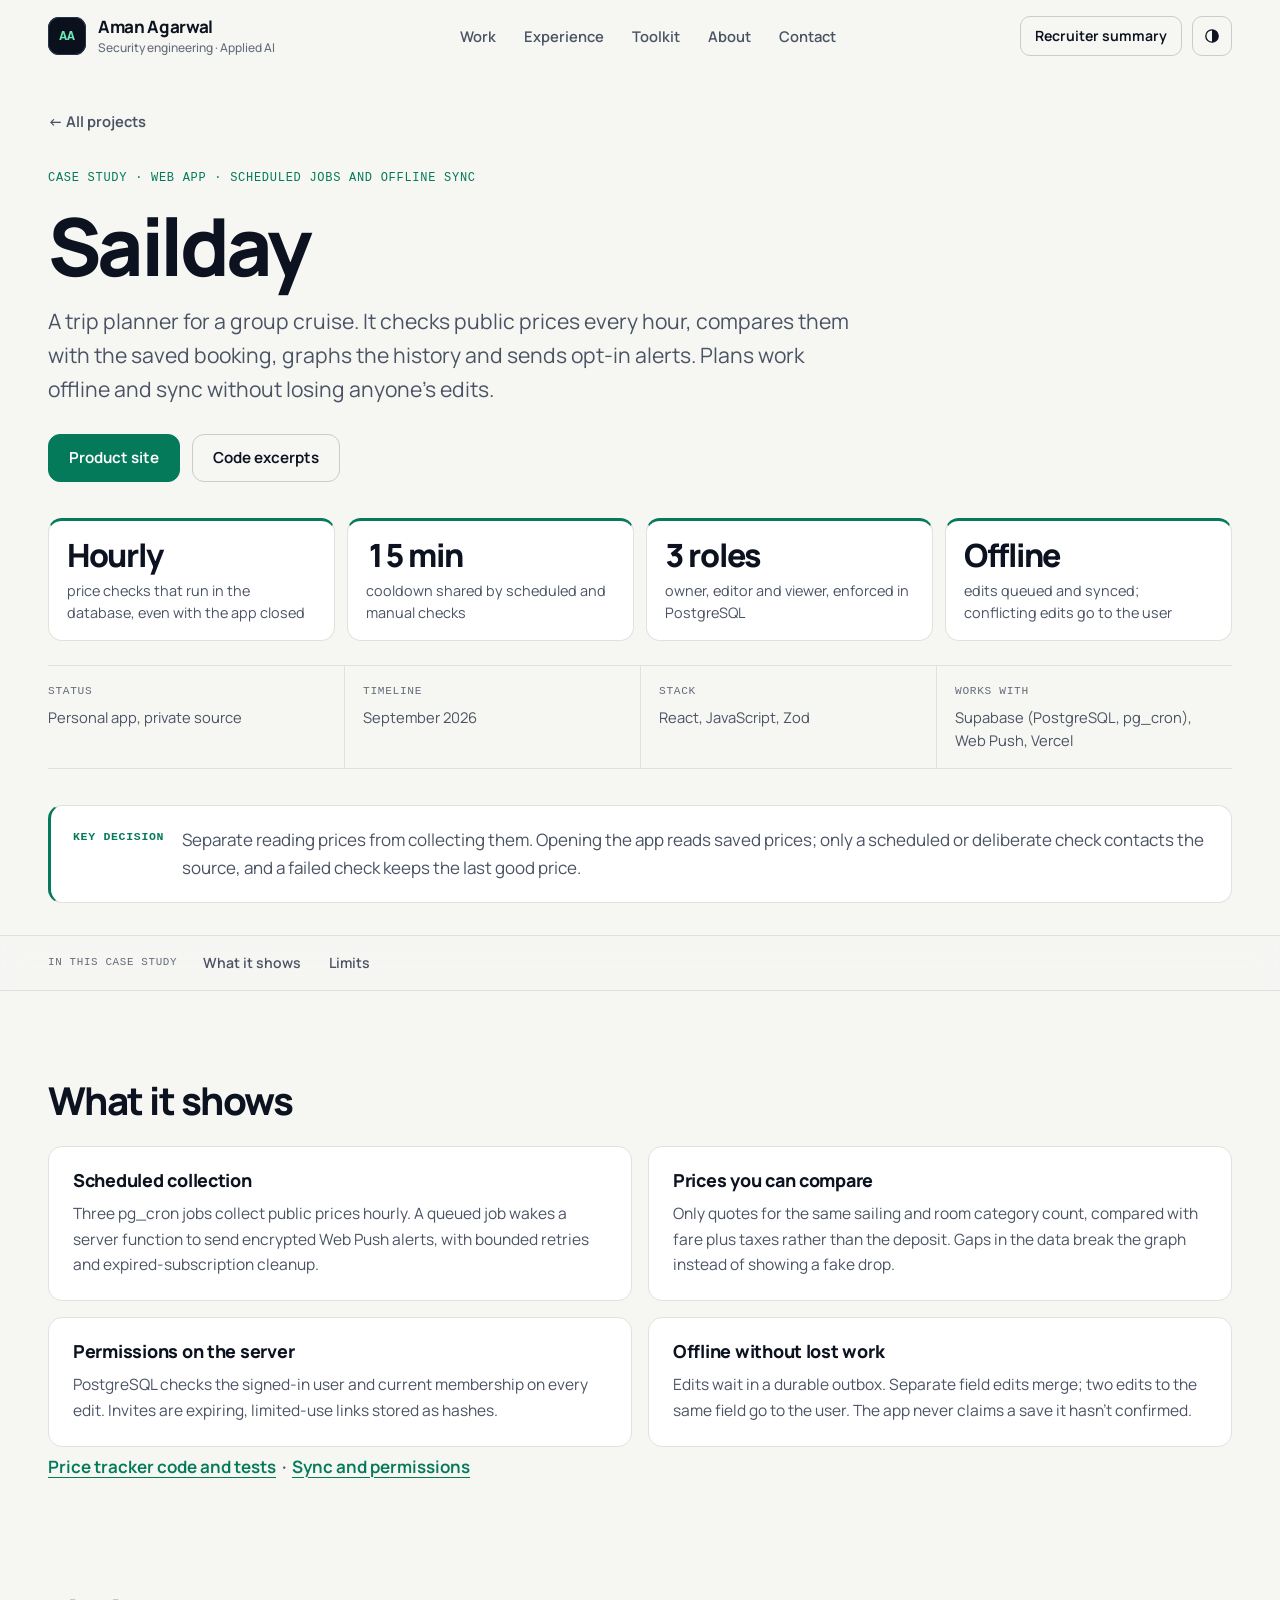
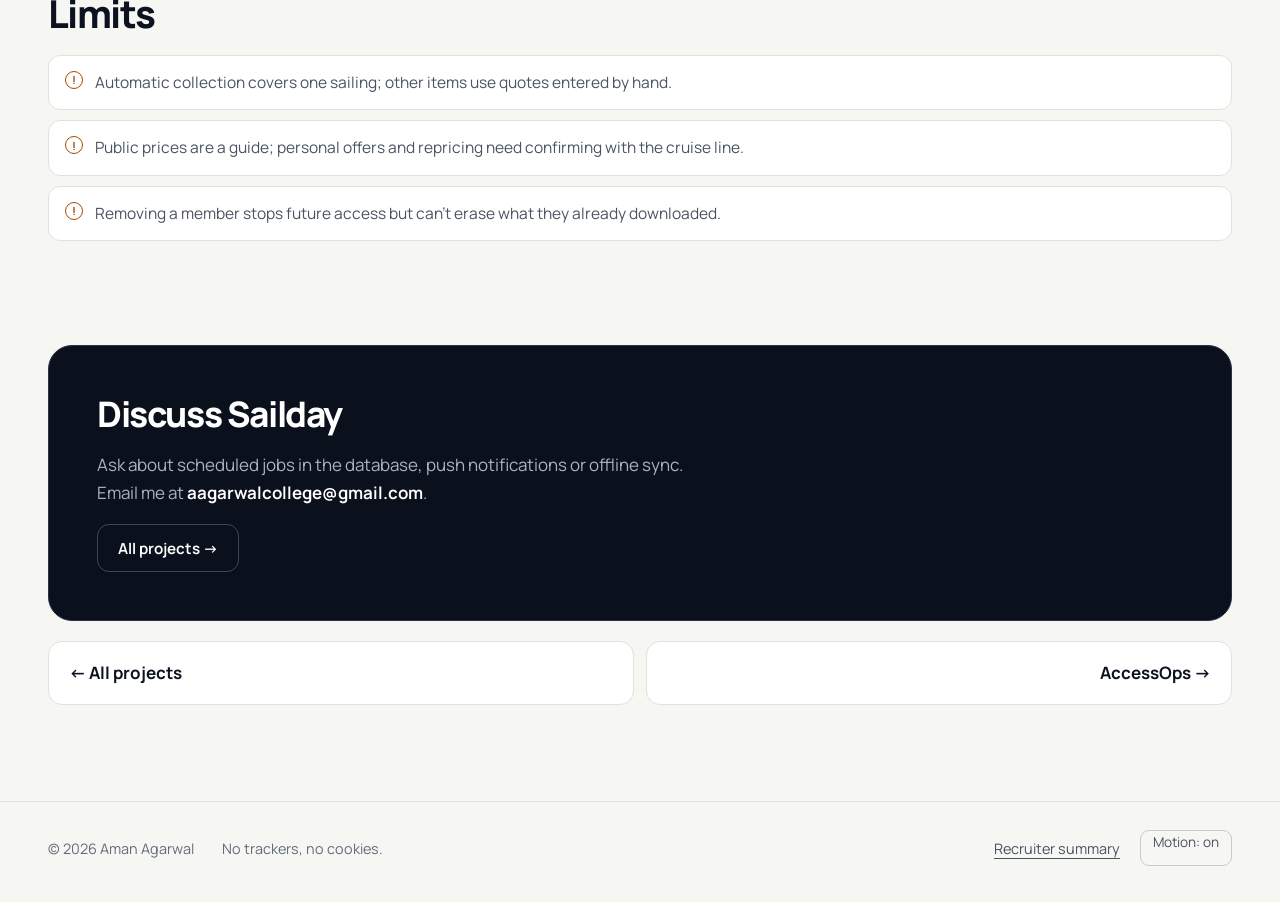
<file: projects/sailday.html>
<!doctype html>
<html lang="en">
  <head>
    <meta charset="utf-8" />
    <meta name="viewport" content="width=device-width, initial-scale=1" />
    <meta
      http-equiv="Content-Security-Policy"
      content="default-src 'none'; script-src 'self'; style-src 'self'; font-src 'self'; img-src 'self'; base-uri 'none'; form-action 'none'"
    />
    <meta name="referrer" content="strict-origin-when-cross-origin" />
    <title>Sailday case study · Aman Agarwal</title>
    <meta
      name="description"
      content="Sailday is a trip planner for a group cruise. It checks public prices on a schedule, compares them with the saved booking, sends opt-in alerts and keeps plans usable offline."
    />
    <link rel="canonical" href="https://aman-agarwal6.github.io/projects/sailday.html" />
    <meta property="og:type" content="article" />
    <meta property="og:title" content="Sailday · Price tracking that works offline" />
    <meta
      property="og:description"
      content="A trip planner with scheduled price checks in the database, opt-in Web Push alerts, permissions enforced in PostgreSQL and offline edits that sync without losing work."
    />
    <meta property="og:url" content="https://aman-agarwal6.github.io/projects/sailday.html" />
    <meta property="og:image" content="https://aman-agarwal6.github.io/assets/img/og-sailday.png" />
    <meta property="og:image:width" content="1200" />
    <meta property="og:image:height" content="630" />
    <meta name="twitter:card" content="summary_large_image" />
    <link rel="icon" href="../assets/img/mark.svg" type="image/svg+xml" />
    <link rel="preload" href="../assets/fonts/manrope.ttf" as="font" type="font/ttf" crossorigin />
    <link rel="stylesheet" href="../assets/css/main.css?v=5" />
    <script src="../assets/js/site.js?v=2" defer></script>
  </head>
  <body class="case-page">
    <a class="skip" href="#main">Skip to content</a>
<header class="site-header">
  <nav class="wrap nav" aria-label="Primary">
    <a class="brand" href="../" aria-label="Aman Agarwal, home"><span class="brand-mark" aria-hidden="true">AA</span><span class="brand-text">Aman Agarwal<small>Security engineering · Applied AI</small></span></a>
    <ul class="nav-links">
      <li><a href="../#projects">Work</a></li>
      <li><a href="../#experience">Experience</a></li>
      <li><a href="../#skills">Toolkit</a></li>
      <li><a href="../#about">About</a></li>
      <li><a href="../#contact">Contact</a></li>
    </ul>
    <div class="nav-tools"><a class="overview-link" href="../overview.html">Recruiter summary</a><button class="theme-toggle js-only" type="button" aria-label="Switch color theme"><svg viewBox="0 0 24 24" width="18" height="18" aria-hidden="true"><circle cx="12" cy="12" r="8.25" fill="none" stroke="currentColor" stroke-width="1.8" /><path d="M12 3.75a8.25 8.25 0 0 1 0 16.5z" fill="currentColor" /></svg></button></div>
  </nav>
  <div class="reading-progress" aria-hidden="true"><span></span></div>
</header>

    <main id="main" class="wrap" tabindex="-1">
      <a class="crumb" href="../#projects">← All projects</a>
      <div class="cs-hero">
        <div class="eyebrow">Case study · Web app · Scheduled jobs and offline sync</div>
        <h1>Sailday</h1>
        <p class="lede">
          A trip planner for a group cruise. It checks public prices every hour, compares them
          with the saved booking, graphs the history and sends opt-in alerts. Plans work offline
          and sync without losing anyone's edits.
        </p>
        <div class="btn-row">
          <a class="btn btn-primary" href="https://sailday.vercel.app">Product site</a>
          <a class="btn btn-ghost" href="https://github.com/aman-agarwal6/aman-agarwal6.github.io/blob/main/proof/sailday/README.md">Code excerpts</a>
        </div>
        <ul class="tiles" aria-label="Results at a glance">
          <li><strong>Hourly</strong>price checks that run in the database, even with the app closed</li>
          <li><strong>15 min</strong>cooldown shared by scheduled and manual checks</li>
          <li><strong>3 roles</strong>owner, editor and viewer, enforced in PostgreSQL</li>
          <li><strong>Offline</strong>edits queued and synced; conflicting edits go to the user</li>
        </ul>
        <dl class="cs-meta">
          <div>
            <dt>Status</dt>
            <dd>Personal app, private source</dd>
          </div>
          <div>
            <dt>Timeline</dt>
            <dd>September 2026</dd>
          </div>
          <div>
            <dt>Stack</dt>
            <dd>React, JavaScript, Zod</dd>
          </div>
          <div>
            <dt>Works with</dt>
            <dd>Supabase (PostgreSQL, pg_cron), Web Push, Vercel</dd>
          </div>
        </dl>
      </div>

      <p class="ownership-decision"><strong>Key decision</strong>Separate reading prices from collecting them. Opening the app reads saved prices; only a scheduled or deliberate check contacts the source, and a failed check keeps the last good price.</p>
      <nav class="contents" aria-label="On this page">
        <span>In this case study</span><a href="#shows">What it shows</a><a href="#limits">Limits</a>
      </nav>

      <section class="cs-section" aria-labelledby="shows">
        <h2 id="shows">What it shows</h2>
        <div class="two-col">
          <div class="decision">
            <h3>Scheduled collection</h3>
            <p>Three pg_cron jobs collect public prices hourly. A queued job wakes a server function to send encrypted Web Push alerts, with bounded retries and expired-subscription cleanup.</p>
          </div>
          <div class="decision">
            <h3>Prices you can compare</h3>
            <p>Only quotes for the same sailing and room category count, compared with fare plus taxes rather than the deposit. Gaps in the data break the graph instead of showing a fake drop.</p>
          </div>
          <div class="decision">
            <h3>Permissions on the server</h3>
            <p>PostgreSQL checks the signed-in user and current membership on every edit. Invites are expiring, limited-use links stored as hashes.</p>
          </div>
          <div class="decision">
            <h3>Offline without lost work</h3>
            <p>Edits wait in a durable outbox. Separate field edits merge; two edits to the same field go to the user. The app never claims a save it hasn't confirmed.</p>
          </div>
        </div>
        <p class="case-evidence-link">
          <a href="https://github.com/aman-agarwal6/aman-agarwal6.github.io/blob/main/proof/sailday/price-tracker.md">Price tracker code and tests</a> ·
          <a href="https://github.com/aman-agarwal6/aman-agarwal6.github.io/blob/main/proof/sailday/README.md">Sync and permissions</a>
        </p>
      </section>

      <section class="cs-section prose" aria-labelledby="limits">
        <h2 id="limits">Limits</h2>
        <ul class="limits">
          <li>Automatic collection covers one sailing; other items use quotes entered by hand.</li>
          <li>Public prices are a guide; personal offers and repricing need confirming with the cruise line.</li>
          <li>Removing a member stops future access but can't erase what they already downloaded.</li>
        </ul>
      </section>

      <section class="case-contact" aria-labelledby="discuss-sailday"><h2 id="discuss-sailday">Discuss Sailday</h2><p>Ask about scheduled jobs in the database, push notifications or offline sync. Email me at <strong>aagarwalcollege@gmail.com</strong>.</p><div class="btn-row"><a class="btn btn-ghost" href="../#projects">All projects →</a></div></section>
      <nav class="pager" aria-label="Case studies">
        <a href="../#projects">← All projects</a>
        <a href="accessops.html">AccessOps →</a>
      </nav>
    </main>

<footer class="site-footer">
  <div class="wrap footer-inner">
    <span>© 2026 Aman Agarwal</span>
    <span class="footer-note">No trackers, no cookies.</span>
    <nav class="footer-links" aria-label="Footer"><a href="../overview.html">Recruiter summary</a><button type="button" class="motion-control js-only" aria-pressed="false">Motion: on</button></nav>
  </div>
</footer>
  </body>
</html>
</file>
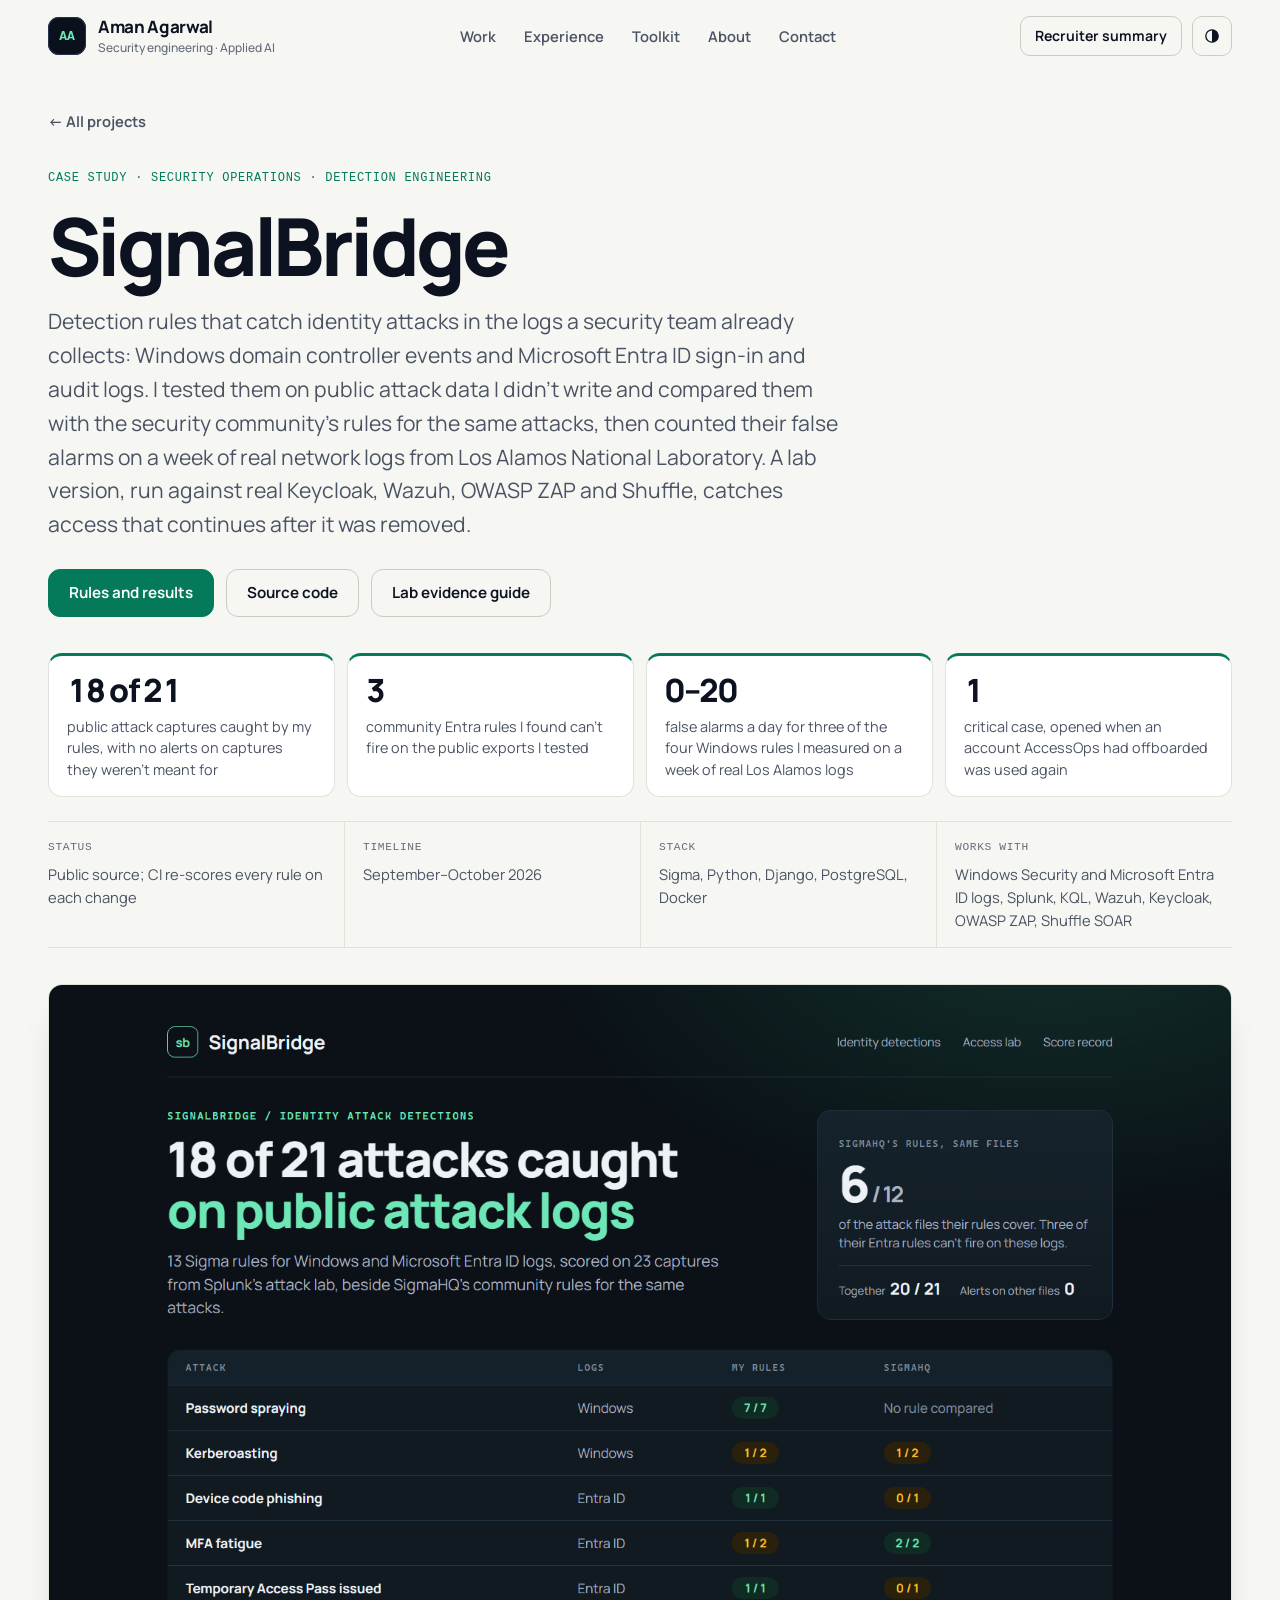
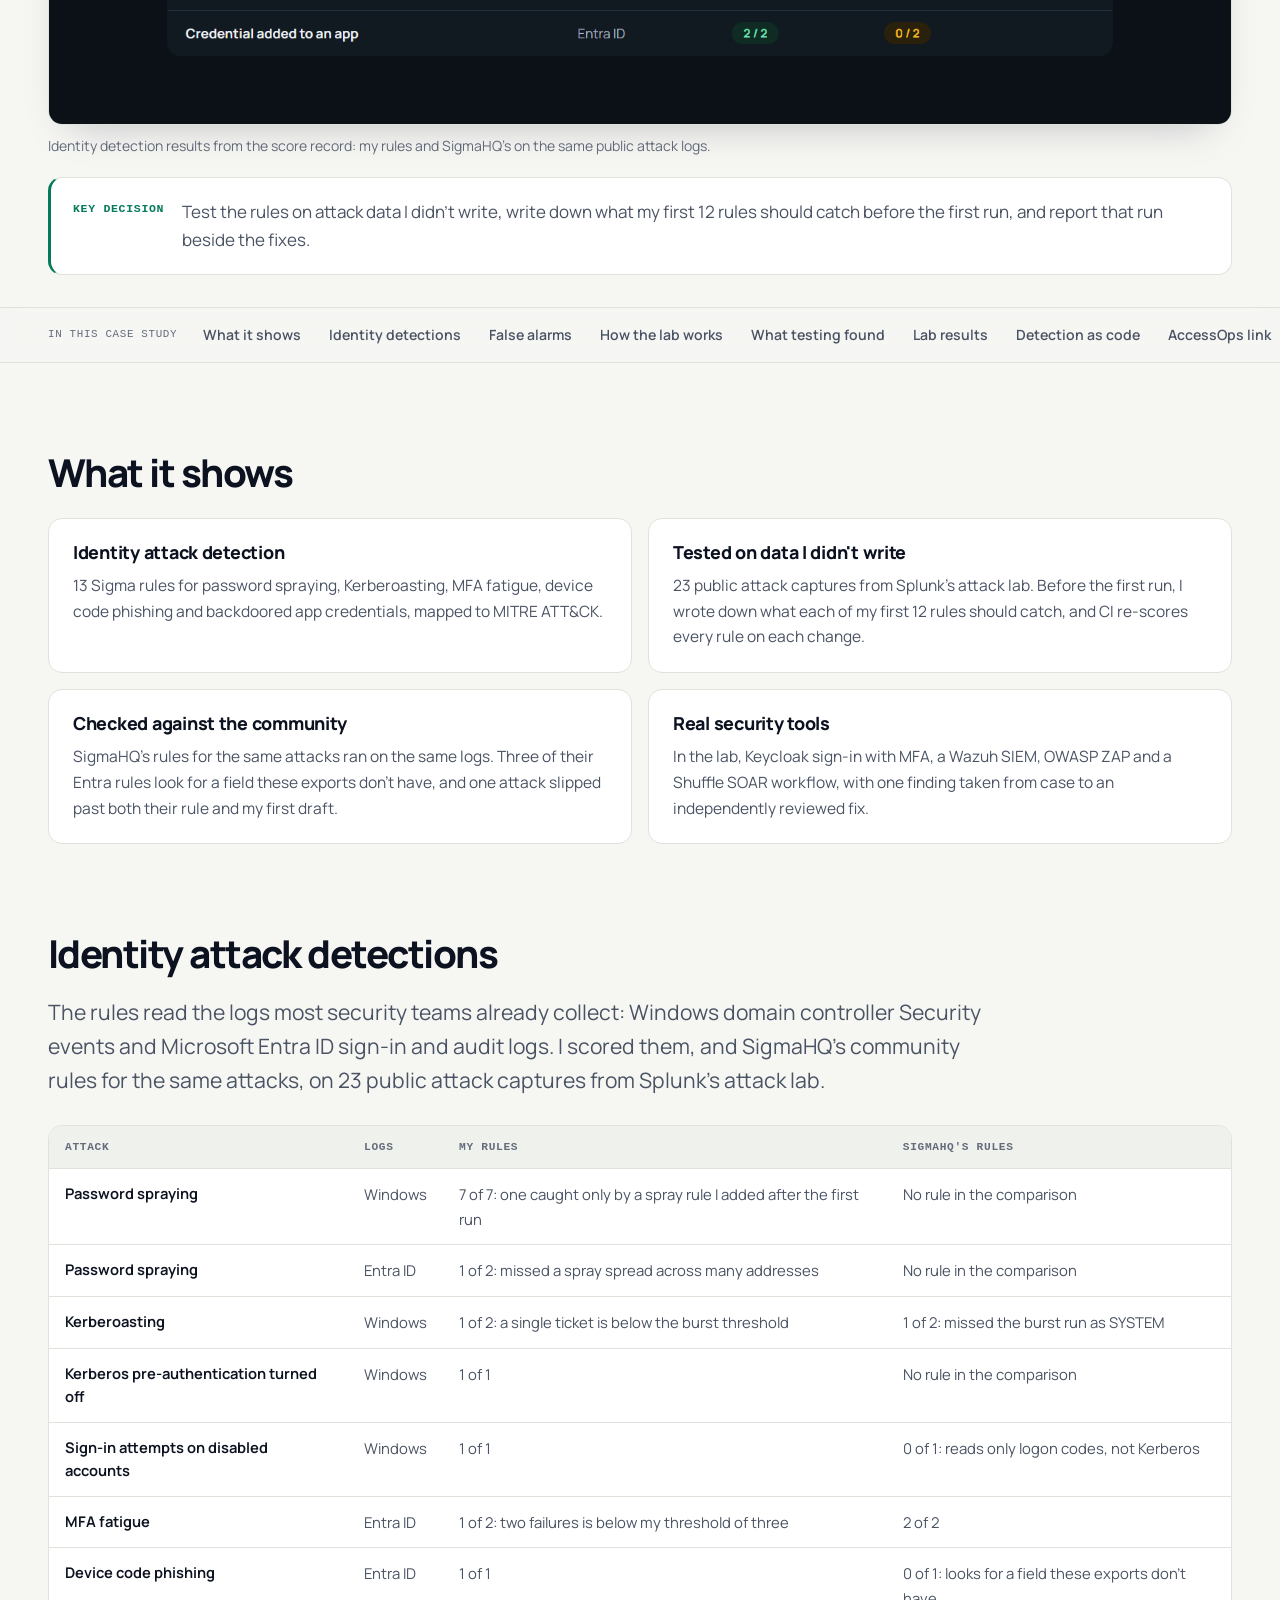
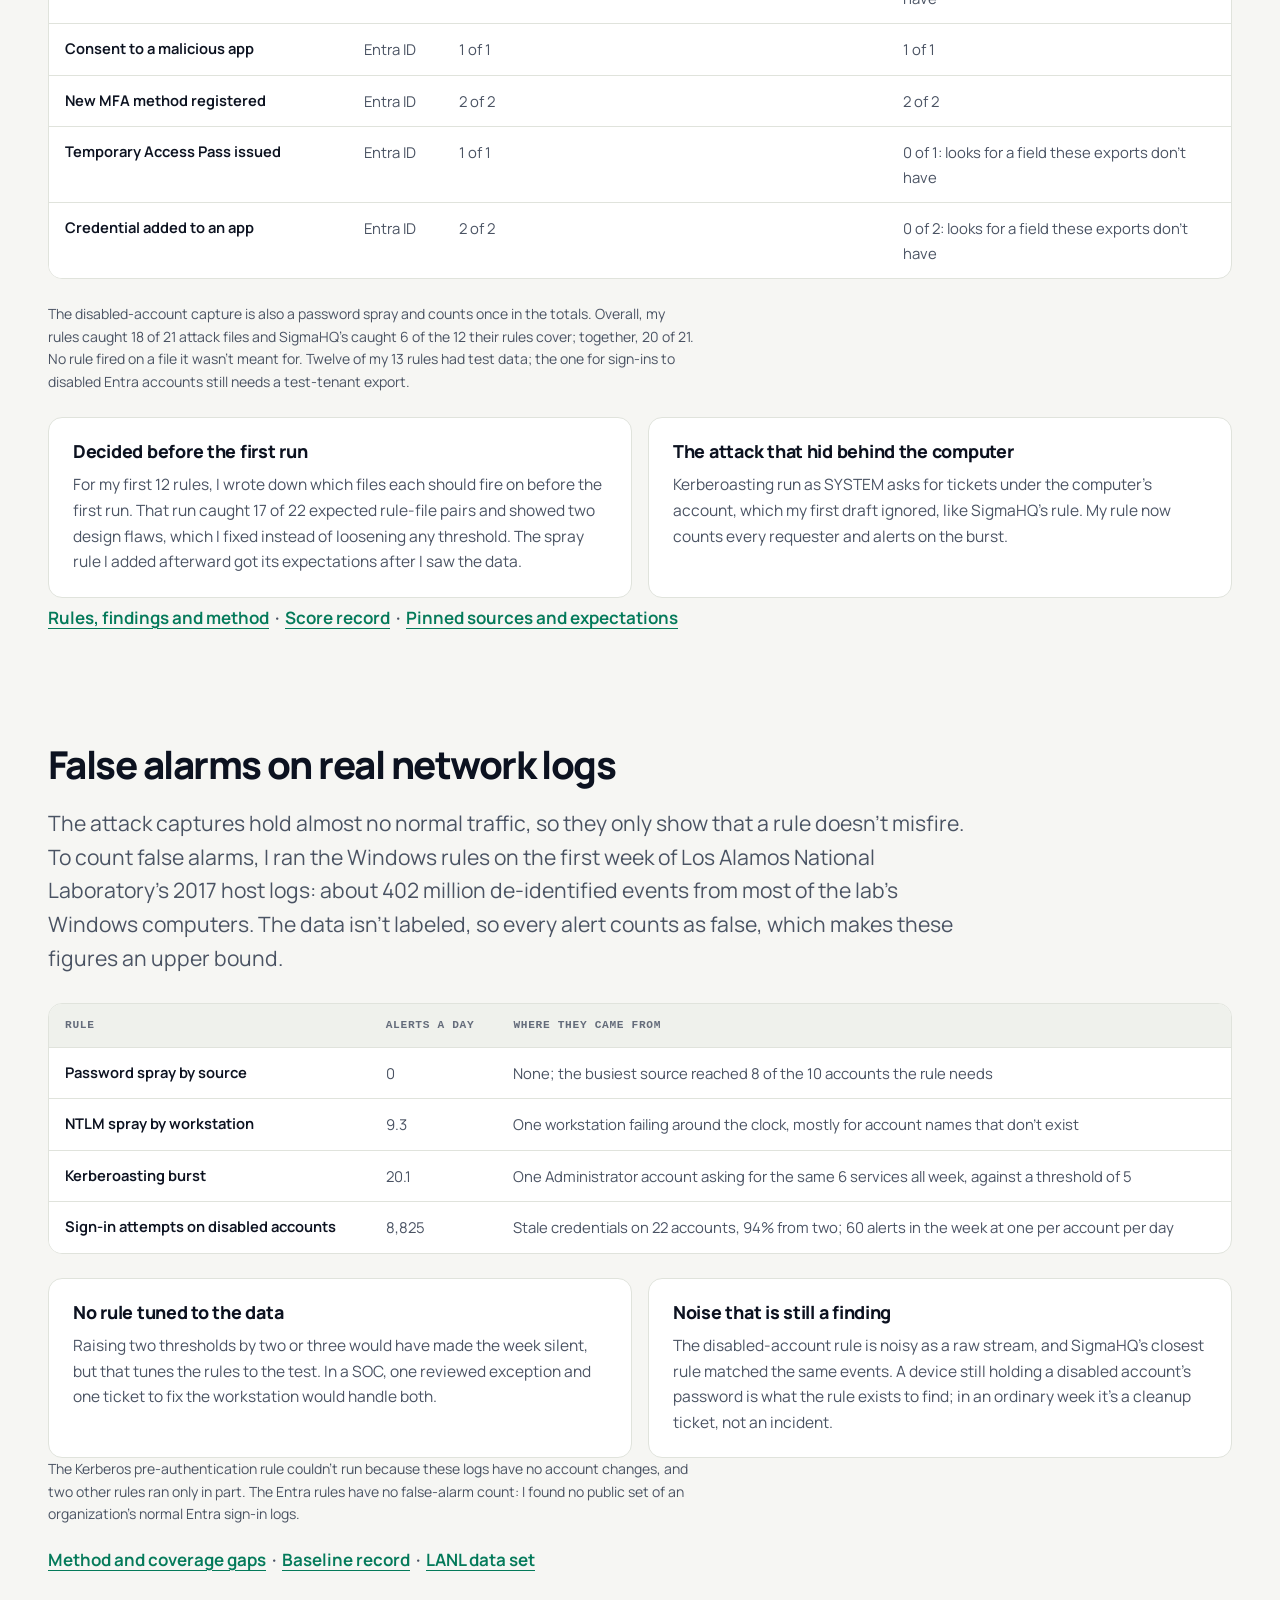
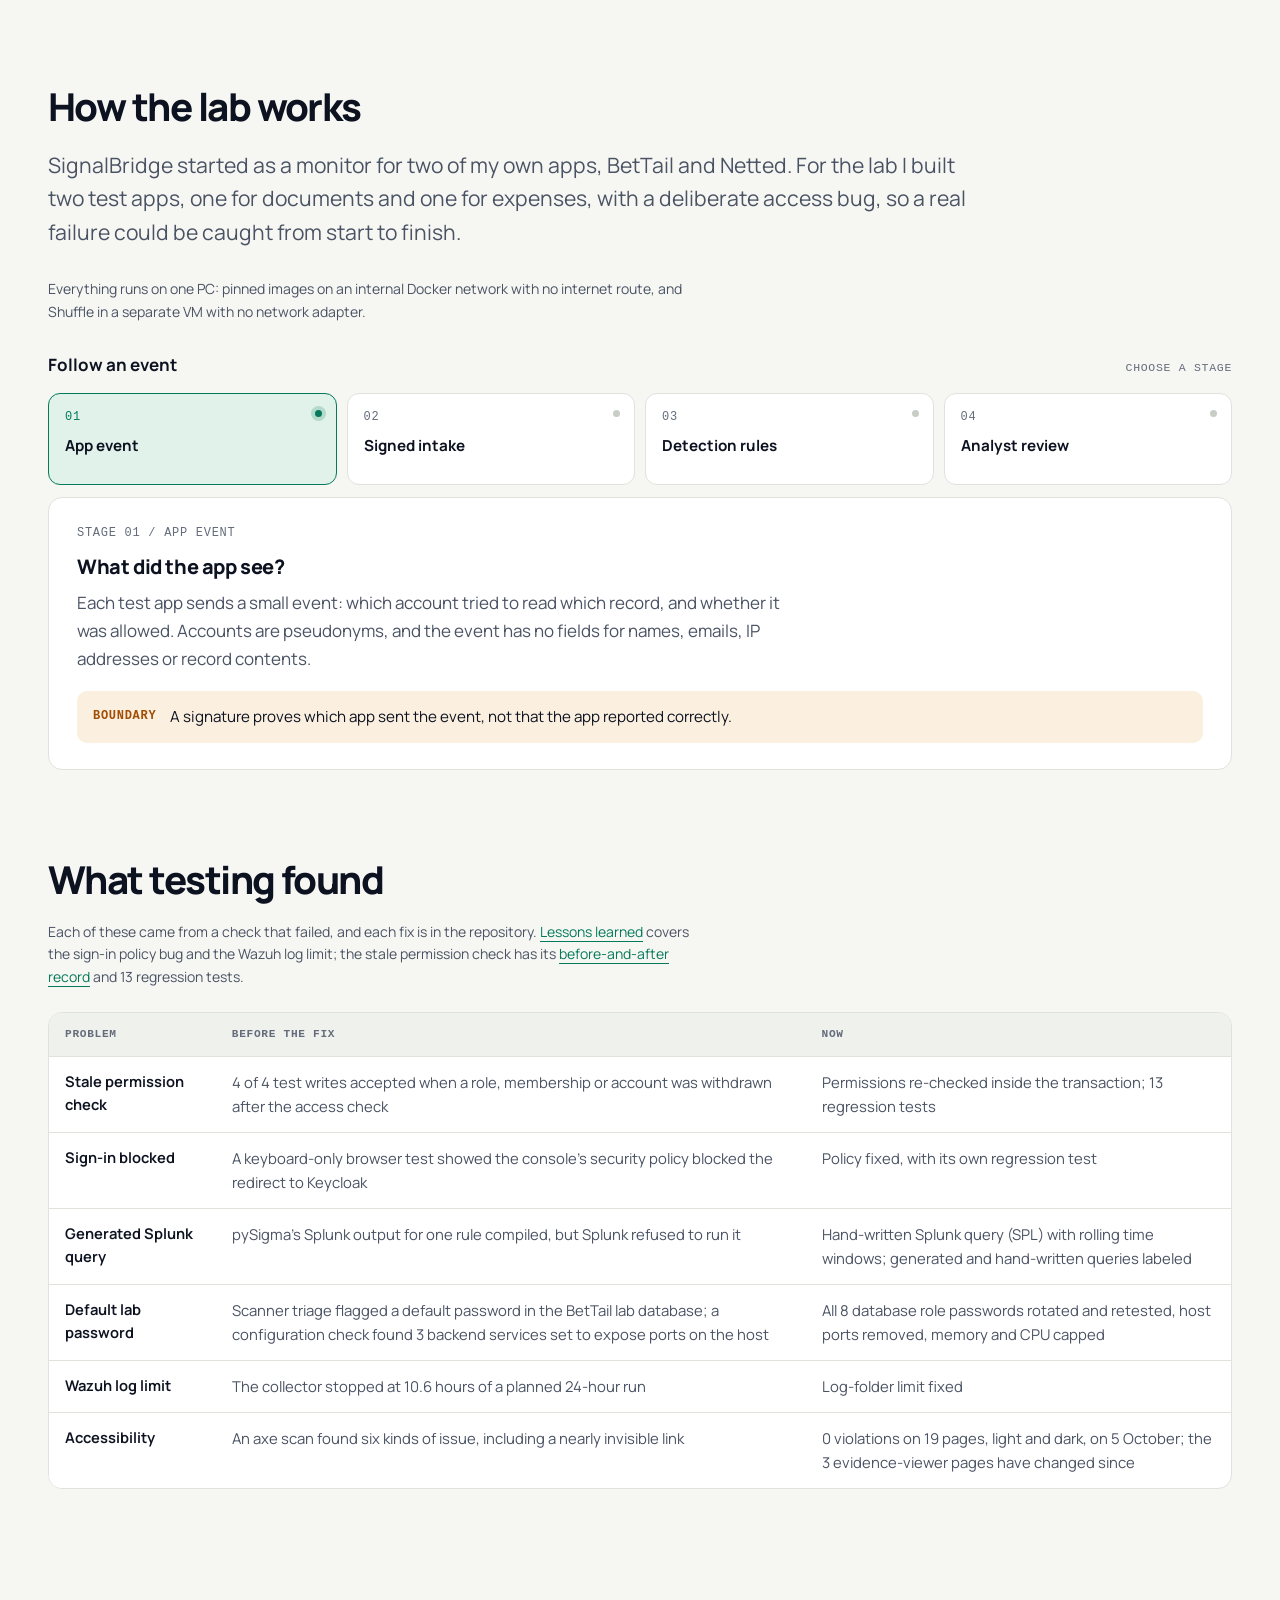
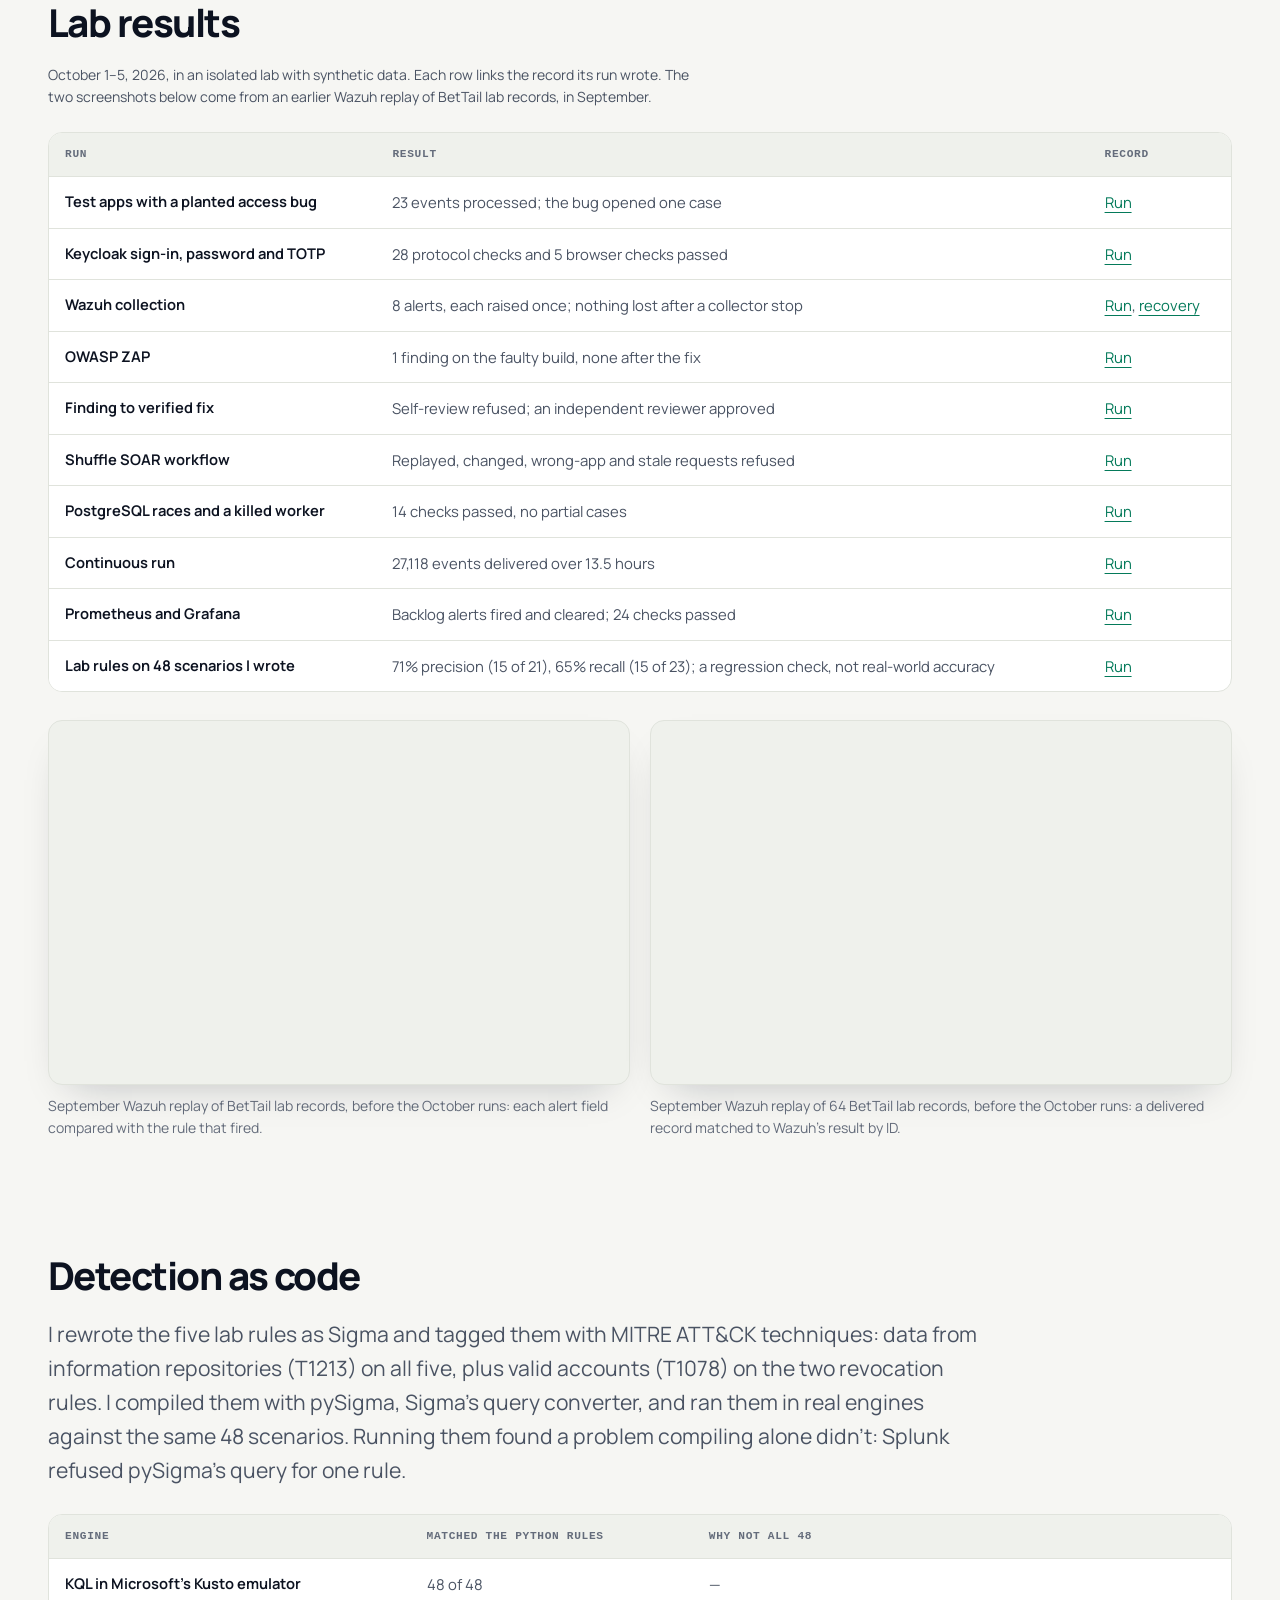
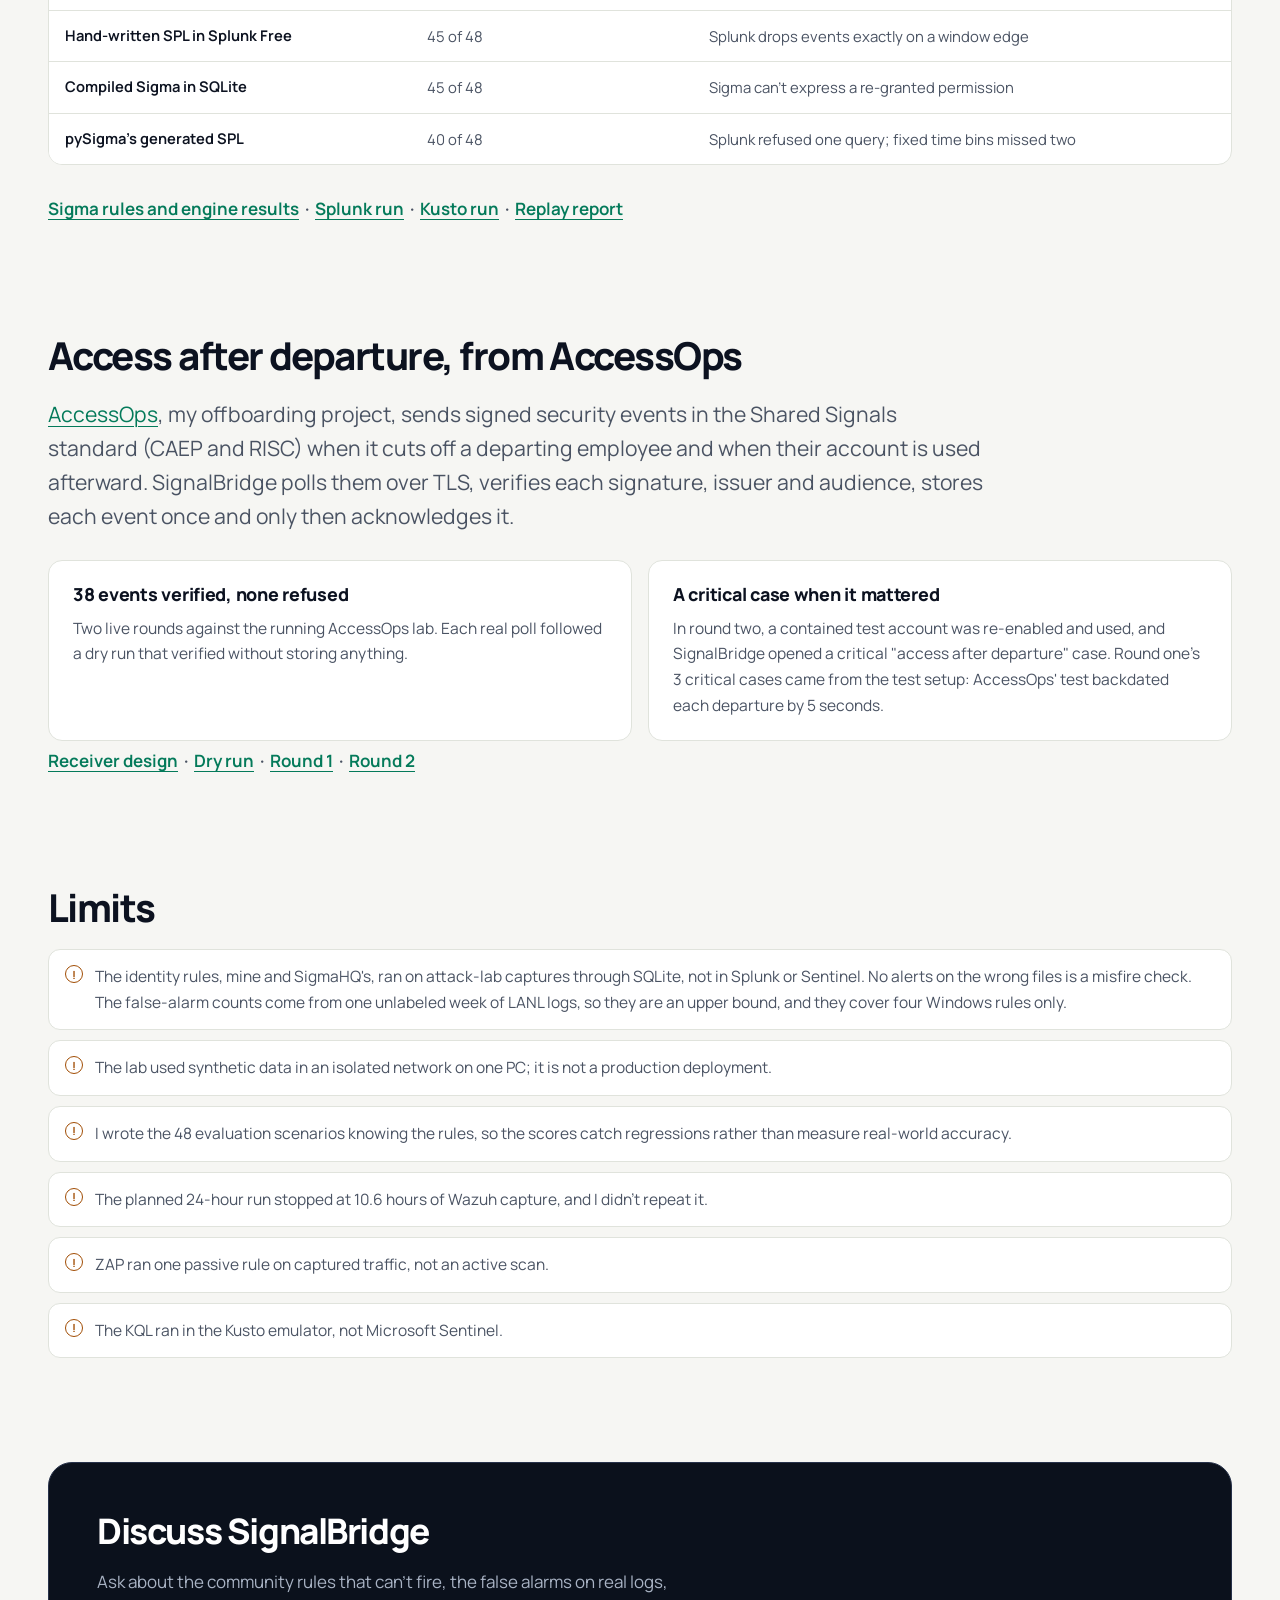
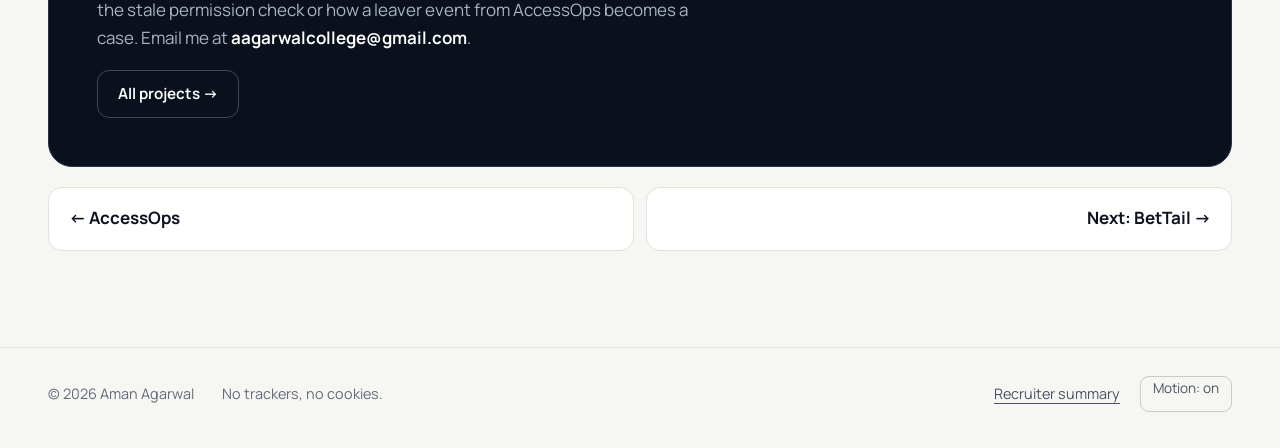
<file: projects/signalbridge.html>
<!doctype html>
<html lang="en">
  <head>
    <meta charset="utf-8" />
    <meta name="viewport" content="width=device-width, initial-scale=1" />
    <meta
      http-equiv="Content-Security-Policy"
      content="default-src 'none'; script-src 'self'; style-src 'self'; font-src 'self'; img-src 'self'; base-uri 'none'; form-action 'none'"
    />
    <meta name="referrer" content="strict-origin-when-cross-origin" />
    <title>SignalBridge case study · Aman Agarwal</title>
    <meta
      name="description"
      content="SignalBridge: Sigma detection rules for identity attacks in Windows and Microsoft Entra ID logs, tested on public attack data and compared with SigmaHQ's rules. 18 of 21 attacks caught, plus a lab that catches access that should have ended."
    />
    <link rel="canonical" href="https://aman-agarwal6.github.io/projects/signalbridge.html" />
    <meta property="og:type" content="article" />
    <meta property="og:title" content="SignalBridge · Catch identity attacks in the logs a SOC already has" />
    <meta
      property="og:description"
      content="Sigma rules for password spraying, Kerberoasting, MFA fatigue and device code phishing, tested on 23 public attack captures: 18 of 21 attacks caught, and 3 community Entra rules found that can't fire on those captures."
    />
    <meta property="og:url" content="https://aman-agarwal6.github.io/projects/signalbridge.html" />
    <meta property="og:image" content="https://aman-agarwal6.github.io/assets/img/og-signalbridge.png" />
    <meta property="og:image:width" content="1200" />
    <meta property="og:image:height" content="630" />
    <meta name="twitter:card" content="summary_large_image" />
    <link rel="icon" href="../assets/img/mark.svg" type="image/svg+xml" />
    <link rel="preload" href="../assets/fonts/manrope.ttf" as="font" type="font/ttf" crossorigin />
    <link rel="stylesheet" href="../assets/css/main.css?v=5" />
    <script src="../assets/js/site.js?v=2" defer></script>
  </head>
  <body class="case-page">
    <a class="skip" href="#main">Skip to content</a>
<header class="site-header">
  <nav class="wrap nav" aria-label="Primary">
    <a class="brand" href="../" aria-label="Aman Agarwal, home"><span class="brand-mark" aria-hidden="true">AA</span><span class="brand-text">Aman Agarwal<small>Security engineering · Applied AI</small></span></a>
    <ul class="nav-links">
      <li><a href="../#projects">Work</a></li>
      <li><a href="../#experience">Experience</a></li>
      <li><a href="../#skills">Toolkit</a></li>
      <li><a href="../#about">About</a></li>
      <li><a href="../#contact">Contact</a></li>
    </ul>
    <div class="nav-tools"><a class="overview-link" href="../overview.html">Recruiter summary</a><button class="theme-toggle js-only" type="button" aria-label="Switch color theme"><svg viewBox="0 0 24 24" width="18" height="18" aria-hidden="true"><circle cx="12" cy="12" r="8.25" fill="none" stroke="currentColor" stroke-width="1.8" /><path d="M12 3.75a8.25 8.25 0 0 1 0 16.5z" fill="currentColor" /></svg></button></div>
  </nav>
  <div class="reading-progress" aria-hidden="true"><span></span></div>
</header>

    <main id="main" class="wrap" tabindex="-1">
      <a class="crumb" href="../#projects">← All projects</a>
      <div class="cs-hero">
        <div class="eyebrow">Case study · Security operations · Detection engineering</div>
        <h1>SignalBridge</h1>
        <p class="lede">
          Detection rules that catch identity attacks in the logs a security team already
          collects: Windows domain controller events and Microsoft Entra ID sign-in and audit logs.
          I tested them on public attack data I didn't write and compared them with the security
          community's rules for the same attacks, then counted their false alarms on a week of real
          network logs from Los Alamos National Laboratory. A lab version, run against real Keycloak, Wazuh,
          OWASP ZAP and Shuffle, catches access that continues after it was removed.
        </p>
        <div class="btn-row">
          <a class="btn btn-primary" href="https://github.com/aman-agarwal6/signalbridge/blob/main/detections/identity/README.md">Rules and results</a>
          <a class="btn btn-ghost" href="https://github.com/aman-agarwal6/signalbridge">Source code</a>
          <a class="btn btn-ghost" href="https://github.com/aman-agarwal6/signalbridge/blob/main/docs/EVIDENCE.md">Lab evidence guide</a>
        </div>
        <ul class="tiles" aria-label="Results at a glance">
          <li><strong>18 of 21</strong>public attack captures caught by my rules, with no alerts on captures they weren't meant for</li>
          <li><strong>3</strong>community Entra rules I found can't fire on the public exports I tested</li>
          <li><strong>0–20</strong>false alarms a day for three of the four Windows rules I measured on a week of real Los Alamos logs</li>
          <li><strong>1</strong>critical case, opened when an account AccessOps had offboarded was used again</li>
        </ul>
        <dl class="cs-meta">
          <div>
            <dt>Status</dt>
            <dd>Public source; CI re-scores every rule on each change</dd>
          </div>
          <div>
            <dt>Timeline</dt>
            <dd>September–October 2026</dd>
          </div>
          <div>
            <dt>Stack</dt>
            <dd>Sigma, Python, Django, PostgreSQL, Docker</dd>
          </div>
          <div>
            <dt>Works with</dt>
            <dd>Windows Security and Microsoft Entra ID logs, Splunk, KQL, Wazuh, Keycloak, OWASP ZAP, Shuffle SOAR</dd>
          </div>
        </dl>
        <figure class="figure">
          <a class="screenshot-link" href="../assets/img/signalbridge-identity.png" data-image="../assets/img/signalbridge-identity.png" data-image-title="SignalBridge identity detection results" data-caption="Identity detection results from the score record: my rules and SigmaHQ's on the same public attack logs" aria-label="Enlarge SignalBridge identity detection results"><img
            src="../assets/img/signalbridge-identity.png"
            width="1600"
            height="1000"
            alt="SignalBridge identity detection results: 18 of 21 attacks caught on public attack logs, with a per-attack comparison against SigmaHQ's rules"
          /><span class="inspect-button" aria-hidden="true">Enlarge ↗</span></a>
          <figcaption>Identity detection results from the score record: my rules and SigmaHQ's on the same public attack logs.</figcaption>
        </figure>
      </div>

      <p class="ownership-decision"><strong>Key decision</strong>Test the rules on attack data I didn't write, write down what my first 12 rules should catch before the first run, and report that run beside the fixes.</p>
      <nav class="contents" aria-label="On this page">
        <span>In this case study</span><a href="#shows">What it shows</a
        ><a href="#identity">Identity detections</a><a href="#false-alarms">False alarms</a
        ><a href="#flow">How the lab works</a
        ><a href="#caught">What testing found</a><a href="#results">Lab results</a
        ><a href="#sigma">Detection as code</a><a href="#leaver">AccessOps link</a
        ><a href="#limits">Limits</a>
      </nav>

      <section class="cs-section" aria-labelledby="shows">
        <h2 id="shows">What it shows</h2>
        <div class="two-col">
          <div class="decision">
            <h3>Identity attack detection</h3>
            <p>13 Sigma rules for password spraying, Kerberoasting, MFA fatigue, device code phishing and backdoored app credentials, mapped to MITRE ATT&amp;CK.</p>
          </div>
          <div class="decision">
            <h3>Tested on data I didn't write</h3>
            <p>23 public attack captures from Splunk's attack lab. Before the first run, I wrote down what each of my first 12 rules should catch, and CI re-scores every rule on each change.</p>
          </div>
          <div class="decision">
            <h3>Checked against the community</h3>
            <p>SigmaHQ's rules for the same attacks ran on the same logs. Three of their Entra rules look for a field these exports don't have, and one attack slipped past both their rule and my first draft.</p>
          </div>
          <div class="decision">
            <h3>Real security tools</h3>
            <p>In the lab, Keycloak sign-in with MFA, a Wazuh SIEM, OWASP ZAP and a Shuffle SOAR workflow, with one finding taken from case to an independently reviewed fix.</p>
          </div>
        </div>
      </section>

      <section class="cs-section" aria-labelledby="identity">
        <h2 id="identity">Identity attack detections</h2>
        <p class="lede">
          The rules read the logs most security teams already collect: Windows domain controller
          Security events and Microsoft Entra ID sign-in and audit logs. I scored them, and
          SigmaHQ's community rules for the same attacks, on 23 public attack captures from
          Splunk's attack lab.
        </p>
        <div class="table-wrap findings-table" tabindex="0" role="region" aria-label="Scrollable table of identity detection results">
          <table>
            <caption class="sr-only">Attack captures caught by my rules and by SigmaHQ's rules, by attack type</caption>
            <thead>
              <tr><th scope="col">Attack</th><th scope="col">Logs</th><th scope="col">My rules</th><th scope="col">SigmaHQ's rules</th></tr>
            </thead>
            <tbody>
              <tr><th scope="row">Password spraying</th><td>Windows</td><td>7 of 7: one caught only by a spray rule I added after the first run</td><td>No rule in the comparison</td></tr>
              <tr><th scope="row">Password spraying</th><td>Entra ID</td><td>1 of 2: missed a spray spread across many addresses</td><td>No rule in the comparison</td></tr>
              <tr><th scope="row">Kerberoasting</th><td>Windows</td><td>1 of 2: a single ticket is below the burst threshold</td><td>1 of 2: missed the burst run as SYSTEM</td></tr>
              <tr><th scope="row">Kerberos pre-authentication turned off</th><td>Windows</td><td>1 of 1</td><td>No rule in the comparison</td></tr>
              <tr><th scope="row">Sign-in attempts on disabled accounts</th><td>Windows</td><td>1 of 1</td><td>0 of 1: reads only logon codes, not Kerberos</td></tr>
              <tr><th scope="row">MFA fatigue</th><td>Entra ID</td><td>1 of 2: two failures is below my threshold of three</td><td>2 of 2</td></tr>
              <tr><th scope="row">Device code phishing</th><td>Entra ID</td><td>1 of 1</td><td>0 of 1: looks for a field these exports don't have</td></tr>
              <tr><th scope="row">Consent to a malicious app</th><td>Entra ID</td><td>1 of 1</td><td>1 of 1</td></tr>
              <tr><th scope="row">New MFA method registered</th><td>Entra ID</td><td>2 of 2</td><td>2 of 2</td></tr>
              <tr><th scope="row">Temporary Access Pass issued</th><td>Entra ID</td><td>1 of 1</td><td>0 of 1: looks for a field these exports don't have</td></tr>
              <tr><th scope="row">Credential added to an app</th><td>Entra ID</td><td>2 of 2</td><td>0 of 2: looks for a field these exports don't have</td></tr>
            </tbody>
          </table>
        </div>
        <p class="scope-note">The disabled-account capture is also a password spray and counts once in the totals. Overall, my rules caught 18 of 21 attack files and SigmaHQ's caught 6 of the 12 their rules cover; together, 20 of 21. No rule fired on a file it wasn't meant for. Twelve of my 13 rules had test data; the one for sign-ins to disabled Entra accounts still needs a test-tenant export.</p>
        <div class="two-col">
          <div class="decision">
            <h3>Decided before the first run</h3>
            <p>For my first 12 rules, I wrote down which files each should fire on before the first run. That run caught 17 of 22 expected rule-file pairs and showed two design flaws, which I fixed instead of loosening any threshold. The spray rule I added afterward got its expectations after I saw the data.</p>
          </div>
          <div class="decision">
            <h3>The attack that hid behind the computer</h3>
            <p>Kerberoasting run as SYSTEM asks for tickets under the computer's account, which my first draft ignored, like SigmaHQ's rule. My rule now counts every requester and alerts on the burst.</p>
          </div>
        </div>
        <p class="case-evidence-link">
          <a href="https://github.com/aman-agarwal6/signalbridge/blob/main/detections/identity/README.md">Rules, findings and method</a> ·
          <a href="https://github.com/aman-agarwal6/signalbridge/blob/main/detections/identity/score-report.json">Score record</a> ·
          <a href="https://github.com/aman-agarwal6/signalbridge/blob/main/detections/identity/sources.json">Pinned sources and expectations</a>
        </p>
      </section>

      <section class="cs-section" aria-labelledby="false-alarms">
        <h2 id="false-alarms">False alarms on real network logs</h2>
        <p class="lede">
          The attack captures hold almost no normal traffic, so they only show that a rule doesn't
          misfire. To count false alarms, I ran the Windows rules on the first week of Los Alamos
          National Laboratory's 2017 host logs: about 402 million de-identified events from most of
          the lab's Windows computers. The data isn't labeled, so every alert counts as false, which
          makes these figures an upper bound.
        </p>
        <div class="table-wrap findings-table" tabindex="0" role="region" aria-label="Scrollable table of false alarms on a week of real logs">
          <table>
            <caption class="sr-only">Alerts a day for each Windows rule on a week of Los Alamos National Laboratory logs, and where they came from</caption>
            <thead>
              <tr><th scope="col">Rule</th><th scope="col">Alerts a day</th><th scope="col">Where they came from</th></tr>
            </thead>
            <tbody>
              <tr><th scope="row">Password spray by source</th><td>0</td><td>None; the busiest source reached 8 of the 10 accounts the rule needs</td></tr>
              <tr><th scope="row">NTLM spray by workstation</th><td>9.3</td><td>One workstation failing around the clock, mostly for account names that don't exist</td></tr>
              <tr><th scope="row">Kerberoasting burst</th><td>20.1</td><td>One Administrator account asking for the same 6 services all week, against a threshold of 5</td></tr>
              <tr><th scope="row">Sign-in attempts on disabled accounts</th><td>8,825</td><td>Stale credentials on 22 accounts, 94% from two; 60 alerts in the week at one per account per day</td></tr>
            </tbody>
          </table>
        </div>
        <div class="two-col">
          <div class="decision">
            <h3>No rule tuned to the data</h3>
            <p>Raising two thresholds by two or three would have made the week silent, but that tunes the rules to the test. In a SOC, one reviewed exception and one ticket to fix the workstation would handle both.</p>
          </div>
          <div class="decision">
            <h3>Noise that is still a finding</h3>
            <p>The disabled-account rule is noisy as a raw stream, and SigmaHQ's closest rule matched the same events. A device still holding a disabled account's password is what the rule exists to find; in an ordinary week it's a cleanup ticket, not an incident.</p>
          </div>
        </div>
        <p class="scope-note">The Kerberos pre-authentication rule couldn't run because these logs have no account changes, and two other rules ran only in part. The Entra rules have no false-alarm count: I found no public set of an organization's normal Entra sign-in logs.</p>
        <p class="case-evidence-link">
          <a href="https://github.com/aman-agarwal6/signalbridge/blob/main/detections/identity/README.md#false-alarms-on-a-week-of-real-network-logs">Method and coverage gaps</a> ·
          <a href="https://github.com/aman-agarwal6/signalbridge/blob/main/detections/identity/baseline-report.json">Baseline record</a> ·
          <a href="https://csr.lanl.gov/data/2017/">LANL data set</a>
        </p>
      </section>

      <section class="cs-section" aria-labelledby="flow">
        <h2 id="flow">How the lab works</h2>
        <p class="lede">
          SignalBridge started as a monitor for two of my own apps, BetTail and Netted. For the lab
          I built two test apps, one for documents and one for expenses, with a deliberate access
          bug, so a real failure could be caught from start to finish.
        </p>
        <p class="diagram-note">
          Everything runs on one PC: pinned images on an internal Docker network with no internet
          route, and Shuffle in a separate VM with no network adapter.
        </p>

        <div class="case-flow">
          <div class="flow-explorer" data-flow-explorer>
            <p class="flow-instruction">Follow an event <span>Choose a stage</span></p>
            <ol class="flow-tabs">
              <li><a id="signalbridge-case-tab-0" href="#signalbridge-case-node-0" data-flow-tab="0"><span class="flow-index">01</span><strong>App event</strong><span class="flow-dot" aria-hidden="true"></span></a></li>
              <li><a id="signalbridge-case-tab-1" href="#signalbridge-case-node-1" data-flow-tab="1"><span class="flow-index">02</span><strong>Signed intake</strong><span class="flow-dot" aria-hidden="true"></span></a></li>
              <li><a id="signalbridge-case-tab-2" href="#signalbridge-case-node-2" data-flow-tab="2"><span class="flow-index">03</span><strong>Detection rules</strong><span class="flow-dot" aria-hidden="true"></span></a></li>
              <li><a id="signalbridge-case-tab-3" href="#signalbridge-case-node-3" data-flow-tab="3"><span class="flow-index">04</span><strong>Analyst review</strong><span class="flow-dot" aria-hidden="true"></span></a></li>
            </ol>
            <div class="flow-detail">
              <div id="signalbridge-case-node-0" data-flow-panel="0">
                <p class="micro-label">Stage 01 / App event</p>
                <h3>What did the app see?</h3>
                <p>
                  Each test app sends a small event: which account tried to read which record, and
                  whether it was allowed. Accounts are pseudonyms, and the event has no fields for
                  names, emails, IP addresses or record contents.
                </p>
                <div class="boundary-line"><span>Boundary</span><p>A signature proves which app sent the event, not that the app reported correctly.</p></div>
              </div>
              <div id="signalbridge-case-node-1" data-flow-panel="1">
                <p class="micro-label">Stage 02 / Signed intake</p>
                <h3>Can the event be trusted?</h3>
                <p>
                  Every event is signed with its app's shared secret key (HMAC-SHA-256) and checked
                  against a fixed schema.
                  Events older than 5 minutes are rejected, an exact repeat is accepted once, and a
                  reused ID with different content is refused.
                </p>
                <div class="boundary-line"><span>Boundary</span><p>Each app can send 600 new events a minute; more are refused.</p></div>
              </div>
              <div id="signalbridge-case-node-2" data-flow-panel="2">
                <p class="micro-label">Stage 03 / Detection rules</p>
                <h3>Why did this open a case?</h3>
                <p>
                  Five rules look for repeated failed reads, reads after a permission was removed,
                  slow probing across many records and one record denied to several accounts. Each
                  case keeps the events that triggered it.
                </p>
                <div class="boundary-line"><span>Boundary</span><p>Activity below a rule's threshold isn't flagged; the evaluation counts those misses.</p></div>
              </div>
              <div id="signalbridge-case-node-3" data-flow-panel="3">
                <p class="micro-label">Stage 04 / Analyst review</p>
                <h3>Who can close it?</h3>
                <p>
                  Viewer, analyst and reviewer roles are scoped to each app. Analysts assign the
                  case, open a fix task and import a retest; a different reviewer approves the fix.
                </p>
                <div class="boundary-line"><span>Boundary</span><p>The console is built for a local lab, not the public internet.</p></div>
              </div>
            </div>
          </div>
        </div>
      </section>

      <section class="cs-section" aria-labelledby="caught">
        <h2 id="caught">What testing found</h2>
        <p class="scope-note">Each of these came from a check that failed, and each fix is in the repository. <a href="https://github.com/aman-agarwal6/signalbridge/blob/main/docs/LESSONS.md">Lessons learned</a> covers the sign-in policy bug and the Wazuh log limit; the stale permission check has its <a href="https://github.com/aman-agarwal6/signalbridge/blob/60158010c3c6a3bff2f82017d632534c85c7ba57/docs/evidence/20260925-authorization-refresh.json">before-and-after record</a> and 13 regression tests.</p>
        <div class="table-wrap findings-table" tabindex="0" role="region" aria-label="Scrollable table of problems found by testing">
          <table>
            <caption class="sr-only">Problems found by testing, what happened before the fix, and what happens now</caption>
            <thead>
              <tr><th scope="col">Problem</th><th scope="col">Before the fix</th><th scope="col">Now</th></tr>
            </thead>
            <tbody>
              <tr><th scope="row">Stale permission check</th><td>4 of 4 test writes accepted when a role, membership or account was withdrawn after the access check</td><td>Permissions re-checked inside the transaction; 13 regression tests</td></tr>
              <tr><th scope="row">Sign-in blocked</th><td>A keyboard-only browser test showed the console's security policy blocked the redirect to Keycloak</td><td>Policy fixed, with its own regression test</td></tr>
              <tr><th scope="row">Generated Splunk query</th><td>pySigma's Splunk output for one rule compiled, but Splunk refused to run it</td><td>Hand-written Splunk query (SPL) with rolling time windows; generated and hand-written queries labeled</td></tr>
              <tr><th scope="row">Default lab password</th><td>Scanner triage flagged a default password in the BetTail lab database; a configuration check found 3 backend services set to expose ports on the host</td><td>All 8 database role passwords rotated and retested, host ports removed, memory and CPU capped</td></tr>
              <tr><th scope="row">Wazuh log limit</th><td>The collector stopped at 10.6 hours of a planned 24-hour run</td><td>Log-folder limit fixed</td></tr>
              <tr><th scope="row">Accessibility</th><td>An axe scan found six kinds of issue, including a nearly invisible link</td><td>0 violations on 19 pages, light and dark, on 5 October; the 3 evidence-viewer pages have changed since</td></tr>
            </tbody>
          </table>
        </div>
      </section>

      <section class="cs-section" aria-labelledby="results">
        <h2 id="results">Lab results</h2>
        <p class="scope-note">October 1–5, 2026, in an isolated lab with synthetic data. Each row links the record its run wrote. The two screenshots below come from an earlier Wazuh replay of BetTail lab records, in September.</p>
        <div class="table-wrap findings-table" tabindex="0" role="region" aria-label="Scrollable table of lab results">
          <table>
            <caption class="sr-only">Lab runs, their results and run records</caption>
            <thead>
              <tr><th scope="col">Run</th><th scope="col">Result</th><th scope="col">Record</th></tr>
            </thead>
            <tbody>
              <tr><th scope="row">Test apps with a planted access bug</th><td>23 events processed; the bug opened one case</td><td><a href="https://github.com/aman-agarwal6/signalbridge/blob/main/docs/evidence/20261002-reference-access-b8667b816ce8419da7f3d5d9ac9d6ad6.json">Run</a></td></tr>
              <tr><th scope="row">Keycloak sign-in, password and TOTP</th><td>28 protocol checks and 5 browser checks passed</td><td><a href="https://github.com/aman-agarwal6/signalbridge/blob/main/docs/evidence/20261004-identity-native-73632025aeee400bb7ee49b69fba7c99.json">Run</a></td></tr>
              <tr><th scope="row">Wazuh collection</th><td>8 alerts, each raised once; nothing lost after a collector stop</td><td><a href="https://github.com/aman-agarwal6/signalbridge/blob/main/docs/evidence/20261003-wazuh-native-collection-0d137b4720ad476faa68d36754b7357f.json">Run</a>, <a href="https://github.com/aman-agarwal6/signalbridge/blob/main/docs/evidence/20261003-wazuh-native-recovery-4a5748dcc7a74525a7469dc8d802438a.json">recovery</a></td></tr>
              <tr><th scope="row">OWASP ZAP</th><td>1 finding on the faulty build, none after the fix</td><td><a href="https://github.com/aman-agarwal6/signalbridge/blob/main/docs/evidence/20261003-authenticated-zap-offline-d975b97fad814c9b8e4304e114c776e5.json">Run</a></td></tr>
              <tr><th scope="row">Finding to verified fix</th><td>Self-review refused; an independent reviewer approved</td><td><a href="https://github.com/aman-agarwal6/signalbridge/blob/main/docs/evidence/20261003-console-restoration-de4f6409fdf444a9bc22cf60463cdb05.json">Run</a></td></tr>
              <tr><th scope="row">Shuffle SOAR workflow</th><td>Replayed, changed, wrong-app and stale requests refused</td><td><a href="https://github.com/aman-agarwal6/signalbridge/blob/main/docs/evidence/20261005-shuffle-native-workflow-315cfb85-9c28-4e4e-9cac-8ce455e92448.json">Run</a></td></tr>
              <tr><th scope="row">PostgreSQL races and a killed worker</th><td>14 checks passed, no partial cases</td><td><a href="https://github.com/aman-agarwal6/signalbridge/blob/main/docs/evidence/20261001-postgresql-in-network-ed3829e7b3dd45379d0c0290e324df85.json">Run</a></td></tr>
              <tr><th scope="row">Continuous run</th><td>27,118 events delivered over 13.5 hours</td><td><a href="https://github.com/aman-agarwal6/signalbridge/blob/main/docs/evidence/20261004-reliability-continuous-894fb388a2004b43b6b1643e93342df4-summary.json">Run</a></td></tr>
              <tr><th scope="row">Prometheus and Grafana</th><td>Backlog alerts fired and cleared; 24 checks passed</td><td><a href="https://github.com/aman-agarwal6/signalbridge/blob/main/docs/evidence/20261003-monitoring-native-0cd4256f4a1c4f2692f67eae4704bd53.json">Run</a></td></tr>
              <tr><th scope="row">Lab rules on 48 scenarios I wrote</th><td>71% precision (15 of 21), 65% recall (15 of 23); a regression check, not real-world accuracy</td><td><a href="https://github.com/aman-agarwal6/signalbridge/blob/main/docs/evidence/20261005-enterprise-detection-evaluation-public-release.json">Run</a></td></tr>
            </tbody>
          </table>
        </div>
        <div class="figure-duo">
          <figure class="figure">
            <a class="screenshot-link" href="../assets/img/signalbridge-rules.webp" data-image="../assets/img/signalbridge-rules.webp" data-image-title="SignalBridge rule comparison" data-caption="September Wazuh replay of BetTail lab records, before the October runs: each field of an alert compared with the Wazuh rule that fired" aria-label="Enlarge SignalBridge rule comparison"><img src="../assets/img/signalbridge-rules.webp" width="1600" height="1000" alt="Each field of an alert compared with the Wazuh rule that fired" loading="lazy" /><span class="inspect-button" aria-hidden="true">Enlarge ↗</span></a>
            <figcaption>September Wazuh replay of BetTail lab records, before the October runs: each alert field compared with the rule that fired.</figcaption>
          </figure>
          <figure class="figure">
            <a class="screenshot-link" href="../assets/img/signalbridge-records.webp" data-image="../assets/img/signalbridge-records.webp" data-image-title="SignalBridge delivered records" data-caption="September Wazuh replay of 64 BetTail lab records, before the October runs: a delivered record matched to Wazuh's result by ID" aria-label="Enlarge SignalBridge delivered records"><img src="../assets/img/signalbridge-records.webp" width="1600" height="1000" alt="A delivered record matched to Wazuh's result by ID" loading="lazy" /><span class="inspect-button" aria-hidden="true">Enlarge ↗</span></a>
            <figcaption>September Wazuh replay of 64 BetTail lab records, before the October runs: a delivered record matched to Wazuh's result by ID.</figcaption>
          </figure>
        </div>
      </section>

      <section class="cs-section" aria-labelledby="sigma">
        <h2 id="sigma">Detection as code</h2>
        <p class="lede">
          I rewrote the five lab rules as Sigma and tagged them with MITRE ATT&amp;CK techniques:
          data from information repositories (T1213) on all five, plus valid accounts (T1078) on
          the two revocation rules. I compiled them with pySigma, Sigma's query converter, and ran
          them in real engines against the same 48 scenarios. Running them found a problem
          compiling alone didn't: Splunk refused pySigma's query for one rule.
        </p>
        <div class="table-wrap findings-table" tabindex="0" role="region" aria-label="Scrollable table of query engine results">
          <table>
            <caption class="sr-only">How often each engine matched the Python rules on 48 scenarios</caption>
            <thead>
              <tr><th scope="col">Engine</th><th scope="col">Matched the Python rules</th><th scope="col">Why not all 48</th></tr>
            </thead>
            <tbody>
              <tr><th scope="row">KQL in Microsoft's Kusto emulator</th><td>48 of 48</td><td>—</td></tr>
              <tr><th scope="row">Hand-written SPL in Splunk Free</th><td>45 of 48</td><td>Splunk drops events exactly on a window edge</td></tr>
              <tr><th scope="row">Compiled Sigma in SQLite</th><td>45 of 48</td><td>Sigma can't express a re-granted permission</td></tr>
              <tr><th scope="row">pySigma's generated SPL</th><td>40 of 48</td><td>Splunk refused one query; fixed time bins missed two</td></tr>
            </tbody>
          </table>
        </div>
        <p class="case-evidence-link">
          <a href="https://github.com/aman-agarwal6/signalbridge/blob/main/detections/README.md">Sigma rules and engine results</a> ·
          <a href="https://github.com/aman-agarwal6/signalbridge/blob/main/detections/engines/splunk-run.json">Splunk run</a> ·
          <a href="https://github.com/aman-agarwal6/signalbridge/blob/main/detections/engines/kusto-run.json">Kusto run</a> ·
          <a href="https://github.com/aman-agarwal6/signalbridge/blob/main/detections/sigma/replay-report.json">Replay report</a>
        </p>
      </section>

      <section class="cs-section" aria-labelledby="leaver">
        <h2 id="leaver">Access after departure, from AccessOps</h2>
        <p class="lede">
          <a href="accessops.html">AccessOps</a>, my offboarding project, sends signed security
          events in the Shared Signals standard (CAEP and RISC) when it cuts off a departing
          employee and when their account is used afterward. SignalBridge polls them over TLS, verifies each signature,
          issuer and audience, stores each event once and only then acknowledges it.
        </p>
        <div class="two-col">
          <div class="decision">
            <h3>38 events verified, none refused</h3>
            <p>Two live rounds against the running AccessOps lab. Each real poll followed a dry run that verified without storing anything.</p>
          </div>
          <div class="decision">
            <h3>A critical case when it mattered</h3>
            <p>In round two, a contained test account was re-enabled and used, and SignalBridge opened a critical "access after departure" case. Round one's 3 critical cases came from the test setup: AccessOps' test backdated each departure by 5 seconds.</p>
          </div>
        </div>
        <p class="case-evidence-link">
          <a href="https://github.com/aman-agarwal6/signalbridge/blob/main/integrations/ssf/README.md">Receiver design</a> ·
          <a href="https://github.com/aman-agarwal6/signalbridge/blob/main/docs/evidence/20261005-accessops-leaver-dry-run-f567427abbbc4929ad50e25be2c84724.json">Dry run</a> ·
          <a href="https://github.com/aman-agarwal6/signalbridge/blob/main/docs/evidence/20261005-accessops-leaver-poll-eefe76ecded04ffe9892bd174c973232.json">Round 1</a> ·
          <a href="https://github.com/aman-agarwal6/signalbridge/blob/main/docs/evidence/20261005-accessops-leaver-poll-931402fb1ee44209b58c60063f63150f.json">Round 2</a>
        </p>
      </section>

      <section class="cs-section prose" aria-labelledby="limits">
        <h2 id="limits">Limits</h2>
        <ul class="limits">
          <li>The identity rules, mine and SigmaHQ's, ran on attack-lab captures through SQLite, not in Splunk or Sentinel. No alerts on the wrong files is a misfire check. The false-alarm counts come from one unlabeled week of LANL logs, so they are an upper bound, and they cover four Windows rules only.</li>
          <li>The lab used synthetic data in an isolated network on one PC; it is not a production deployment.</li>
          <li>I wrote the 48 evaluation scenarios knowing the rules, so the scores catch regressions rather than measure real-world accuracy.</li>
          <li>The planned 24-hour run stopped at 10.6 hours of Wazuh capture, and I didn't repeat it.</li>
          <li>ZAP ran one passive rule on captured traffic, not an active scan.</li>
          <li>The KQL ran in the Kusto emulator, not Microsoft Sentinel.</li>
        </ul>
      </section>

      <section class="case-contact" aria-labelledby="discuss-signalbridge"><h2 id="discuss-signalbridge">Discuss SignalBridge</h2><p>Ask about the community rules that can't fire, the false alarms on real logs, the stale permission check or how a leaver event from AccessOps becomes a case. Email me at <strong>aagarwalcollege@gmail.com</strong>.</p><div class="btn-row"><a class="btn btn-ghost" href="../#projects">All projects →</a></div></section>
      <nav class="pager" aria-label="Case studies">
        <a href="accessops.html">← AccessOps</a>
        <a href="bettail.html">Next: BetTail →</a>
      </nav>
    </main>

    <dialog id="image-viewer" class="image-dialog" aria-labelledby="image-title" aria-describedby="image-instructions">
  <div class="dialog-head">
    <h2 id="image-title">Project screenshot</h2>
    <div class="dialog-actions">
      <button type="button" data-image-zoom aria-pressed="false">View full size</button>
      <a data-image-original target="_blank" rel="noopener noreferrer">Open original ↗</a>
      <button type="button" data-close-dialog aria-label="Close screenshot">Close ×</button>
    </div>
  </div>
  <p id="image-instructions" class="viewer-note">View full size to read details. Scroll or swipe to move around the enlarged image.</p>
  <figure>
    <div class="image-viewport" role="region" aria-label="Screenshot, scroll to inspect when enlarged" tabindex="0">
      <img id="inspected-image" alt="" />
    </div>
    <figcaption id="inspected-caption"></figcaption>
  </figure>
</dialog>
<footer class="site-footer">
  <div class="wrap footer-inner">
    <span>© 2026 Aman Agarwal</span>
    <span class="footer-note">No trackers, no cookies.</span>
    <nav class="footer-links" aria-label="Footer"><a href="../overview.html">Recruiter summary</a><button type="button" class="motion-control js-only" aria-pressed="false">Motion: on</button></nav>
  </div>
</footer>
  </body>
</html>
</file>
<file: assets/css/main.css>
/* Aman Agarwal portfolio: one stylesheet for every page. Content lives in the HTML; site.js only adds optional behavior. */

@font-face { font-family:Manrope; src:url('../fonts/manrope.ttf') format('truetype'); font-style:normal; font-weight:200 800; font-display:swap; }

/* ---------- Tokens ---------- */
:root {
  --bg:#f6f6f3; --surface:#ffffff; --surface-2:#eff1ec; --surface-3:#e5e8e2;
  --text:#0c1220; --muted:#4a5363; --faint:#646c7b;
  --line:#e0e3dc; --line-strong:#c8cdc5;
  --accent:#047a5a; --accent-strong:#035c44; --accent-soft:#e0f2e9; --on-accent:#ffffff;
  --signal:#a14d04; --signal-soft:#fbefdf;
  --ink:#0b111c; --ink-2:#121a28; --ink-3:#1b2536; --ink-line:#27324a; --on-ink:#f2f5f9; --on-ink-muted:#a9b3c4; --ink-accent:#6ee7b7;
  --shadow-sm:0 1px 2px rgb(12 18 32 / 6%);
  --shadow:0 18px 40px -22px rgb(12 18 32 / 28%);
  --shadow-lg:0 40px 80px -36px rgb(4 8 16 / 70%);
  --font:Manrope,'Segoe UI',system-ui,-apple-system,sans-serif;
  --mono:ui-monospace,'Cascadia Mono','SF Mono',Menlo,Consolas,monospace;
  --maxw:1240px; --gutter:clamp(16px,4vw,48px); --radius:14px; --radius-lg:24px;
  --ease:cubic-bezier(.22,1,.36,1);
  color-scheme:light;
}
@media (prefers-color-scheme:dark) {
  :root:not([data-theme="light"]) .tool-icon.is-dark { filter:invert(1) brightness(.92); }
  :root:not([data-theme="light"]) {
    --bg:#0a0e15; --surface:#111722; --surface-2:#161d2a; --surface-3:#1e2735;
    --text:#eef2f7; --muted:#aab3c2; --faint:#8b95a6;
    --line:#222b3a; --line-strong:#33405a;
    --accent:#6ee7b7; --accent-strong:#a7f3d0; --accent-soft:#0f2b23; --on-accent:#04251a;
    --signal:#fbbf24; --signal-soft:#2a210c;
    --ink:#0f1520; --ink-2:#141c29; --ink-3:#1c2535; --ink-line:#2a3550;
    --shadow-sm:0 1px 2px rgb(0 0 0 / 30%); --shadow:0 18px 40px -22px rgb(0 0 0 / 70%);
    color-scheme:dark;
  }
}
:root[data-theme="dark"] {
  --bg:#0a0e15; --surface:#111722; --surface-2:#161d2a; --surface-3:#1e2735;
  --text:#eef2f7; --muted:#aab3c2; --faint:#8b95a6;
  --line:#222b3a; --line-strong:#33405a;
  --accent:#6ee7b7; --accent-strong:#a7f3d0; --accent-soft:#0f2b23; --on-accent:#04251a;
  --signal:#fbbf24; --signal-soft:#2a210c;
  --ink:#0f1520; --ink-2:#141c29; --ink-3:#1c2535; --ink-line:#2a3550;
  --shadow-sm:0 1px 2px rgb(0 0 0 / 30%); --shadow:0 18px 40px -22px rgb(0 0 0 / 70%);
  color-scheme:dark;
}

/* ---------- Base ---------- */
*,*::before,*::after { box-sizing:border-box; }
html { -webkit-text-size-adjust:100%; scroll-behavior:smooth; scroll-padding-top:96px; }
body { margin:0; background:var(--bg); color:var(--text); font:400 1.0625rem/1.65 var(--font); font-feature-settings:'ss01'; -webkit-font-smoothing:antialiased; text-rendering:optimizeLegibility; }
[hidden] { display:none !important; }
img,svg { display:block; max-width:100%; }
img { height:auto; }
figure { margin:0; }
a { color:var(--accent); text-decoration-thickness:1px; text-underline-offset:4px; }
a:hover { color:var(--accent-strong); }
:focus-visible { outline:3px solid var(--accent); outline-offset:3px; border-radius:4px; }
::selection { background:var(--accent-soft); color:var(--text); }
h1,h2,h3,h4 { margin:0 0 .5em; font-weight:780; line-height:1.12; letter-spacing:-.03em; text-wrap:balance; }
h1 { font-size:clamp(2.6rem,6vw,4.6rem); letter-spacing:-.045em; line-height:1.02; }
h2 { font-size:clamp(1.9rem,3.6vw,2.85rem); letter-spacing:-.04em; }
h3 { font-size:1.3rem; letter-spacing:-.02em; line-height:1.25; }
h4 { font-size:1.05rem; }
p { margin:0 0 1em; }
ul,ol { padding-left:1.25em; }
li+li { margin-top:.35em; }
strong { font-weight:700; }
button { font:inherit; color:inherit; }
code { padding:.1em .38em; border-radius:5px; background:var(--surface-2); font:.88em var(--mono); overflow-wrap:anywhere; }
.wrap { width:100%; max-width:calc(var(--maxw) + 2 * var(--gutter)); margin-inline:auto; padding-inline:var(--gutter); }
.skip { position:fixed; z-index:40; top:12px; left:16px; padding:12px 18px; border-radius:10px; transform:translateY(-200%); background:var(--surface); color:var(--text); box-shadow:var(--shadow); }
.skip:focus { transform:none; }
.sr-only { position:absolute; width:1px; height:1px; padding:0; margin:-1px; overflow:hidden; clip-path:inset(50%); white-space:nowrap; border:0; }
main:focus { outline:none; }
.js-only { display:none !important; }
.js .js-only { display:inline-flex !important; }
.muted { color:var(--muted); }

/* Labels */
.eyebrow,.micro-label,.project-label,.finding-tag,.flow-index,.boundary-line>span,.demo-header>span,.demo-metrics dt,.cs-meta dt,.case-brief h2,.contents>span,.badges li,.chip-label,.creds-list span,.used-in,.window-bar b,.research-top,.tracker-top span,.tracker-axis,.inspect-button {
  font-family:var(--mono); font-size:.75rem; font-weight:500; letter-spacing:.06em; text-transform:uppercase;
}
.eyebrow { display:block; margin:0 0 14px; color:var(--accent); }
.micro-label { margin:0 0 10px; color:var(--faint); }
.scope-note { color:var(--faint); font-size:.875rem; line-height:1.6; }

/* Buttons and links */
.btn-row { display:flex; flex-wrap:wrap; align-items:center; gap:12px; }
.btn { display:inline-flex; align-items:center; justify-content:center; gap:10px; min-height:48px; padding:12px 20px; border:1px solid var(--line-strong); border-radius:12px; background:var(--surface); color:var(--text); font-size:.95rem; font-weight:650; line-height:1.3; text-decoration:none; cursor:pointer; transition:background-color 160ms,border-color 160ms,color 160ms,transform 220ms var(--ease); }
.btn:hover { border-color:var(--text); color:var(--text); }
.btn-primary { border-color:var(--accent); background:var(--accent); color:var(--on-accent); }
.btn-primary:hover { border-color:var(--accent-strong); background:var(--accent-strong); color:var(--on-accent); }
.btn-ghost { background:transparent; }
.btn span,.text-link span,.card-links a span,.case-link span { display:inline-block; transition:transform 220ms var(--ease); }
.btn:hover span,.text-link:hover span,.card-links a:hover span,.case-link:hover span { transform:translateX(3px); }
.text-link,.case-link { display:inline-flex; align-items:center; gap:8px; min-height:44px; font-weight:650; font-size:.95rem; }

/* ---------- Header ---------- */
.site-header { position:sticky; top:0; z-index:20; background:color-mix(in srgb,var(--bg) 86%,transparent); border-bottom:1px solid transparent; backdrop-filter:saturate(1.4) blur(14px); -webkit-backdrop-filter:saturate(1.4) blur(14px); }
.site-header.is-scrolled { border-bottom-color:var(--line); }
.nav { display:flex; align-items:center; justify-content:space-between; gap:24px; min-height:72px; }
.brand { display:inline-flex; align-items:center; gap:12px; color:var(--text); text-decoration:none; font-weight:750; letter-spacing:-.02em; line-height:1.2; white-space:nowrap; }
.brand:hover { color:var(--text); }
.brand-mark { display:grid; place-items:center; width:38px; height:38px; border-radius:11px; background:var(--ink); color:var(--ink-accent); font:700 .82rem var(--mono); letter-spacing:0; box-shadow:inset 0 0 0 1px var(--ink-line); }
.brand-text small { display:block; margin-top:3px; color:var(--faint); font-size:.75rem; font-weight:500; letter-spacing:0; }
.nav-links { display:flex; gap:4px; margin:0; padding:0; list-style:none; }
.nav-links li+li { margin:0; }
.nav-links a { display:inline-flex; align-items:center; min-height:40px; padding:0 12px; border-radius:10px; color:var(--muted); font-size:.92rem; font-weight:600; text-decoration:none; transition:background-color 160ms,color 160ms; }
.nav-links a:hover,.nav-links a[aria-current] { background:var(--surface-2); color:var(--text); }
.nav-tools { display:flex; align-items:center; gap:10px; }
.overview-link { display:inline-flex; align-items:center; min-height:40px; padding:0 14px; border:1px solid var(--line-strong); border-radius:10px; color:var(--text); font-size:.88rem; font-weight:650; text-decoration:none; white-space:nowrap; }
.overview-link:hover { border-color:var(--text); color:var(--text); }
.theme-toggle { align-items:center; justify-content:center; width:40px; height:40px; padding:0; border:1px solid var(--line-strong); border-radius:10px; background:transparent; color:var(--text); cursor:pointer; }
.theme-toggle:hover { border-color:var(--text); }
.theme-toggle svg { transition:transform 300ms var(--ease); }
:root[data-theme="dark"] .theme-toggle svg { transform:rotate(180deg); }
.reading-progress { position:absolute; left:0; right:0; bottom:-1px; height:2px; overflow:hidden; pointer-events:none; }
.reading-progress span { display:block; height:100%; background:var(--accent); transform-origin:left; transform:scaleX(0); }
@supports (animation-timeline:scroll()) {
  .reading-progress span { animation:progress linear both; animation-timeline:scroll(root); }
  @keyframes progress { to { transform:scaleX(1); } }
}

/* ---------- Home: hero ---------- */
.hero { padding:8px var(--gutter) 0; }
.hero-panel { position:relative; isolation:isolate; display:grid; grid-template-columns:minmax(0,1.02fr) minmax(0,1fr); gap:48px; max-width:calc(var(--maxw) + 96px); margin:0 auto; padding:clamp(40px,6vw,84px) clamp(24px,5vw,72px) 0; overflow:hidden; border:1px solid var(--ink-line); border-radius:var(--radius-lg); background:var(--ink); color:var(--on-ink); }
.hero-panel::before { position:absolute; inset:0; z-index:-1; content:''; background-image:linear-gradient(rgb(255 255 255 / 4.5%) 1px,transparent 1px),linear-gradient(90deg,rgb(255 255 255 / 4.5%) 1px,transparent 1px); background-size:44px 44px; -webkit-mask-image:radial-gradient(120% 90% at 85% 0%,#000 25%,transparent 75%); mask-image:radial-gradient(120% 90% at 85% 0%,#000 25%,transparent 75%); }
.hero-panel::after { position:absolute; z-index:-1; top:-30%; right:-10%; width:70%; height:90%; content:''; background:radial-gradient(closest-side,rgb(110 231 183 / 16%),transparent); }
.hero-copy { align-self:center; padding-bottom:clamp(40px,6vw,84px); }
.hero-kicker { display:inline-flex; align-items:center; gap:10px; margin:0 0 26px; padding:7px 14px 7px 12px; border:1px solid var(--ink-line); border-radius:999px; background:rgb(255 255 255 / 4%); color:var(--on-ink); font-size:.85rem; font-weight:600; }
.status-dot { width:8px; height:8px; flex:none; border-radius:50%; background:var(--ink-accent); box-shadow:0 0 0 4px rgb(110 231 183 / 18%); }
.hero h1 { margin:0; color:#fff; font-size:clamp(3rem,6.4vw,5.4rem); }
.hero-lead { max-width:34ch; margin:20px 0 0; color:#fff; font-size:clamp(1.25rem,2.1vw,1.6rem); font-weight:600; line-height:1.35; letter-spacing:-.02em; text-wrap:balance; }
.hero-body { max-width:54ch; margin:20px 0 30px; color:var(--on-ink-muted); font-size:1.05rem; line-height:1.7; }
.hero .btn { border-color:rgb(255 255 255 / 22%); background:transparent; color:#fff; }
.hero .btn:hover { border-color:#fff; }
.hero .btn-primary { border-color:var(--ink-accent); background:var(--ink-accent); color:#04251a; }
.hero .btn-primary:hover { border-color:#a7f3d0; background:#a7f3d0; color:#04251a; }
.hero :focus-visible { outline-color:var(--ink-accent); }
.hero-links { display:flex; flex-wrap:wrap; gap:4px 22px; margin:20px 0 0; padding:0; list-style:none; }
.hero-links li+li { margin:0; }
.hero-links a { display:inline-flex; align-items:center; gap:6px; min-height:40px; color:var(--on-ink-muted); font-size:.92rem; font-weight:600; text-decoration:none; }
.hero-links a:hover { color:#fff; text-decoration:underline; }
.hero-media { position:relative; align-self:stretch; min-height:540px; margin-right:calc(clamp(24px,5vw,72px) * -1); }
.window { overflow:hidden; border:1px solid var(--ink-line); border-radius:14px; background:var(--ink-2); box-shadow:var(--shadow-lg); }
.window-bar { display:flex; align-items:center; gap:7px; height:34px; padding:0 14px; border-bottom:1px solid var(--ink-line); background:var(--ink-3); }
.window-bar i { width:9px; height:9px; border-radius:50%; background:#3a465e; }
.window-bar b { margin-left:10px; overflow:hidden; color:var(--on-ink-muted); font-size:.7rem; text-overflow:ellipsis; white-space:nowrap; }
.window img { width:100%; }
.hero-media .window { position:absolute; }
.window-back { top:4%; right:-8%; width:92%; opacity:.88; }
.window-front { bottom:-2px; left:0; width:100%; border-bottom-left-radius:0; border-bottom-right-radius:0; }
.hero-media .screenshot-link { display:block; }
.proof-chip { position:absolute; z-index:2; display:flex; flex-direction:column; gap:3px; max-width:260px; margin:0; padding:11px 15px; border:1px solid var(--ink-line); border-radius:12px; background:rgb(15 21 32 / 88%); color:#fff; font-size:.88rem; font-weight:600; line-height:1.4; box-shadow:0 18px 36px -18px rgb(0 0 0 / 80%); backdrop-filter:blur(10px); -webkit-backdrop-filter:blur(10px); }
.chip-label { color:var(--ink-accent); font-size:.68rem; }
.chip-a { bottom:38%; left:-36px; }
.chip-b { top:calc(4% + 46px); right:calc(clamp(24px,5vw,72px) + 8px); }

/* Credentials strip */
.creds { padding:28px 0 8px; }
.creds-list { display:grid; grid-template-columns:repeat(4,minmax(0,1fr)); gap:0; margin:0 auto; padding-top:0; padding-bottom:0; list-style:none; }
.creds-list li { display:flex; flex-direction:column; gap:2px; margin:0; padding:16px 22px; border-left:1px solid var(--line); }
.creds-list li:first-child { border-left:0; padding-left:0; }
.creds-list span { color:var(--faint); font-size:.7rem; }
.creds-list strong { font-size:1rem; letter-spacing:-.01em; }
.creds-list small { color:var(--muted); font-size:.875rem; }

/* ---------- Sections ---------- */
.section { padding-block:clamp(72px,10vw,128px) 0; }
.section-head { display:grid; grid-template-columns:minmax(0,1.25fr) minmax(0,1fr); align-items:end; gap:20px 64px; margin-bottom:48px; }
.section-head h2 { margin:0; }
.section-intro { margin:0; color:var(--muted); font-size:1.05rem; }
.section-band { margin-top:clamp(72px,10vw,128px); padding-block:clamp(64px,9vw,112px); border-block:1px solid var(--line); background:var(--surface); }

/* Feature projects */
.feature { display:grid; grid-template-columns:minmax(0,1.1fr) minmax(0,1fr); gap:clamp(28px,5vw,64px); align-items:center; padding-block:40px; border-top:1px solid var(--line); }
.feature+.feature { margin-top:24px; }
.feature-flip .feature-media { order:2; }
.feature-media { position:relative; padding:clamp(18px,3vw,34px); border-radius:var(--radius-lg); background:var(--ink); background-image:radial-gradient(90% 80% at 10% 0%,rgb(110 231 183 / 14%),transparent 60%); }
.feature-media .window { box-shadow:0 30px 60px -30px rgb(0 0 0 / 80%); }
.feature-media .screenshot-link { position:relative; display:block; }
.badges { display:flex; flex-wrap:wrap; gap:8px; margin:16px 0 0; padding:0; list-style:none; }
.badges li { margin:0; padding:5px 10px; border:1px solid var(--ink-line); border-radius:999px; color:var(--on-ink-muted); font-size:.68rem; }
.project-label { display:flex; align-items:center; gap:10px; margin:0 0 12px; color:var(--faint); }
.project-label .num { display:inline-grid; place-items:center; min-width:30px; height:22px; padding:0 6px; border-radius:6px; background:var(--accent-soft); color:var(--accent); font-weight:700; }
.feature h3 { margin:0; font-size:clamp(2rem,3.4vw,2.7rem); letter-spacing:-.04em; }
.feature h3 a,.card h3 a { color:var(--text); text-decoration:none; }
.feature h3 a:hover,.card h3 a:hover { color:var(--accent); }
.tagline { margin:6px 0 14px; color:var(--accent); font-size:1.2rem; font-weight:700; letter-spacing:-.015em; }
.feature-desc { color:var(--muted); }
.metrics { display:grid; grid-template-columns:repeat(3,minmax(0,1fr)); gap:12px; margin:24px 0; padding:0; list-style:none; }
.metrics li { display:flex; flex-direction:column; gap:6px; margin:0; padding:16px 16px 14px; border:1px solid var(--line); border-radius:12px; background:var(--surface); }
.metrics strong { color:var(--text); font-size:clamp(1.6rem,2.4vw,2rem); font-weight:800; line-height:1; letter-spacing:-.04em; font-variant-numeric:tabular-nums; }
.metrics span { color:var(--muted); font-size:.875rem; line-height:1.45; }
.stack { display:flex; flex-wrap:wrap; gap:6px; margin:0 0 22px; padding:0; list-style:none; }
.stack li,.tags li { margin:0; padding:5px 10px; border-radius:8px; background:var(--surface-2); color:var(--muted); font-size:.82rem; font-weight:600; line-height:1.3; }
.feature-actions { display:flex; flex-wrap:wrap; align-items:center; gap:10px 14px; }

/* Pair diagram */
.pair { margin-top:48px; padding:clamp(24px,4vw,44px); border:1px solid var(--line); border-radius:var(--radius-lg); background:var(--surface); }
.pair-head { display:grid; grid-template-columns:minmax(0,1fr) minmax(0,1fr); gap:8px 48px; align-items:end; margin-bottom:28px; }
.pair-head .eyebrow { grid-column:1 / -1; margin:0; }
.pair-head h3 { margin:0; font-size:clamp(1.6rem,2.8vw,2.2rem); letter-spacing:-.04em; }
.pair-head p:last-child { margin:0; color:var(--muted); }
.pair .metrics { margin-bottom:12px; }
.pair .metrics li { background:var(--bg); }

/* Diagrams (shared with case studies) */
.diagram { overflow-x:auto; padding:clamp(14px,2.4vw,24px); border:1px solid var(--line); border-radius:var(--radius); background:var(--bg); }
.diagram svg { min-width:760px; width:100%; height:auto; }
.diagram .zone { fill:transparent; stroke:var(--line-strong); stroke-dasharray:5 6; }
.diagram .node { fill:var(--surface); stroke:var(--line-strong); stroke-width:1.2; }
.diagram .node-accent { fill:var(--accent-soft); stroke:var(--accent); stroke-width:1.3; }
.diagram .edge { fill:none; stroke:var(--faint); stroke-width:1.4; }
.diagram .arrow { fill:var(--faint); }
.diagram .t { fill:var(--text); font:700 15px var(--font); letter-spacing:-.01em; }
.diagram .s { fill:var(--muted); font:500 12.5px var(--font); }
.diagram-note { margin:14px 0 0; color:var(--faint); font-size:.875rem; }

/* Cards */
.more-head { display:flex; flex-wrap:wrap; align-items:baseline; justify-content:space-between; gap:8px 32px; margin:72px 0 24px; padding-top:28px; border-top:1px solid var(--line); }
.more-head h3 { margin:0; font-size:1.6rem; letter-spacing:-.035em; }
.more-head p { margin:0; color:var(--muted); }
.card-grid { display:grid; grid-template-columns:repeat(2,minmax(0,1fr)); gap:20px; }
.card-grid-3 { grid-template-columns:repeat(3,minmax(0,1fr)); }
.card { display:flex; flex-direction:column; overflow:hidden; border:1px solid var(--line); border-radius:var(--radius-lg); background:var(--surface); transition:border-color 200ms,box-shadow 300ms var(--ease),transform 300ms var(--ease); }
.card:hover { border-color:var(--line-strong); box-shadow:var(--shadow); }
.card-media { position:relative; aspect-ratio:16 / 9; overflow:hidden; border-bottom:1px solid var(--line); background:var(--surface-2); }
.card-media .screenshot-link { display:block; height:100%; }
.card-media img { width:100%; height:100%; object-fit:cover; object-position:top left; transition:transform 500ms var(--ease); }
.card:hover .card-media img { transform:scale(1.025); }
.card-body { display:flex; flex:1; flex-direction:column; padding:24px 26px 22px; }
.card h3 { margin:0; font-size:1.55rem; letter-spacing:-.035em; }
.card .tagline { margin:4px 0 10px; font-size:1.02rem; }
.card-body>p:not([class]) { color:var(--muted); font-size:.98rem; }
.mini-metrics { display:grid; grid-template-columns:1fr 1fr; gap:10px; margin:6px 0 18px; padding:0; list-style:none; }
.mini-metrics li { display:flex; flex-direction:column; gap:3px; margin:0; padding-top:12px; border-top:2px solid var(--accent); color:var(--muted); font-size:.84rem; line-height:1.45; }
.mini-metrics strong { color:var(--text); font-size:1.2rem; font-weight:800; letter-spacing:-.03em; }
.card-stack { margin:auto 0 12px; color:var(--faint); font:500 .8rem/1.5 var(--mono); }
.card-links { display:flex; flex-wrap:wrap; gap:4px 20px; }
.card-links a { display:inline-flex; align-items:center; gap:6px; min-height:40px; font-weight:650; font-size:.95rem; text-decoration:none; }
.card-links a:hover { text-decoration:underline; }
.source-note { margin:28px 0 0; color:var(--faint); font-size:.9rem; }
.source-note a { margin-right:8px; font-weight:650; }

/* Illustrated card visuals */
.research-visual { display:flex; flex-direction:column; justify-content:center; gap:14px; padding:22px 26px; background:var(--ink); color:var(--on-ink); }
.research-top { display:flex; justify-content:space-between; margin:0; color:var(--on-ink-muted); font-size:.68rem; }
.research-top span:last-child { color:var(--ink-accent); }
.research-steps { display:grid; grid-template-columns:repeat(2,minmax(0,1fr)); gap:10px; margin:0; padding:0; list-style:none; counter-reset:step; }
.research-steps li { display:flex; flex-direction:column; gap:2px; margin:0; padding:10px 12px; border:1px solid var(--ink-line); border-radius:10px; background:var(--ink-2); }
.research-steps li:last-child { border-color:rgb(110 231 183 / 45%); background:rgb(110 231 183 / 8%); }
.research-steps small { color:var(--ink-accent); font:500 .66rem var(--mono); letter-spacing:.06em; text-transform:uppercase; }
.research-steps strong { color:#fff; font-size:.92rem; line-height:1.3; }
.tracker-visual { display:flex; flex-direction:column; justify-content:center; gap:6px; padding:20px 26px; background:var(--ink); color:var(--on-ink); }
.tracker-top { display:flex; justify-content:space-between; margin:0; font-size:.88rem; }
.tracker-top span { color:var(--on-ink-muted); font-size:.66rem; }
.tracker-value { display:flex; align-items:baseline; gap:10px; margin:0; }
.tracker-value strong { color:#fff; font-size:2rem; font-weight:800; letter-spacing:-.04em; }
.tracker-value span { color:var(--ink-accent); font-size:.85rem; font-weight:650; }
.tracker-visual svg { width:100%; height:auto; }
.tracker-grid { fill:none; stroke:rgb(255 255 255 / 8%); }
.tracker-baseline { fill:none; stroke:var(--on-ink-muted); stroke-dasharray:4 5; }
.tracker-line { fill:none; stroke:var(--ink-accent); stroke-width:2.5; stroke-linejoin:round; }
.tracker-point { fill:var(--ink); stroke:var(--ink-accent); stroke-width:2.5; }
.tracker-axis { display:flex; justify-content:space-between; margin:0; color:var(--on-ink-muted); font-size:.64rem; }

/* Findings */
.finding-grid { display:grid; grid-template-columns:repeat(2,minmax(0,1fr)); gap:20px; }
.finding { display:flex; flex-direction:column; padding:26px 28px 20px; border:1px solid var(--line); border-radius:var(--radius-lg); background:var(--surface); }
.finding-tag { display:flex; align-items:center; gap:10px; margin:0 0 14px; color:var(--faint); }
.finding-tag b { padding:3px 8px; border-radius:6px; background:var(--signal-soft); color:var(--signal); font-weight:700; }
.finding h3 { font-size:1.35rem; margin-bottom:16px; }
.finding dl { display:grid; gap:12px; margin:0 0 16px; }
.finding dl div { display:grid; grid-template-columns:64px minmax(0,1fr); gap:12px; }
.finding dt { padding-top:2px; color:var(--faint); font:600 .72rem/1.6 var(--mono); letter-spacing:.06em; text-transform:uppercase; }
.finding dd { margin:0; color:var(--muted); font-size:.95rem; line-height:1.55; }
.finding dl div:nth-child(2) dt { color:var(--accent); }
.finding-links { display:flex; flex-wrap:wrap; gap:4px 18px; margin:auto 0 0; padding-top:12px; border-top:1px solid var(--line); }
.finding-links a { display:inline-flex; align-items:center; gap:6px; min-height:40px; font-size:.92rem; font-weight:650; text-decoration:none; }
.finding-links a:hover { text-decoration:underline; }
.findings-more { margin:24px 0 0; padding:18px 22px; border-radius:var(--radius); background:var(--surface-2); color:var(--muted); }
.findings-more a { font-weight:650; white-space:nowrap; }

/* Experience */
.section-band .section-head { margin-bottom:40px; }
.xp-grid { display:grid; grid-template-columns:minmax(0,.8fr) minmax(0,1.4fr); gap:clamp(28px,5vw,72px); align-items:start; }
.xp-side { position:sticky; top:104px; }
.xp-side>p:first-child { color:var(--muted); }
.tags { display:flex; flex-wrap:wrap; gap:6px; margin:18px 0; padding:0; list-style:none; }
.section-band .tags li,.section-band .metrics li { background:var(--bg); }
.xp-main .metrics { margin-top:0; }
.xp-list { margin:0; padding:0; list-style:none; counter-reset:xp; }
.xp-list li { position:relative; margin:0; padding:20px 0 20px 56px; border-top:1px solid var(--line); counter-increment:xp; }
.xp-list li::before { position:absolute; top:22px; left:0; content:counter(xp,decimal-leading-zero); color:var(--accent); font:600 .8rem var(--mono); }
.xp-list h3 { margin:0 0 6px; font-size:1.08rem; letter-spacing:-.015em; }
.xp-list p { margin:0; color:var(--muted); font-size:.98rem; }

/* Toolkit */
.toolkit { display:grid; grid-template-columns:repeat(3,minmax(0,1fr)); gap:16px; }
.toolkit article { display:flex; flex-direction:column; padding:22px 22px 18px; border:1px solid var(--line); border-radius:var(--radius); background:var(--surface); }
.toolkit h3 { margin:0; font-size:1.1rem; }
.toolkit .tags { margin:14px 0 16px; }
.tool-tags li,.tool-list li { display:inline-flex; align-items:center; gap:7px; }
.tool-icon { flex:none; width:16px; height:16px; }
.tool-letter { display:inline-grid; place-items:center; border-radius:4px; background:var(--surface-3); color:var(--text); font:700 .62rem/1 var(--mono); }
.tool-list { display:flex; flex-wrap:wrap; gap:6px 18px; margin:0; padding:0; list-style:none; }
.tool-list li { margin:0; }
:root[data-theme="dark"] .tool-icon.is-dark { filter:invert(1) brightness(.92); }
.used-in { margin:auto 0 0; padding-top:12px; border-top:1px solid var(--line); color:var(--faint); font-size:.68rem; }

/* About */
.about-grid { display:grid; grid-template-columns:minmax(0,1.3fr) minmax(0,.9fr); gap:clamp(32px,6vw,88px); align-items:start; }
.about-copy h2 { max-width:16ch; }
.about-lead { color:var(--text); font-size:1.2rem; line-height:1.6; }
.about-copy h3 { margin:32px 0 10px; font-size:1.1rem; }
.about-copy p { color:var(--muted); }
.about-copy .about-lead { color:var(--text); }
.about-card { padding:28px; border:1px solid var(--line); border-radius:var(--radius-lg); background:var(--surface); }
.about-card h3 { margin:0 0 10px; color:var(--faint); font:600 .75rem var(--mono); letter-spacing:.06em; text-transform:uppercase; }
.about-card h3:not(:first-child) { margin-top:26px; padding-top:22px; border-top:1px solid var(--line); }
.about-card p { margin:0; color:var(--muted); }
.about-card p strong { color:var(--text); }
.cred-list { margin:0; padding:0; list-style:none; }
.cred-list li { display:flex; justify-content:space-between; gap:16px; margin:0; padding:7px 0; }
.cred-list span { color:var(--faint); font-size:.9rem; text-align:right; }

/* Contact */
.contact { padding:clamp(72px,10vw,128px) var(--gutter) 0; }
.contact-panel { position:relative; isolation:isolate; max-width:calc(var(--maxw) + 96px); margin:0 auto; padding:clamp(40px,6vw,80px) clamp(24px,5vw,72px); overflow:hidden; border:1px solid var(--ink-line); border-radius:var(--radius-lg); background:var(--ink); color:var(--on-ink); }
.contact-panel::after { position:absolute; z-index:-1; right:-15%; bottom:-60%; width:70%; height:140%; content:''; background:radial-gradient(closest-side,rgb(110 231 183 / 14%),transparent); }
.contact-panel .eyebrow { color:var(--ink-accent); }
.contact-panel { display:grid; grid-template-columns:minmax(0,1.1fr) minmax(0,1fr); gap:24px 64px; align-items:end; }
.contact-panel h2 { max-width:16ch; color:#fff; font-size:clamp(2.2rem,4.6vw,3.6rem); }
.contact-copy>p:last-child { max-width:52ch; margin:0; color:var(--on-ink-muted); font-size:1.1rem; }
.contact-actions { justify-self:end; }
.contact-email { display:inline-flex; align-items:center; gap:14px; max-width:100%; margin:0 0 20px; color:#fff; font-size:clamp(1.25rem,3vw,2rem); font-weight:750; letter-spacing:-.03em; overflow-wrap:anywhere; }
.contact-links { display:flex; flex-wrap:wrap; gap:10px; margin:0; padding:0; list-style:none; }
.contact-links li { margin:0; }
.contact-links a { display:inline-flex; align-items:center; gap:8px; min-height:44px; padding:0 16px; border:1px solid var(--ink-line); border-radius:12px; color:#fff; font-weight:650; text-decoration:none; }
.contact-links a:hover { border-color:var(--ink-accent); color:var(--ink-accent); }
.contact-panel :focus-visible { outline-color:var(--ink-accent); }

/* Footer */
.site-footer { margin-top:clamp(56px,8vw,96px); padding-block:28px 36px; border-top:1px solid var(--line); color:var(--faint); font-size:.9rem; }
.footer-inner { display:flex; flex-wrap:wrap; align-items:center; gap:10px 28px; }
.footer-note { flex:1; }
.footer-links { display:flex; flex-wrap:wrap; align-items:center; gap:4px 20px; }
.footer-links a { color:var(--muted); }
.motion-control { min-height:36px; padding:0 12px; border:1px solid var(--line-strong); border-radius:9px; background:transparent; color:var(--muted); font-size:.85rem; cursor:pointer; }
.motion-control:disabled { cursor:default; opacity:.7; }

/* Screenshot enlarge affordance */
.screenshot-link { position:relative; display:block; cursor:zoom-in; }
.inspect-button { position:absolute; right:12px; bottom:12px; display:inline-flex; align-items:center; padding:6px 10px; border:1px solid rgb(255 255 255 / 18%); border-radius:8px; background:rgb(11 17 28 / 82%); color:#fff; font-size:.68rem; opacity:0; transform:translateY(4px); transition:opacity 200ms,transform 200ms var(--ease); pointer-events:none; }
.screenshot-link:hover .inspect-button,.screenshot-link:focus-visible .inspect-button { opacity:1; transform:none; }
@media (hover:none) { .inspect-button { opacity:1; transform:none; } }

/* ---------- Case studies ---------- */
.case-page main { padding-top:28px; }
.case-page main [id] { scroll-margin-top:140px; }
.crumb { display:inline-flex; align-items:center; gap:6px; min-height:40px; color:var(--muted); font-size:.92rem; font-weight:650; text-decoration:none; }
.crumb:hover { color:var(--text); }
.cs-hero { padding:28px 0 0; }
.cs-hero>.eyebrow { margin-bottom:16px; }
.cs-hero h1 { margin:0 0 18px; font-size:clamp(2.8rem,6.6vw,5rem); }
.lede { max-width:62ch; margin:0 0 28px; color:var(--muted); font-size:clamp(1.12rem,1.7vw,1.32rem); line-height:1.6; }
.cs-hero>.btn-row { margin-bottom:36px; }
.case-brief { display:grid; grid-template-columns:repeat(4,minmax(0,1fr)); gap:12px; margin:0 0 20px; }
.case-brief>div { padding:18px 18px 16px; border:1px solid var(--line); border-radius:var(--radius); background:var(--surface); }
.case-brief h2 { margin:0 0 8px; color:var(--accent); font-size:.72rem; letter-spacing:.06em; line-height:1.4; }
.case-brief p { margin:0; font-size:.95rem; line-height:1.55; }
.cs-meta { display:grid; grid-template-columns:repeat(4,minmax(0,1fr)); gap:0; margin:0 0 36px; border-block:1px solid var(--line); }
.cs-meta>div { padding:16px 18px 16px 0; }
.cs-meta>div+div { padding-left:18px; border-left:1px solid var(--line); }
.cs-meta dt { margin-bottom:6px; color:var(--faint); font-size:.7rem; }
.cs-meta dd { margin:0; color:var(--muted); font-size:.92rem; line-height:1.55; }
.figure,.figure-duo figure,.figure-pair figure { margin:0; }
.figure>.screenshot-link,.figure-duo .screenshot-link,.figure-pair .screenshot-link { overflow:hidden; border:1px solid var(--line); border-radius:var(--radius); background:var(--surface-2); box-shadow:var(--shadow); }
.figure img,.figure-duo img,.figure-pair img { width:100%; }
figcaption { margin-top:10px; color:var(--faint); font-size:.875rem; line-height:1.55; }
.figure-duo,.figure-pair { display:grid; grid-template-columns:repeat(2,minmax(0,1fr)); gap:20px; margin-block:28px; }
.cs-hero .figure { margin-top:8px; }
.case-disclosure { max-width:72ch; margin:32px 0 0; }
.ownership-decision { display:grid; grid-template-columns:auto minmax(0,1fr); gap:6px 18px; max-width:none; margin:20px 0 0; padding:20px 22px; border:1px solid var(--line); border-left:3px solid var(--accent); border-radius:var(--radius); background:var(--surface); color:var(--muted); }
.ownership-decision strong { color:var(--accent); font:600 .72rem/1.9 var(--mono); letter-spacing:.06em; text-transform:uppercase; white-space:nowrap; }
.contents { position:sticky; top:72px; z-index:10; display:flex; align-items:center; gap:4px; margin:32px calc(var(--gutter) * -1) 0; padding:10px var(--gutter); overflow-x:auto; border-block:1px solid var(--line); background:color-mix(in srgb,var(--bg) 90%,transparent); backdrop-filter:blur(12px); -webkit-backdrop-filter:blur(12px); scrollbar-width:none; }
.contents::-webkit-scrollbar { display:none; }
.contents>span { flex:none; margin-right:10px; color:var(--faint); font-size:.68rem; }
.contents a { flex:none; display:inline-flex; align-items:center; min-height:34px; padding:0 12px; border-radius:9px; color:var(--muted); font-size:.88rem; font-weight:600; text-decoration:none; white-space:nowrap; }
.contents a:hover,.contents a[aria-current] { background:var(--surface-2); color:var(--text); }
.contents a[aria-current] { box-shadow:inset 0 -2px 0 var(--accent); }
.cs-section { padding-top:clamp(56px,8vw,88px); }
.cs-section>h2 { margin-bottom:20px; font-size:clamp(1.75rem,3.2vw,2.4rem); }
.cs-section>p,.prose>p,.prose li { max-width:72ch; }
.cs-section>p { color:var(--muted); }
.cs-section>h3,.prose h3 { margin-top:32px; }
.two-col { display:grid; grid-template-columns:repeat(2,minmax(0,1fr)); gap:16px; margin-top:24px; }
.decision { padding:22px 24px; border:1px solid var(--line); border-radius:var(--radius); background:var(--surface); }
.decision h3 { margin:0 0 10px; font-size:1.12rem; letter-spacing:-.015em; }
.decision p,.decision li { color:var(--muted); font-size:.97rem; line-height:1.65; }
.decision p:last-child,.decision ul:last-child { margin-bottom:0; }
.decision ul { padding-left:1.1em; }
.tiles { display:grid; grid-template-columns:repeat(4,minmax(0,1fr)); gap:12px; margin:24px 0; padding:0; list-style:none; }
.tiles li { display:flex; flex-direction:column; gap:8px; margin:0; padding:18px 18px 16px; border:1px solid var(--line); border-top:3px solid var(--accent); border-radius:var(--radius); background:var(--surface); color:var(--muted); font-size:.9rem; line-height:1.5; }
.tiles strong { color:var(--text); font-size:clamp(1.55rem,2.6vw,2rem); font-weight:800; line-height:1.05; letter-spacing:-.04em; font-variant-numeric:tabular-nums; }
.callout { margin:28px 0 0; padding:18px 22px; border:1px solid var(--line); border-left:3px solid var(--accent); border-radius:var(--radius); background:var(--accent-soft); }
.callout p { margin:0; color:var(--text); }
.callout p+p { margin-top:10px; }
.limits { display:grid; gap:10px; margin:0; padding:0; list-style:none; }
.limits li { position:relative; max-width:none; margin:0; padding:14px 18px 14px 46px; border:1px solid var(--line); border-radius:12px; background:var(--surface); color:var(--muted); font-size:.97rem; }
.limits li::before { position:absolute; top:15px; left:16px; display:grid; place-items:center; width:18px; height:18px; border:1.5px solid var(--signal); border-radius:50%; color:var(--signal); content:'!'; font:700 .7rem/1 var(--font); }
.table-wrap { overflow-x:auto; margin:24px 0; border:1px solid var(--line); border-radius:var(--radius); background:var(--surface); }
.table-wrap table { width:100%; border-collapse:collapse; font-size:.93rem; }
.table-wrap th,.table-wrap td { padding:13px 16px; border-bottom:1px solid var(--line); text-align:left; vertical-align:top; }
.table-wrap thead th { color:var(--faint); font:600 .7rem/1.5 var(--mono); letter-spacing:.06em; text-transform:uppercase; background:var(--surface-2); }
.table-wrap tbody tr:last-child>* { border-bottom:0; }
.table-wrap td { color:var(--muted); }
.findings-table table { min-width:640px; }
.findings-table th[scope="row"] { min-width:130px; color:var(--text); font:650 .92rem/1.6 var(--font); text-transform:none; letter-spacing:0; background:var(--surface); }
.findings-table td:nth-child(2) { color:var(--muted); }
.case-evidence-link { display:inline-flex; align-items:center; gap:6px; min-height:40px; font-weight:650; }
.spaced { margin-top:24px; }

/* Flow explorer */
.case-flow { margin-top:28px; }
.flow-explorer { min-width:0; margin-top:24px; }
.flow-instruction { display:flex; align-items:baseline; justify-content:space-between; gap:18px; margin:0 0 14px; font-weight:700; }
.flow-instruction>span { color:var(--faint); font:500 .72rem var(--mono); letter-spacing:.06em; text-transform:uppercase; }
.flow-tabs { display:grid; grid-template-columns:repeat(4,minmax(0,1fr)); gap:10px; margin:0; padding:0; list-style:none; }
.flow-tabs li { margin:0; min-width:0; }
.flow-tabs a { position:relative; display:flex; flex-direction:column; gap:8px; min-height:92px; padding:14px 16px; border:1px solid var(--line); border-radius:12px; background:var(--surface); color:var(--muted); text-decoration:none; transition:border-color 160ms,background-color 160ms,color 160ms; }
.flow-tabs a strong { color:var(--text); font-size:.95rem; line-height:1.35; }
.flow-index { color:var(--faint); }
.flow-dot { position:absolute; top:16px; right:14px; width:7px; height:7px; border-radius:50%; background:var(--line-strong); }
.flow-tabs a:hover { border-color:var(--line-strong); }
.flow-tabs a[aria-selected="true"] { border-color:var(--accent); background:var(--accent-soft); }
.flow-tabs a[aria-selected="true"] .flow-index { color:var(--accent); }
.flow-tabs a[aria-selected="true"] .flow-dot { background:var(--accent); box-shadow:0 0 0 4px color-mix(in srgb,var(--accent) 20%,transparent); }
.flow-detail { min-height:220px; margin-top:12px; padding:26px 28px; border:1px solid var(--line); border-radius:var(--radius); background:var(--surface); }
.flow-detail [data-flow-panel]+[data-flow-panel] { margin-top:24px; padding-top:24px; border-top:1px solid var(--line); }
.js .flow-detail [data-flow-panel]+[data-flow-panel] { margin:0; padding:0; border:0; }
.flow-detail [data-flow-panel]:focus-visible { outline-offset:8px; }
.flow-detail h3 { margin:0 0 10px; font-size:1.25rem; }
.flow-detail>[data-flow-panel]>p:not(.micro-label) { max-width:72ch; color:var(--muted); }
.boundary-line { display:grid; grid-template-columns:auto minmax(0,1fr); gap:6px 14px; margin-top:18px; padding:14px 16px; border-radius:10px; background:var(--signal-soft); }
.boundary-line>span { padding-top:2px; color:var(--signal); font-weight:700; }
.boundary-line p { margin:0; color:var(--text); font-size:.95rem; line-height:1.55; }

/* Fixed product examples */
.product-demo { margin-top:24px; padding:clamp(20px,3vw,28px); border:1px solid var(--line); border-radius:var(--radius-lg); background:var(--surface); }
.demo-header { display:flex; flex-wrap:wrap; align-items:baseline; justify-content:space-between; gap:8px 20px; }
.demo-header h3 { margin:0; font-size:1.25rem; }
.demo-header>span { color:var(--signal); }
.product-demo .flow-explorer { margin-top:18px; }
.product-demo .flow-detail { min-height:120px; background:var(--bg); }
.product-demo .flow-detail>div>p:last-child { margin-bottom:0; }
.demo-controls { flex-wrap:wrap; gap:8px; margin:18px 0 0; }
.demo-controls button { min-height:44px; padding:0 16px; border:1px solid var(--line-strong); border-radius:10px; background:var(--surface); color:var(--text); font-size:.92rem; font-weight:650; cursor:pointer; }
.demo-controls button:hover { border-color:var(--text); }
.demo-controls button[aria-pressed="true"] { border-color:var(--accent); background:var(--accent); color:var(--on-accent); }
.demo-metrics { display:grid; grid-template-columns:repeat(auto-fit,minmax(130px,1fr)); gap:10px; margin:18px 0 0; }
.demo-metrics>div { padding:14px 16px; border:1px solid var(--line); border-radius:12px; background:var(--bg); }
.demo-metrics dt { margin-bottom:6px; color:var(--faint); font-size:.68rem; }
.demo-metrics dd { margin:0; color:var(--text); font-size:1.45rem; font-weight:800; line-height:1.2; letter-spacing:-.03em; overflow-wrap:anywhere; font-variant-numeric:tabular-nums; }
.demo-outcome { margin:16px 0 0; padding:14px 16px; border-radius:10px; background:var(--accent-soft); color:var(--text); font-weight:600; }
.demo-evidence { margin:14px 0 0; color:var(--faint); font-size:.875rem; }

/* Case contact and pager */
.case-contact { margin-top:clamp(64px,9vw,104px); padding:clamp(28px,5vw,48px); border:1px solid var(--ink-line); border-radius:var(--radius-lg); background:var(--ink); color:var(--on-ink); }
.case-contact h2 { color:#fff; font-size:clamp(1.6rem,3vw,2.2rem); }
.case-contact p { max-width:60ch; color:var(--on-ink-muted); }
.case-contact strong { color:#fff; font-weight:650; overflow-wrap:anywhere; }
.case-contact .btn { border-color:rgb(255 255 255 / 22%); background:transparent; color:#fff; }
.case-contact .btn:hover { border-color:#fff; }
.case-contact .btn-primary { border-color:var(--ink-accent); background:var(--ink-accent); color:#04251a; }
.case-contact .btn-primary:hover { border-color:#a7f3d0; background:#a7f3d0; color:#04251a; }
.case-contact :focus-visible { outline-color:var(--ink-accent); }
.pager { display:grid; grid-template-columns:repeat(auto-fit,minmax(220px,1fr)); gap:12px; margin-top:20px; }
.pager a { display:flex; align-items:center; min-height:64px; padding:16px 20px; border:1px solid var(--line); border-radius:var(--radius); background:var(--surface); color:var(--text); font-weight:700; text-decoration:none; }
.pager a:last-child { justify-content:flex-end; }
.pager a:only-child { justify-content:flex-start; }
.pager a:hover { border-color:var(--accent); color:var(--accent); }

/* ---------- Recruiter summary ---------- */
.summary-page main { padding-top:32px; }
.summary-top { display:flex; flex-wrap:wrap; align-items:flex-end; justify-content:space-between; gap:20px 40px; padding-bottom:28px; border-bottom:1px solid var(--line); }
.summary-top h1 { margin:6px 0 8px; font-size:clamp(2.4rem,5vw,3.6rem); }
.summary-role { margin:0; color:var(--accent); font-size:1.15rem; font-weight:700; }
.summary-actions { display:flex; gap:10px; }
.summary-actions .btn { white-space:nowrap; }
.summary-intro { display:grid; grid-template-columns:minmax(0,1.5fr) minmax(0,1fr); gap:20px 48px; padding:28px 0; border-bottom:1px solid var(--line); }
.summary-intro p { margin:0; color:var(--muted); font-size:1.08rem; }
.summary-contacts { display:flex; flex-direction:column; gap:6px; margin:0; padding:0; list-style:none; font-size:.95rem; }
.summary-contacts li { margin:0; }
.summary-contacts .availability { color:var(--text); font-weight:700; }
.summary-section { padding:32px 0; border-bottom:1px solid var(--line); }
.summary-section>h2 { margin:0 0 18px; color:var(--faint); font:600 .75rem var(--mono); letter-spacing:.08em; text-transform:uppercase; }
.summary-job-head { display:flex; flex-wrap:wrap; align-items:baseline; justify-content:space-between; gap:4px 20px; margin-bottom:10px; }
.summary-job-head h3 { margin:0; font-size:1.2rem; }
.summary-job-head span { color:var(--faint); font-size:.92rem; }
.summary-list { margin:0; padding-left:1.1em; }
.summary-list li { color:var(--muted); font-size:.98rem; }
.summary-projects { display:grid; gap:14px; }
.summary-projects article { display:grid; grid-template-columns:minmax(0,.9fr) minmax(0,2fr); gap:6px 32px; padding:16px 0; border-top:1px solid var(--line); }
.summary-projects article:first-child { border-top:0; padding-top:0; }
.summary-projects h3 { margin:0 0 4px; font-size:1.12rem; }
.summary-projects h3 a { color:var(--text); text-decoration:none; }
.summary-projects h3 a:hover { color:var(--accent); }
.summary-projects .summary-status { display:block; color:var(--faint); font:500 .72rem/1.5 var(--mono); letter-spacing:.04em; text-transform:uppercase; }
.summary-projects p { margin:0 0 6px; color:var(--muted); font-size:.96rem; }
.summary-projects small { color:var(--faint); font:500 .8rem var(--mono); }
.summary-projects .summary-lede { margin:0 0 8px; color:var(--text); }
.summary-points { display:grid; gap:4px; margin:0 0 10px; padding-left:1.15em; }
.summary-points li { margin:0; padding-left:2px; color:var(--muted); font-size:.95rem; line-height:1.5; }
.summary-points li::marker { color:var(--accent); }
.summary-points strong { color:var(--text); font-weight:700; }
.summary-grid { display:grid; grid-template-columns:repeat(2,minmax(0,1fr)); gap:24px 48px; }
.summary-grid h3 { margin:0 0 8px; font-size:1rem; }
.summary-grid p,.summary-grid li { color:var(--muted); font-size:.96rem; }
.summary-skills { display:grid; gap:8px; margin:0; }
.summary-skills div { display:grid; grid-template-columns:180px minmax(0,1fr); gap:16px; }
.summary-skills dt { color:var(--text); font-weight:700; font-size:.95rem; }
.summary-skills dd { margin:0; color:var(--muted); font-size:.95rem; }
.summary-disclosure { margin:24px 0 0; color:var(--faint); font-size:.875rem; }
.summary-print-url { display:none; }

/* 404 */
.not-found { padding-block:clamp(80px,14vw,160px); }
.not-found h1 { font-size:clamp(2.6rem,6vw,4.4rem); }
.not-found p { color:var(--muted); font-size:1.1rem; }

/* ---------- Image dialog ---------- */
html.modal-open { overflow:hidden; }
.image-dialog { width:min(1680px,calc(100vw - 32px)); max-width:none; height:calc(100dvh - 32px); max-height:none; padding:18px; border:1px solid var(--line); border-radius:var(--radius-lg); background:var(--surface); color:var(--text); box-shadow:var(--shadow-lg); }
.image-dialog[open] { display:flex; flex-direction:column; }
.image-dialog::backdrop { background:rgb(5 9 15 / 80%); backdrop-filter:blur(4px); }
.dialog-head { display:flex; flex-wrap:wrap; align-items:center; justify-content:space-between; gap:10px 20px; margin-bottom:8px; }
.dialog-head h2 { margin:0; font-size:1.15rem; letter-spacing:-.02em; }
.dialog-actions { display:flex; flex-wrap:wrap; gap:8px; }
.dialog-actions button,.dialog-actions a { display:inline-flex; align-items:center; min-height:40px; padding:0 14px; border:1px solid var(--line-strong); border-radius:10px; background:var(--surface); color:var(--text); font-size:.9rem; font-weight:650; text-decoration:none; cursor:pointer; }
.dialog-actions button:hover,.dialog-actions a:hover { border-color:var(--text); }
.viewer-note { margin:0 0 10px; color:var(--faint); font-size:.85rem; }
.image-dialog figure { display:flex; flex:1; flex-direction:column; gap:10px; min-height:0; margin:0; }
.image-viewport { display:flex; flex:1; align-items:safe center; justify-content:safe center; min-height:0; overflow:auto; overscroll-behavior:contain; border:1px solid var(--line); border-radius:12px; background:var(--bg); }
.image-dialog img { flex:none; width:auto; height:auto; max-width:100%; max-height:100%; object-fit:contain; }
.image-viewport.is-zoomed { display:block; }
.image-viewport.is-zoomed img { max-width:none; max-height:none; }
.image-dialog figcaption { flex:none; margin:0; }

/* ---------- Motion ---------- */
@keyframes enter { from { opacity:0; transform:translateY(14px); } to { opacity:1; transform:none; } }
@keyframes enter-panel { from { opacity:0; transform:translateY(6px); } to { opacity:1; transform:none; } }
@keyframes pulse { 0%,100% { box-shadow:0 0 0 4px rgb(110 231 183 / 18%); } 50% { box-shadow:0 0 0 7px rgb(110 231 183 / 6%); } }
html.hero-entry-enabled [data-enter-stage] { animation:enter 560ms var(--ease) both; }
html.hero-entry-enabled [data-enter-stage="1"] { animation-delay:60ms; }
html.hero-entry-enabled [data-enter-stage="2"] { animation-delay:120ms; }
html.hero-entry-enabled [data-enter-stage="3"] { animation-delay:200ms; }
html.reveal-enabled [data-reveal]:not(.is-visible) { opacity:0; }
html.reveal-enabled [data-reveal].is-visible { animation:enter 520ms var(--ease) both; }
html.reveal-enabled [data-reveal-order="1"].is-visible { animation-delay:80ms; }
.status-dot { animation:pulse 2.8s ease-in-out infinite; }
.flow-detail [data-flow-panel].is-entering { animation:enter-panel 180ms var(--ease); }
.product-demo.is-updated .demo-metrics dd { animation:enter-panel 220ms var(--ease); }
details.is-opening>:not(summary) { animation:enter-panel 160ms var(--ease); }
@media (prefers-reduced-motion:reduce) {
  html { scroll-behavior:auto; }
  *,*::before,*::after { animation:none !important; transition:none !important; }
}
html[data-motion="reduce"] { scroll-behavior:auto; }
html[data-motion="reduce"] *,html[data-motion="reduce"] *::before,html[data-motion="reduce"] *::after { animation:none !important; transition:none !important; }
html[data-motion="reduce"] :is(.btn:hover span,.text-link:hover span,.card-links a:hover span,.card:hover .card-media img) { transform:none; }

/* ---------- Responsive ---------- */
@media (max-width:1100px) {
  .hero-panel { grid-template-columns:1fr; gap:8px; }
  .hero-copy { padding-bottom:12px; }
  .hero-media { min-height:clamp(300px,52vw,480px); margin-top:24px; }
  .window-back { right:-6%; width:78%; }
  .window-front { width:86%; }
  .chip-a { left:auto; right:16px; top:auto; bottom:22%; }
  .feature,.feature-flip { grid-template-columns:1fr; }
  .feature-flip .feature-media { order:0; }
  .toolkit { grid-template-columns:repeat(2,minmax(0,1fr)); }
  .case-brief { grid-template-columns:repeat(2,minmax(0,1fr)); }
  .cs-meta { grid-template-columns:repeat(2,minmax(0,1fr)); }
  .cs-meta>div:nth-child(3) { padding-left:0; border-left:0; }
  .cs-meta>div:nth-child(n+3) { border-top:1px solid var(--line); }
  .tiles { grid-template-columns:repeat(2,minmax(0,1fr)); }
  .card-grid-3 { grid-template-columns:1fr; }
}
@media (max-width:860px) {
  .nav-links { display:none; }
  .section-head,.pair-head,.xp-grid,.about-grid,.summary-intro,.contact-panel { grid-template-columns:1fr; }
  .contact-actions { justify-self:start; }
  .xp-side { position:static; }
  .creds-list { grid-template-columns:repeat(2,minmax(0,1fr)); }
  .creds-list li { padding:14px 16px 14px 0; border-left:0; border-top:1px solid var(--line); }
  .creds-list li:nth-child(-n+2) { border-top:0; }
  .card-grid,.finding-grid,.two-col,.figure-duo,.figure-pair { grid-template-columns:1fr; }
  .flow-tabs { grid-template-columns:repeat(2,minmax(0,1fr)); }
  .summary-projects article { grid-template-columns:1fr; }
  .summary-grid { grid-template-columns:1fr; }
}
@media (max-width:600px) {
  body { font-size:1rem; }
  .nav { min-height:64px; gap:12px; }
  .brand-text small { display:none; }
  .overview-link { display:none; }
  .contents { top:64px; }
  .case-page main [id] { scroll-margin-top:124px; }
  .hero { padding-top:4px; padding-inline:10px; }
  .hero-panel { padding-inline:20px; border-radius:20px; }
  .hero-kicker { font-size:.78rem; }
  .hero-media { min-height:0; margin-inline:-20px; padding:0 0 0 20px; }
  .hero-media .window { position:relative; }
  .window-back,.proof-chip { display:none; }
  .window-front { width:100%; border-right:0; border-top-right-radius:0; }
  .metrics,.metrics-pair { grid-template-columns:1fr; }
  .metrics li { flex-direction:row; align-items:baseline; gap:14px; }
  .metrics strong { min-width:84px; font-size:1.6rem; }
  .mini-metrics { grid-template-columns:1fr; }
  .toolkit,.case-brief,.cs-meta,.tiles { grid-template-columns:1fr; }
  .cs-meta>div,.cs-meta>div+div { padding:14px 0; border-left:0; }
  .cs-meta>div+div { border-top:1px solid var(--line); }
  .feature-media { margin-inline:calc(var(--gutter) * -1); border-radius:0; }
  .card-body,.finding { padding-inline:20px; }
  .finding dl div { grid-template-columns:1fr; gap:2px; }
  .ownership-decision,.boundary-line { grid-template-columns:1fr; }
  .flow-tabs a { min-height:80px; padding:12px; }
  .flow-detail { padding:20px; }
  .contact { padding-inline:10px; }
  .contact-panel { padding-inline:20px; border-radius:20px; }
  .summary-skills div { grid-template-columns:1fr; gap:2px; }
  .image-dialog { width:calc(100vw - 16px); height:calc(100dvh - 16px); padding:12px; }
}

/* ---------- Print ---------- */
@media print {
  :root,:root[data-theme="dark"] { --bg:#fff; --surface:#fff; --surface-2:#f3f4f2; --text:#000; --muted:#222; --faint:#444; --line:#ccc; --line-strong:#999; --accent:#035c44; --accent-soft:#eef7f2; color-scheme:light; }
  @page { margin:14mm 14mm 16mm; }
  body { font-size:10.5pt; line-height:1.5; }
  .site-header,.skip,.site-footer,.contents,.js-only,.btn-row,.summary-actions,.case-contact,.pager,.image-dialog,.inspect-button,.motion-control,.reading-progress,.demo-controls,.hero-media,.feature-media { display:none !important; }
  .hero-panel,.contact-panel { border:0; padding:0; background:none; color:#000; }
  .hero h1,.hero-lead,.contact-panel h2,.contact-email { color:#000; }
  .hero-body,.contact-copy>p { color:#222; }
  a { color:#000; }
  .section,.cs-section { padding-top:20pt; }
  .card,.finding,.decision,.tiles li,.metrics li,.toolkit article,.about-card,.limits li,.flow-detail,.product-demo,.summary-projects article { break-inside:avoid; box-shadow:none; }
  [data-reveal],[data-enter-stage] { opacity:1 !important; animation:none !important; transform:none !important; }
  .flow-detail [data-flow-panel][hidden] { display:block !important; }
  .js .flow-detail [data-flow-panel]+[data-flow-panel] { margin-top:14pt; padding-top:14pt; border-top:1px solid var(--line); }
  .summary-page main { padding-top:0; }
  .summary-print-url { display:block; margin-top:14pt; color:#444; font-size:9pt; }
  .summary-section { padding:12pt 0; }
}
</file>
